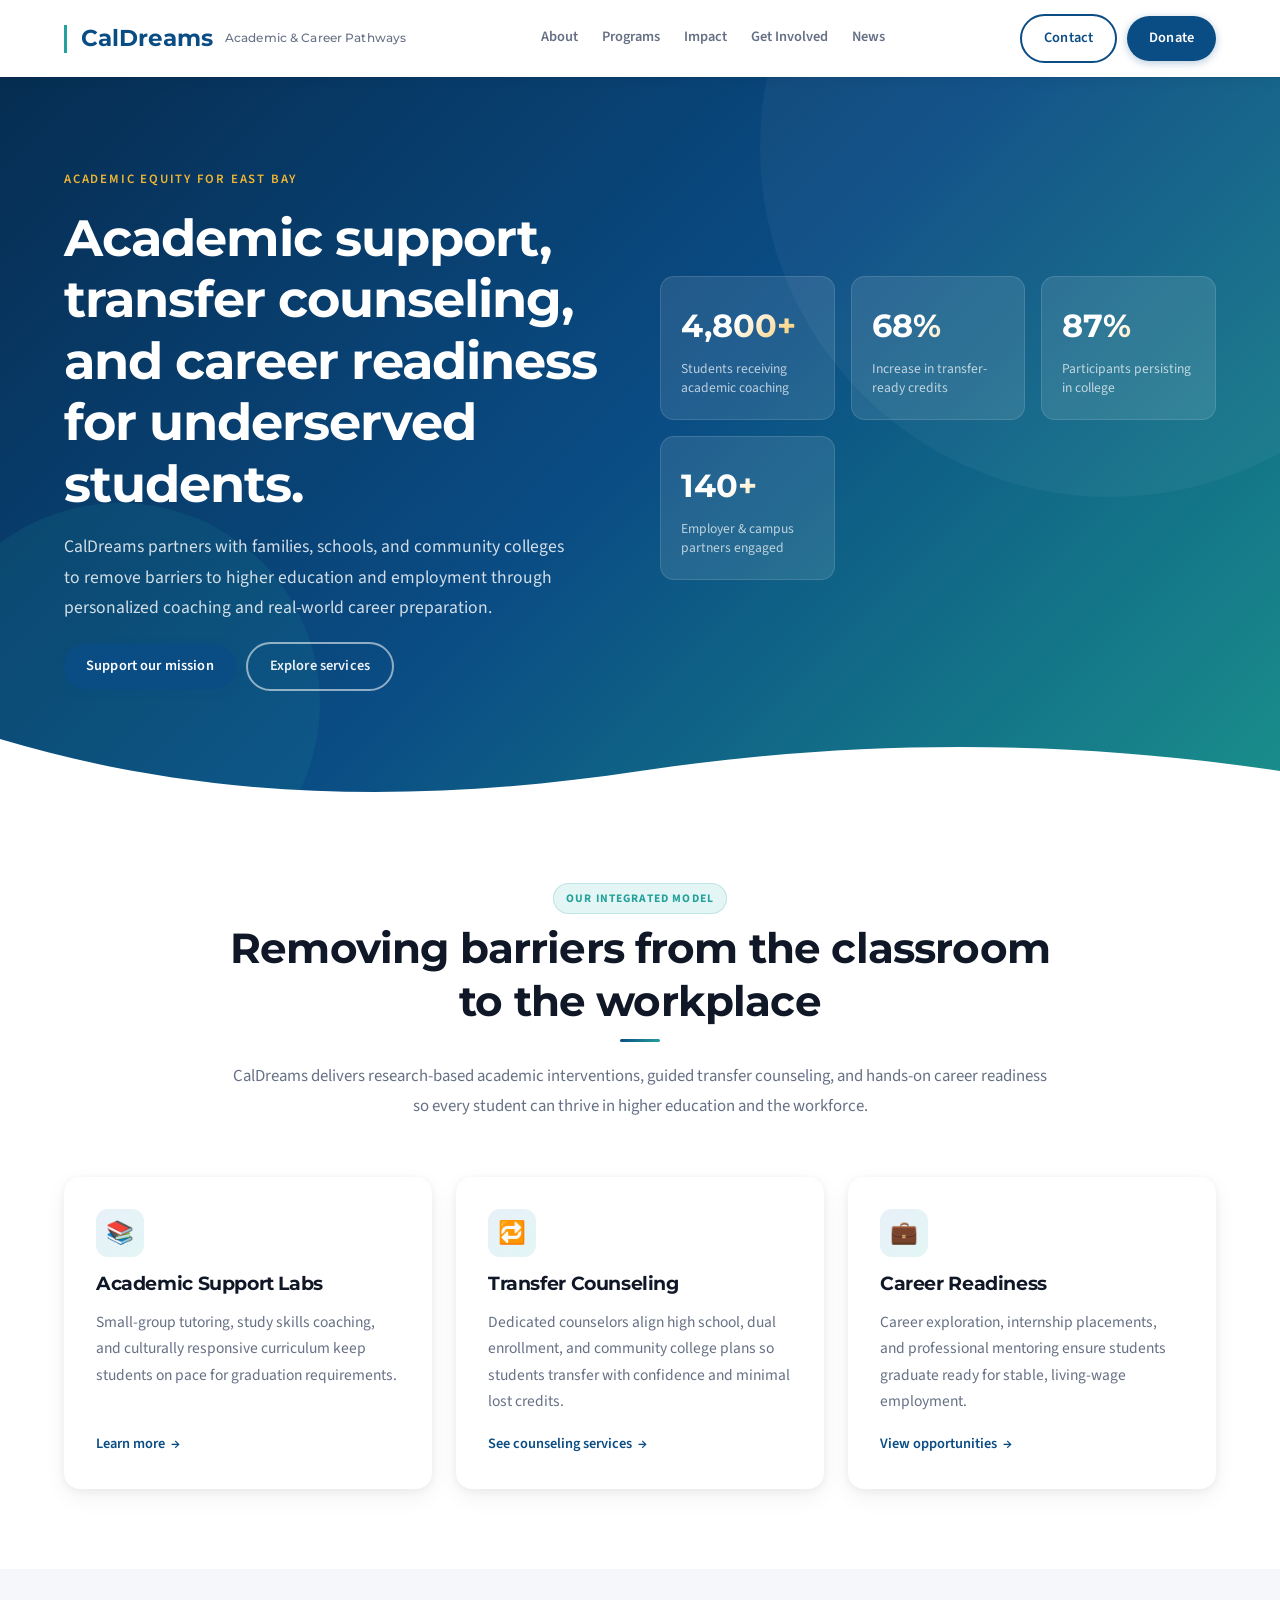
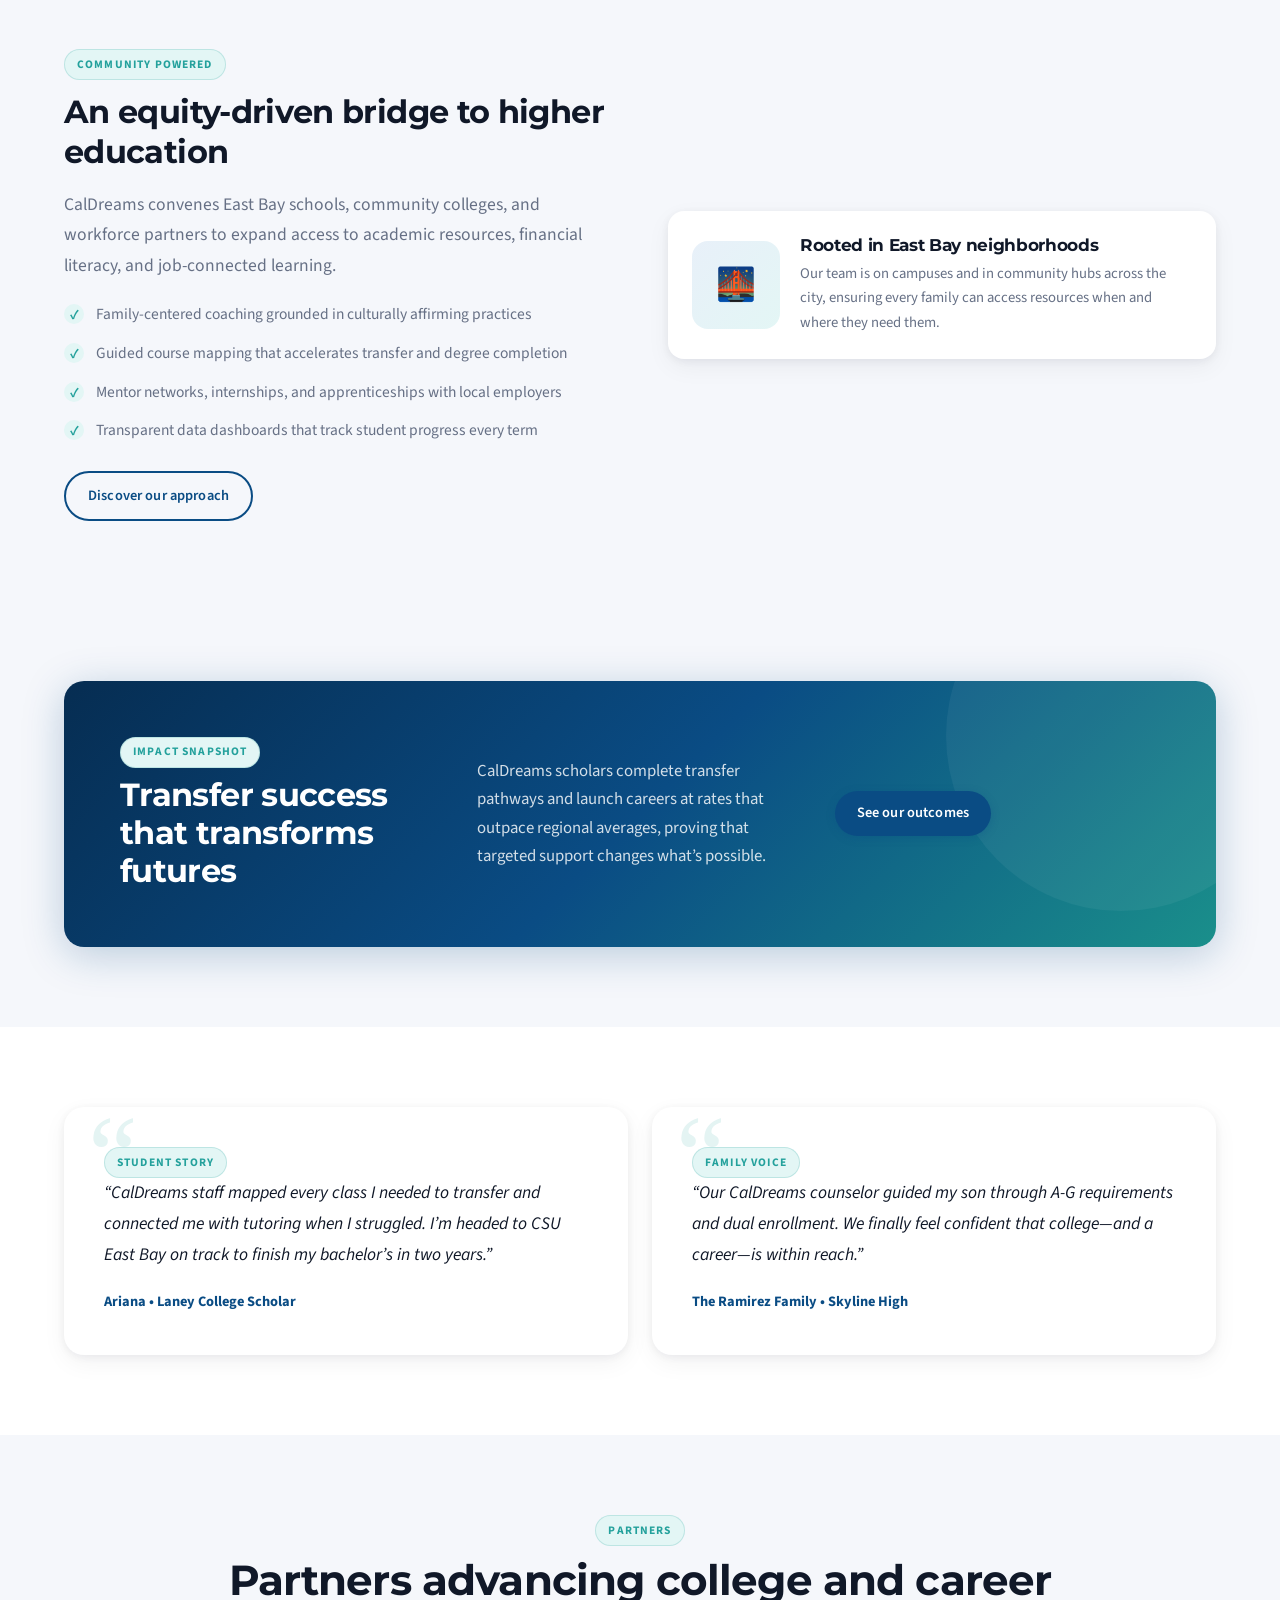
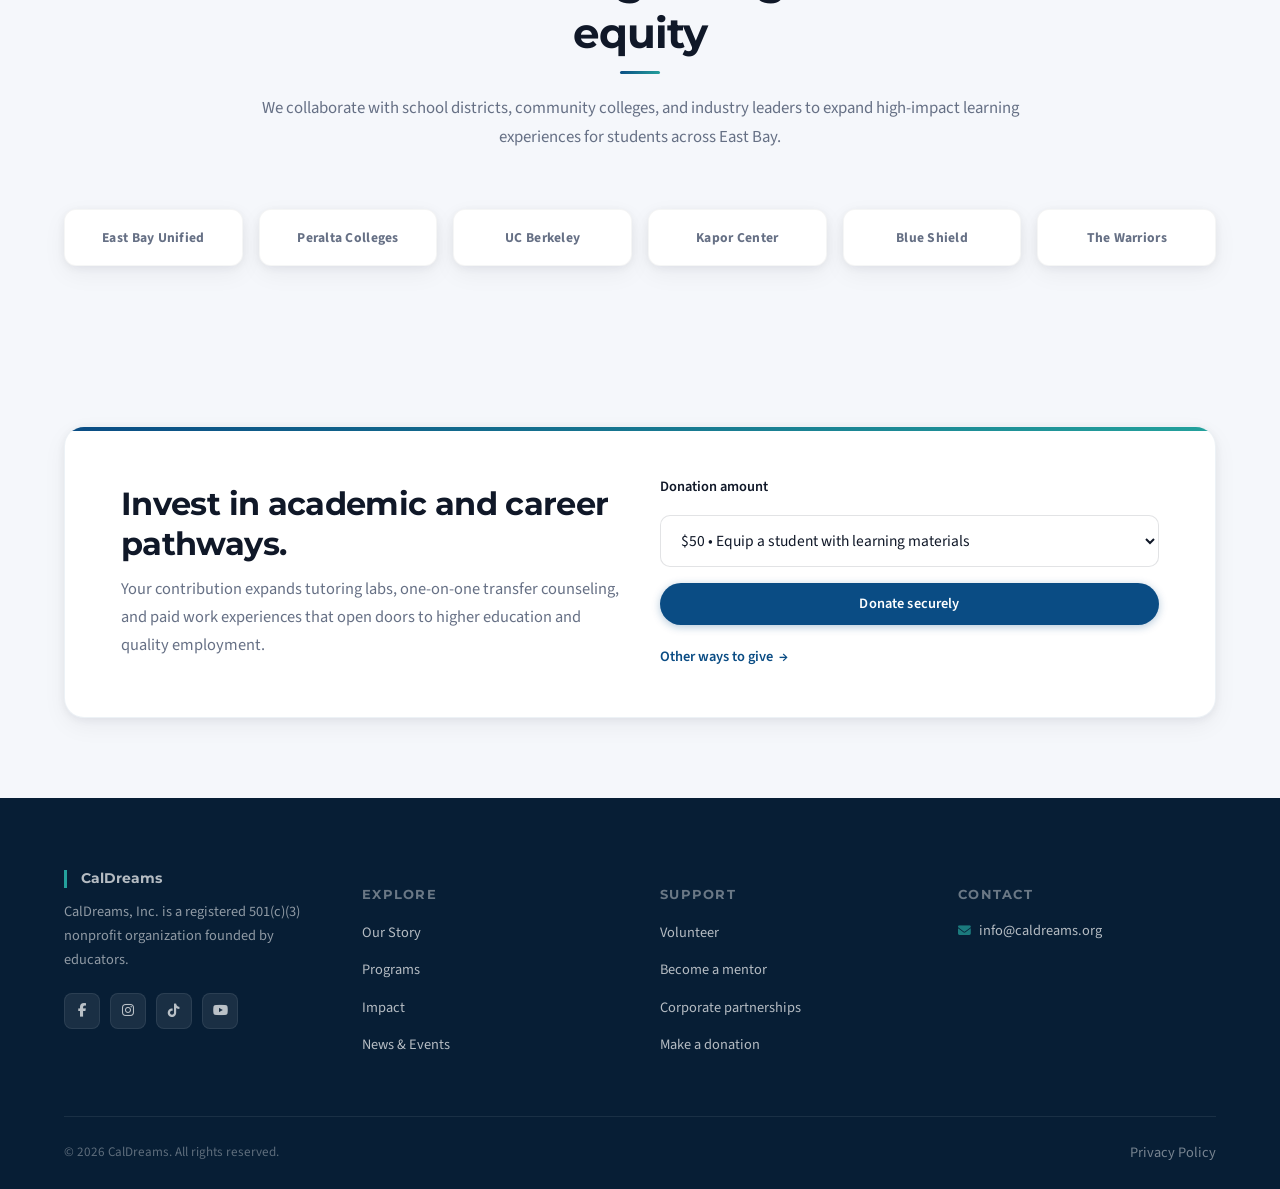
<file: index.html>
<!DOCTYPE html>
<html lang="en">

<head>
  <meta charset="UTF-8" />
  <meta name="viewport" content="width=device-width, initial-scale=1.0" />
  <title>CalDreams | Academic & Career Pathways for East Bay Students</title>
  <link rel="preconnect" href="https://fonts.googleapis.com" />
  <link rel="preconnect" href="https://fonts.gstatic.com" crossorigin />
  <link
    href="https://fonts.googleapis.com/css2?family=Montserrat:wght@600;700&family=Source+Sans+Pro:wght@400;600&display=swap"
    rel="stylesheet" />
  <link rel="stylesheet" href="https://cdnjs.cloudflare.com/ajax/libs/font-awesome/6.5.1/css/all.min.css" />
  <link rel="stylesheet" href="assets/css/styles.css" />
</head>

<body>
  <div class="scroll-progress" aria-hidden="true"></div>
  <header class="site-header">
    <div class="container">
      <nav class="nav" data-site-nav>
        <a class="nav__logo" href="index.html">
          CalDreams
          <span>Academic & Career Pathways</span>
        </a>
        <button class="nav__toggle" type="button" data-nav-toggle aria-label="Toggle navigation">
          <i class="fas fa-bars nav-icon-open"></i>
          <i class="fas fa-times nav-icon-close"></i>
        </button>
        <div class="nav__links">
          <a href="about.html">About</a>
          <a href="programs.html">Programs</a>
          <a href="impact.html">Impact</a>
          <a href="get-involved.html">Get Involved</a>
          <a href="news.html">News</a>
        </div>
        <div class="nav__cta">
          <a class="btn btn--outline" href="contact.html">Contact</a>
          <a class="btn btn--primary" href="#donate">Donate</a>
        </div>
      </nav>
    </div>
  </header>

  <main>
    <section class="hero">
      <div class="container">
        <div class="hero__content">
          <div>
            <!-- cms-field: hero_eyebrow -->
            <span class="hero__eyebrow">Academic equity for East Bay</span>
            <h1 class="hero__title">
              <!-- cms-field: hero_title -->
              Academic support, transfer counseling, and career readiness for underserved students.
            </h1>
            <p class="hero__lead">
              <!-- cms-field: hero_lead -->
              CalDreams partners with families, schools, and community colleges to remove barriers
              to higher education and employment through personalized coaching and real-world
              career preparation.
            </p>
            <div class="nav__cta">
              <a class="btn btn--primary" href="#donate">Support our mission</a>
              <a class="btn btn--outline" href="programs.html">Explore services</a>
            </div>
          </div>
          <div class="hero__stats">
            <article class="stat-card">
              <div class="stat-card__value">4,800+</div>
              <div class="stat-card__label">Students receiving academic coaching</div>
            </article>
            <article class="stat-card">
              <div class="stat-card__value">68%</div>
              <div class="stat-card__label">Increase in transfer-ready credits</div>
            </article>
            <article class="stat-card">
              <div class="stat-card__value">87%</div>
              <div class="stat-card__label">Participants persisting in college</div>
            </article>
            <article class="stat-card">
              <div class="stat-card__value">140+</div>
              <div class="stat-card__label">Employer & campus partners engaged</div>
            </article>
          </div>
        </div>
      </div>
      <div class="hero-wave" aria-hidden="true">
        <svg viewBox="0 0 1440 72" fill="none" preserveAspectRatio="none" xmlns="http://www.w3.org/2000/svg">
          <path d="M0,0 C240,72 480,72 720,36 C960,0 1200,0 1440,36 L1440,72 L0,72 Z" fill="#ffffff"/>
        </svg>
      </div>
    </section>

    <section class="section--white">
      <div class="container">
        <div class="section-heading">
          <span class="tag">Our Integrated Model</span>
          <h2>Removing barriers from the classroom to the workplace</h2>
          <p>
            CalDreams delivers research-based academic interventions, guided transfer counseling,
            and hands-on career readiness so every student can thrive in higher education and the
            workforce.
          </p>
        </div>
        <div class="grid grid--three" data-reveal>
          <article class="card">
            <div class="card__icon">📚</div>
            <h3 class="card__title">Academic Support Labs</h3>
            <p>
              Small-group tutoring, study skills coaching, and culturally responsive curriculum keep
              students on pace for graduation requirements.
            </p>
            <a class="card__link" href="programs.html#academic-support">Learn more</a>
          </article>
          <article class="card">
            <div class="card__icon">🔁</div>
            <h3 class="card__title">Transfer Counseling</h3>
            <p>
              Dedicated counselors align high school, dual enrollment, and community college plans so
              students transfer with confidence and minimal lost credits.
            </p>
            <a class="card__link" href="programs.html#transfer">See counseling services</a>
          </article>
          <article class="card">
            <div class="card__icon">💼</div>
            <h3 class="card__title">Career Readiness</h3>
            <p>
              Career exploration, internship placements, and professional mentoring ensure students
              graduate ready for stable, living-wage employment.
            </p>
            <a class="card__link" href="programs.html#career-readiness">View opportunities</a>
          </article>
        </div>
      </div>
    </section>

    <section>
      <div class="container feature" data-reveal>
        <div class="feature__content">
          <span class="tag">Community Powered</span>
          <h3>An equity-driven bridge to higher education</h3>
          <p class="lead">
            CalDreams convenes East Bay schools, community colleges, and workforce partners to expand
            access to academic resources, financial literacy, and job-connected learning.
          </p>
          <ul class="feature__list">
            <li>Family-centered coaching grounded in culturally affirming practices</li>
            <li>Guided course mapping that accelerates transfer and degree completion</li>
            <li>Mentor networks, internships, and apprenticeships with local employers</li>
            <li>Transparent data dashboards that track student progress every term</li>
          </ul>
          <a class="btn btn--outline" href="about.html">Discover our approach</a>
        </div>
        <div class="media-object">
          <div class="media-object__icon">🌉</div>
          <div class="media-object__content">
            <h3>Rooted in East Bay neighborhoods</h3>
            <p>
              Our team is on campuses and in community hubs across the city, ensuring every family
              can access resources when and where they need them.
            </p>
          </div>
        </div>
      </div>
    </section>

    <section>
      <div class="container">
        <div class="impact-highlight">
          <div>
            <span class="tag">Impact Snapshot</span>
            <h3>Transfer success that transforms futures</h3>
          </div>
          <p>
            CalDreams scholars complete transfer pathways and launch careers at rates that outpace
            regional averages, proving that targeted support changes what’s possible.
          </p>
          <a class="btn btn--primary" href="impact.html">See our outcomes</a>
        </div>
      </div>
    </section>

    <section class="section--white">
      <div class="container grid grid--two" data-reveal>
        <article class="testimonials">
          <div class="tag">Student Story</div>
          <p class="testimonials__quote">
            “CalDreams staff mapped every class I needed to transfer and connected me with tutoring
            when I struggled. I’m headed to CSU East Bay on track to finish my bachelor’s in two
            years.”
          </p>
          <div class="testimonials__author">Ariana • Laney College Scholar</div>
        </article>
        <article class="testimonials">
          <div class="tag">Family Voice</div>
          <p class="testimonials__quote">
            “Our CalDreams counselor guided my son through A-G requirements and dual enrollment. We
            finally feel confident that college—and a career—is within reach.”
          </p>
          <div class="testimonials__author">The Ramirez Family • Skyline High</div>
        </article>
      </div>
    </section>

    <section>
      <div class="container">
        <div class="section-heading">
          <span class="tag">Partners</span>
          <h2>Partners advancing college and career equity</h2>
          <p>
            We collaborate with school districts, community colleges, and industry leaders to expand
            high-impact learning experiences for students across East Bay.
          </p>
        </div>
        <div class="partners" data-reveal>
          <span>East Bay Unified</span>
          <span>Peralta Colleges</span>
          <span>UC Berkeley</span>
          <span>Kapor Center</span>
          <span>Blue Shield</span>
          <span>The Warriors</span>
        </div>
      </div>
    </section>

    <section id="donate">
      <div class="container">
        <div class="cta">
          <div>
            <h2 class="cta__title">Invest in academic and career pathways.</h2>
            <p class="cta__copy">
              Your contribution expands tutoring labs, one-on-one transfer counseling, and paid work
              experiences that open doors to higher education and quality employment.
            </p>
          </div>
          <div class="form">
            <label for="donation-amount">Donation amount</label>
            <select id="donation-amount" name="donation-amount">
              <option value="50">$50 • Equip a student with learning materials</option>
              <option value="100">$100 • Fund a transfer readiness workshop</option>
              <option value="250">$250 • Provide a month of academic coaching</option>
              <option value="500">$500 • Sponsor a paid internship stipend</option>
              <option value="1000">$1,000 • Back a cohort of transfer scholars</option>
            </select>
            <button class="btn btn--primary" type="button">Donate securely</button>
            <a class="card__link" href="get-involved.html#ways-to-give">Other ways to give</a>
          </div>
        </div>
      </div>
    </section>
  </main>

  <footer class="site-footer">
    <div class="container">
      <div class="site-footer__grid">
        <div>
          <a class="nav__logo" href="index.html">CalDreams</a>
          <p>
            CalDreams, Inc. is a registered 501(c)(3) nonprofit organization founded by educators.
          </p>
          <div class="footer-socials">
            <a href="https://www.facebook.com/caldreams.inc" aria-label="Follow on Facebook" target="_blank" rel="noopener"><i class="fab fa-facebook-f"></i></a>
            <a href="https://www.instagram.com/caldreams_edu/" aria-label="Follow on Instagram" target="_blank" rel="noopener"><i class="fab fa-instagram"></i></a>
            <a href="https://www.tiktok.com/@caldreams_edu" aria-label="Follow on TikTok" target="_blank" rel="noopener"><i class="fab fa-tiktok"></i></a>
            <a href="https://www.youtube.com/@CalDreams_Education" aria-label="Follow on YouTube" target="_blank" rel="noopener"><i class="fab fa-youtube"></i></a>
          </div>
        </div>
        <div>
          <h4>Explore</h4>
          <ul>
            <li><a href="about.html">Our Story</a></li>
            <li><a href="programs.html">Programs</a></li>
            <li><a href="impact.html">Impact</a></li>
            <li><a href="news.html">News & Events</a></li>
          </ul>
        </div>
        <div>
          <h4>Support</h4>
          <ul>
            <li><a href="get-involved.html#volunteer">Volunteer</a></li>
            <li><a href="get-involved.html#mentor">Become a mentor</a></li>
            <li><a href="get-involved.html#partner">Corporate partnerships</a></li>
            <li><a href="#donate">Make a donation</a></li>
          </ul>
        </div>
        <div>
          <h4>Contact</h4>
          <ul>
            <li class="site-footer__contact-item"><i class="fas fa-envelope"></i><a href="mailto:info@caldreams.org">info@caldreams.org</a></li>
          </ul>
        </div>
      </div>
      <div class="footer-bottom">
        <span>© <span id="year"></span> CalDreams. All rights reserved.</span>
        <a href="privacy.html">Privacy Policy</a>
      </div>
    </div>
  </footer>

  <button class="back-to-top" aria-label="Back to top"><i class="fas fa-arrow-up"></i></button>
  <script src="assets/js/main.js"></script>
  <script>
    document.getElementById("year").textContent = new Date().getFullYear();
  </script>
</body>

</html>
</file>
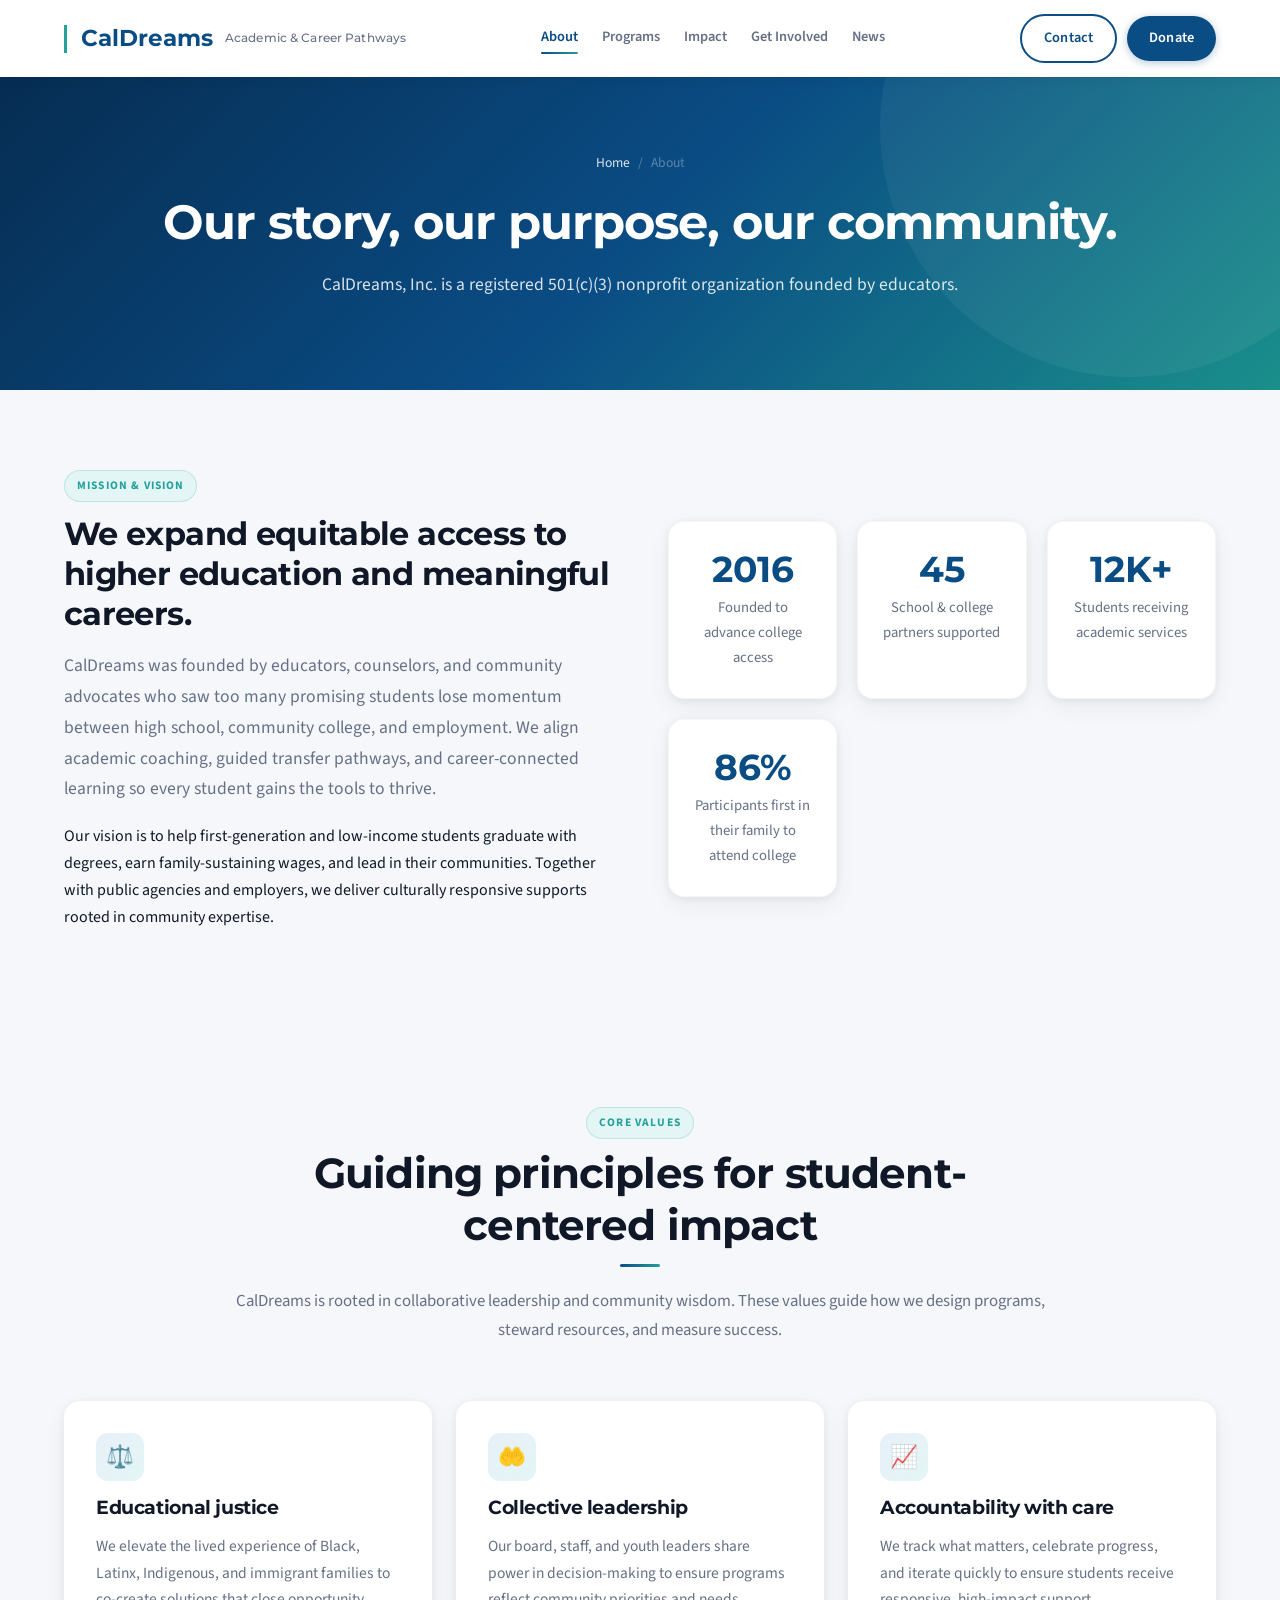
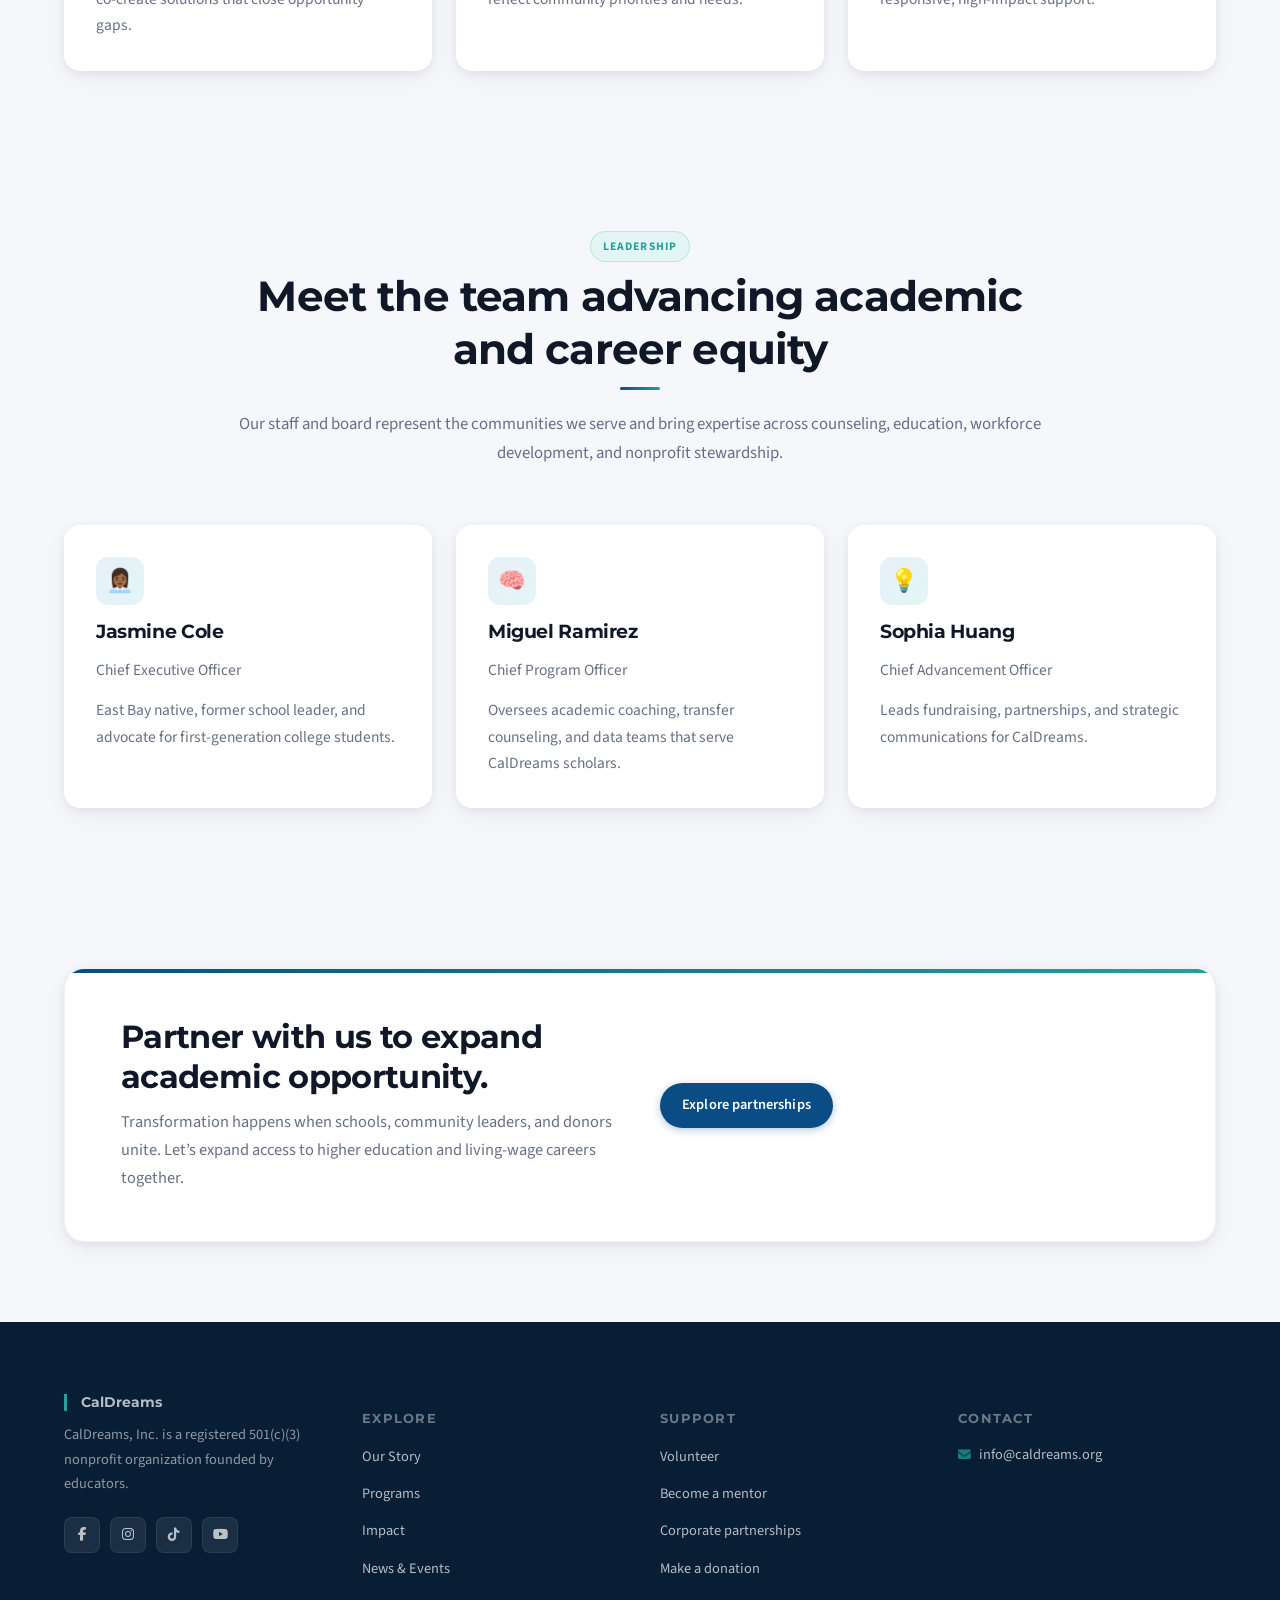
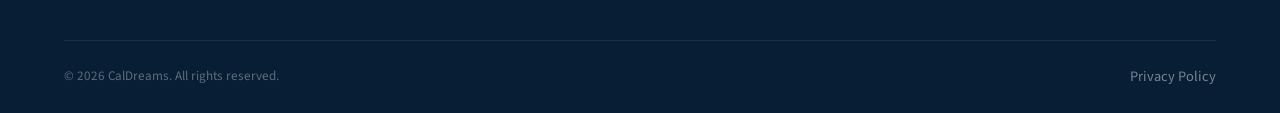
<file: about.html>
<!DOCTYPE html>
<html lang="en">

<head>
  <meta charset="UTF-8" />
  <meta name="viewport" content="width=device-width, initial-scale=1.0" />
  <title>About CalDreams | Mission, History, Leadership</title>
  <link rel="preconnect" href="https://fonts.googleapis.com" />
  <link rel="preconnect" href="https://fonts.gstatic.com" crossorigin />
  <link
    href="https://fonts.googleapis.com/css2?family=Montserrat:wght@600;700&family=Source+Sans+Pro:wght@400;600&display=swap"
    rel="stylesheet" />
  <link rel="stylesheet" href="https://cdnjs.cloudflare.com/ajax/libs/font-awesome/6.5.1/css/all.min.css" />
  <link rel="stylesheet" href="assets/css/styles.css" />
</head>

<body>
  <div class="scroll-progress" aria-hidden="true"></div>
  <header class="site-header">
    <div class="container">
      <nav class="nav" data-site-nav>
        <a class="nav__logo" href="index.html">
          CalDreams
          <span>Academic & Career Pathways</span>
        </a>
        <button class="nav__toggle" type="button" data-nav-toggle aria-label="Toggle navigation">
          <i class="fas fa-bars nav-icon-open"></i>
          <i class="fas fa-times nav-icon-close"></i>
        </button>
        <div class="nav__links">
          <a class="active" href="about.html">About</a>
          <a href="programs.html">Programs</a>
          <a href="impact.html">Impact</a>
          <a href="get-involved.html">Get Involved</a>
          <a href="news.html">News</a>
        </div>
        <div class="nav__cta">
          <a class="btn btn--outline" href="contact.html">Contact</a>
          <a class="btn btn--primary" href="index.html#donate">Donate</a>
        </div>
      </nav>
    </div>
  </header>

  <main>
    <section class="page-hero">
      <div class="container">
        <nav class="breadcrumb" aria-label="Breadcrumb">
          <a href="index.html">Home</a>
          <span>/</span>
          <span>About</span>
        </nav>
        <h1>Our story, our purpose, our community.</h1>
        <p class="lead" style="color: rgba(255, 255, 255, 0.85)">
          CalDreams, Inc. is a registered 501(c)(3) nonprofit organization founded by educators.
        </p>
      </div>
    </section>

    <section>
      <div class="container feature">
        <div class="feature__content">
          <span class="tag">Mission & Vision</span>
          <h3>We expand equitable access to higher education and meaningful careers.</h3>
          <p class="lead">
            CalDreams was founded by educators, counselors, and community advocates who saw too many
            promising students lose momentum between high school, community college, and
            employment. We align academic coaching, guided transfer pathways, and career-connected
            learning so every student gains the tools to thrive.
          </p>
          <p>
            Our vision is to help first-generation and low-income students graduate with
            degrees, earn family-sustaining wages, and lead in their communities. Together with
            public agencies and employers, we deliver culturally responsive supports rooted in
            community expertise.
          </p>
        </div>
        <div class="stats-grid">
          <div class="stats-grid__item">
            <div class="stats-grid__value">2016</div>
            <div class="text-muted">Founded to advance college access</div>
          </div>
          <div class="stats-grid__item">
            <div class="stats-grid__value">45</div>
            <div class="text-muted">School & college partners supported</div>
          </div>
          <div class="stats-grid__item">
            <div class="stats-grid__value">12K+</div>
            <div class="text-muted">Students receiving academic services</div>
          </div>
          <div class="stats-grid__item">
            <div class="stats-grid__value">86%</div>
            <div class="text-muted">Participants first in their family to attend college</div>
          </div>
        </div>
      </div>
    </section>

    <section>
      <div class="container">
        <div class="section-heading">
          <span class="tag">Core Values</span>
          <h2>Guiding principles for student-centered impact</h2>
          <p>
            CalDreams is rooted in collaborative leadership and community wisdom. These values guide
            how we design programs, steward resources, and measure success.
          </p>
        </div>
        <div class="grid grid--three">
          <article class="card">
            <div class="card__icon">⚖️</div>
            <h3 class="card__title">Educational justice</h3>
            <p>
              We elevate the lived experience of Black, Latinx, Indigenous, and immigrant families
              to co-create solutions that close opportunity gaps.
            </p>
          </article>
          <article class="card">
            <div class="card__icon">🤲</div>
            <h3 class="card__title">Collective leadership</h3>
            <p>
              Our board, staff, and youth leaders share power in decision-making to ensure programs
              reflect community priorities and needs.
            </p>
          </article>
          <article class="card">
            <div class="card__icon">📈</div>
            <h3 class="card__title">Accountability with care</h3>
            <p>
              We track what matters, celebrate progress, and iterate quickly to ensure students
              receive responsive, high-impact support.
            </p>
          </article>
        </div>
      </div>
    </section>

    <section>
      <div class="container">
        <div class="section-heading">
          <span class="tag">Leadership</span>
          <h2>Meet the team advancing academic and career equity</h2>
          <p>
            Our staff and board represent the communities we serve and bring expertise across
            counseling, education, workforce development, and nonprofit stewardship.
          </p>
        </div>
        <div class="grid grid--three">
          <article class="card">
            <div class="card__icon">👩🏾‍💼</div>
            <h3 class="card__title">Jasmine Cole</h3>
            <p>Chief Executive Officer</p>
            <p class="text-muted">
              East Bay native, former school leader, and advocate for first-generation college
              students.
            </p>
          </article>
          <article class="card">
            <div class="card__icon">🧠</div>
            <h3 class="card__title">Miguel Ramirez</h3>
            <p>Chief Program Officer</p>
            <p class="text-muted">
              Oversees academic coaching, transfer counseling, and data teams that serve CalDreams
              scholars.
            </p>
          </article>
          <article class="card">
            <div class="card__icon">💡</div>
            <h3 class="card__title">Sophia Huang</h3>
            <p>Chief Advancement Officer</p>
            <p class="text-muted">
              Leads fundraising, partnerships, and strategic communications for CalDreams.
            </p>
          </article>
        </div>
      </div>
    </section>

    <section>
      <div class="container">
        <div class="cta">
          <div>
            <h2 class="cta__title">Partner with us to expand academic opportunity.</h2>
            <p class="cta__copy">
              Transformation happens when schools, community leaders, and donors unite. Let’s expand
              access to higher education and living-wage careers together.
            </p>
          </div>
          <div>
            <a class="btn btn--primary" href="get-involved.html">Explore partnerships</a>
          </div>
        </div>
      </div>
    </section>
  </main>

  <footer class="site-footer">
    <div class="container">
      <div class="site-footer__grid">
        <div>
          <a class="nav__logo" href="index.html">CalDreams</a>
          <p>
            CalDreams, Inc. is a registered 501(c)(3) nonprofit organization founded by educators.
          </p>
          <div class="footer-socials">
            <a href="https://www.facebook.com/caldreams.inc" aria-label="Follow on Facebook" target="_blank" rel="noopener"><i class="fab fa-facebook-f"></i></a>
            <a href="https://www.instagram.com/caldreams_edu/" aria-label="Follow on Instagram" target="_blank" rel="noopener"><i class="fab fa-instagram"></i></a>
            <a href="https://www.tiktok.com/@caldreams_edu" aria-label="Follow on TikTok" target="_blank" rel="noopener"><i class="fab fa-tiktok"></i></a>
            <a href="https://www.youtube.com/@CalDreams_Education" aria-label="Follow on YouTube" target="_blank" rel="noopener"><i class="fab fa-youtube"></i></a>
          </div>
        </div>
        <div>
          <h4>Explore</h4>
          <ul>
            <li><a href="about.html">Our Story</a></li>
            <li><a href="programs.html">Programs</a></li>
            <li><a href="impact.html">Impact</a></li>
            <li><a href="news.html">News & Events</a></li>
          </ul>
        </div>
        <div>
          <h4>Support</h4>
          <ul>
            <li><a href="get-involved.html#volunteer">Volunteer</a></li>
            <li><a href="get-involved.html#mentor">Become a mentor</a></li>
            <li><a href="get-involved.html#partner">Corporate partnerships</a></li>
            <li><a href="index.html#donate">Make a donation</a></li>
          </ul>
        </div>
        <div>
          <h4>Contact</h4>
          <ul>
            <li class="site-footer__contact-item"><i class="fas fa-envelope"></i><a href="mailto:info@caldreams.org">info@caldreams.org</a></li>
          </ul>
        </div>
      </div>
      <div class="footer-bottom">
        <span>© <span id="year"></span> CalDreams. All rights reserved.</span>
        <a href="privacy.html">Privacy Policy</a>
      </div>
    </div>
  </footer>

  <button class="back-to-top" aria-label="Back to top"><i class="fas fa-arrow-up"></i></button>
  <script src="assets/js/main.js"></script>
  <script>
    document.getElementById("year").textContent = new Date().getFullYear();
  </script>
</body>

</html>
</file>
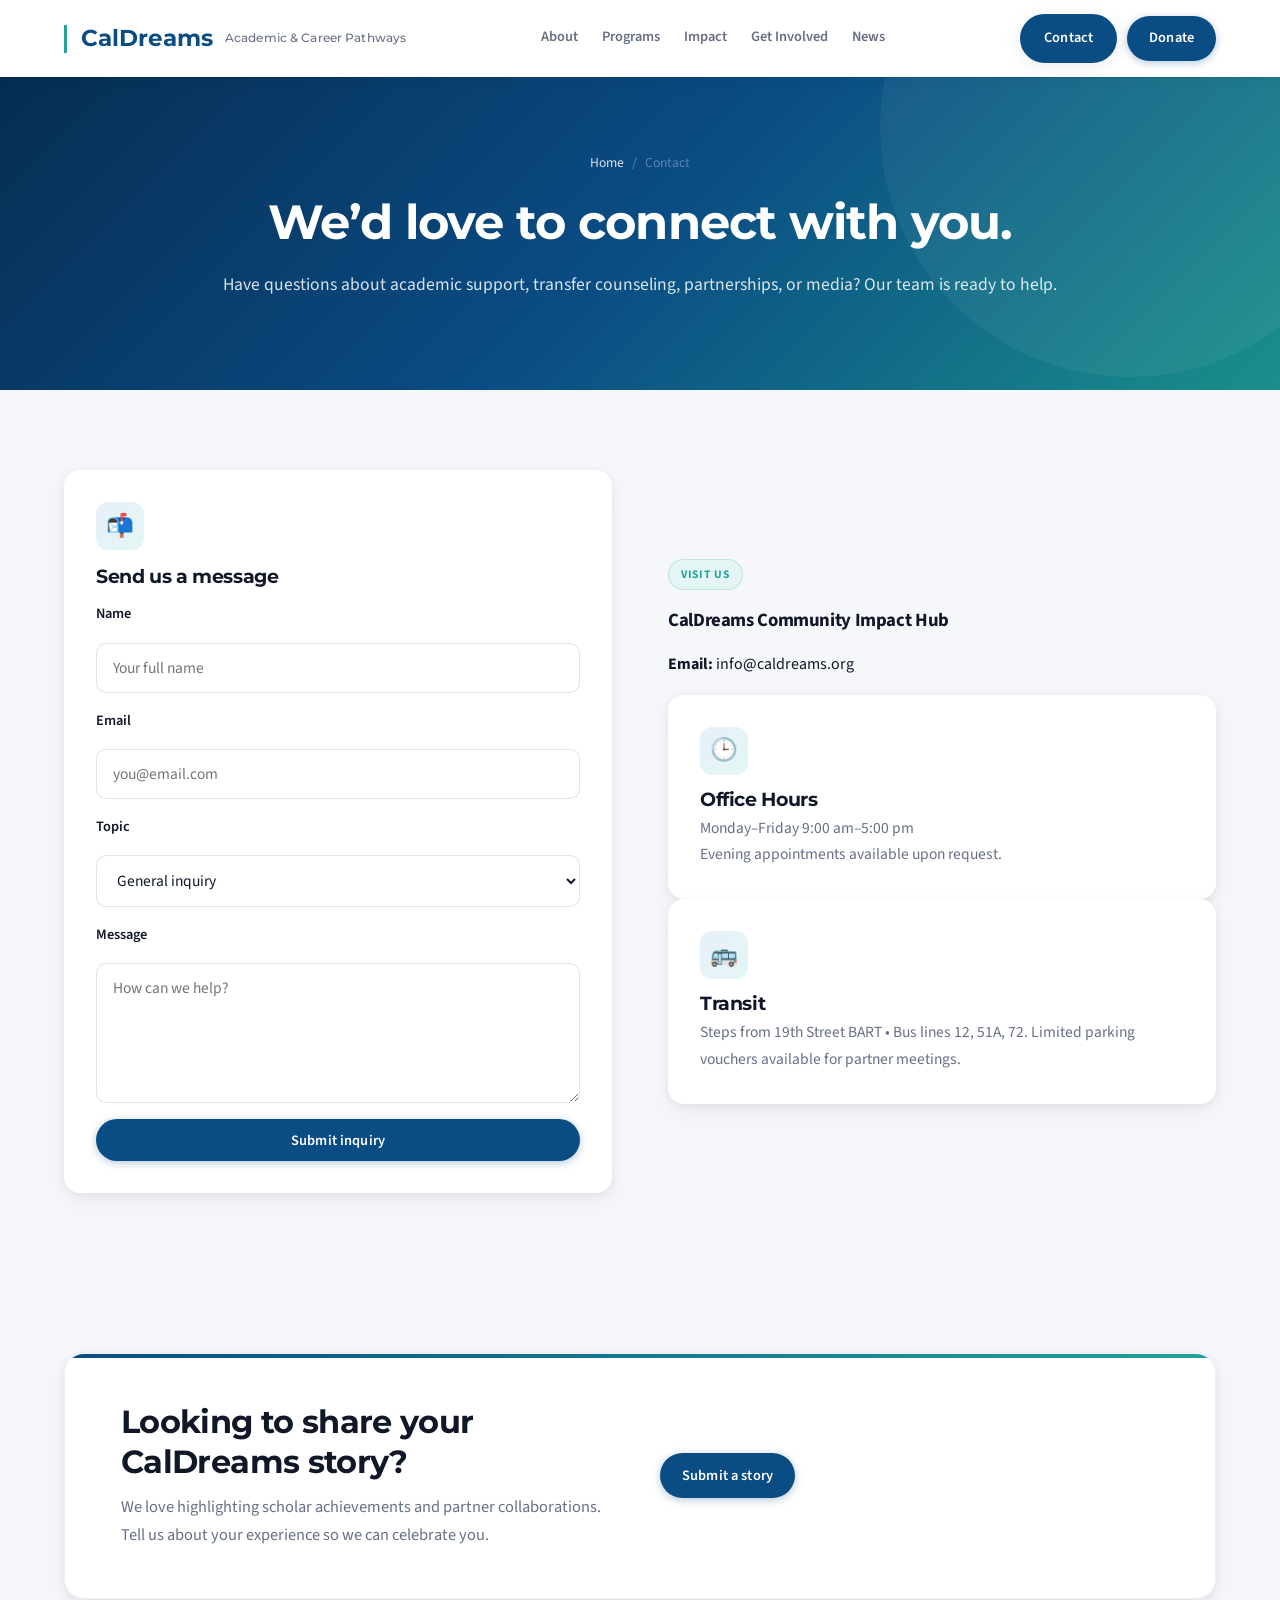
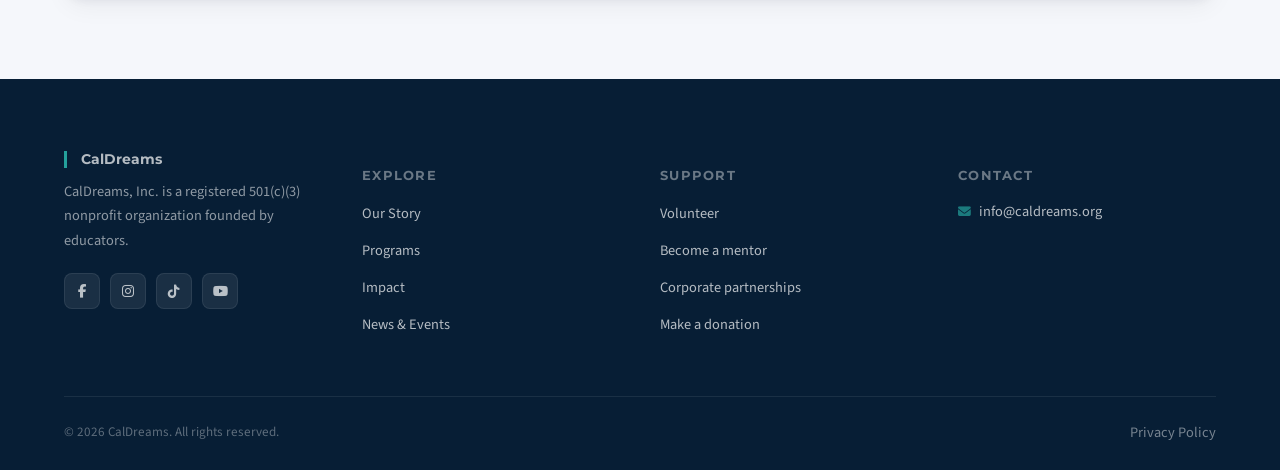
<file: contact.html>
<!DOCTYPE html>
<html lang="en">

<head>
  <meta charset="UTF-8" />
  <meta name="viewport" content="width=device-width, initial-scale=1.0" />
  <title>Contact CalDreams | Let's Connect</title>
  <link rel="preconnect" href="https://fonts.googleapis.com" />
  <link rel="preconnect" href="https://fonts.gstatic.com" crossorigin />
  <link
    href="https://fonts.googleapis.com/css2?family=Montserrat:wght@600;700&family=Source+Sans+Pro:wght@400;600&display=swap"
    rel="stylesheet" />
  <link rel="stylesheet" href="https://cdnjs.cloudflare.com/ajax/libs/font-awesome/6.5.1/css/all.min.css" />
  <link rel="stylesheet" href="assets/css/styles.css" />
</head>

<body>
  <div class="scroll-progress" aria-hidden="true"></div>
  <header class="site-header">
    <div class="container">
      <nav class="nav" data-site-nav>
        <a class="nav__logo" href="index.html">
          CalDreams
          <span>Academic & Career Pathways</span>
        </a>
        <button class="nav__toggle" type="button" data-nav-toggle aria-label="Toggle navigation">
          <i class="fas fa-bars nav-icon-open"></i>
          <i class="fas fa-times nav-icon-close"></i>
        </button>
        <div class="nav__links">
          <a href="about.html">About</a>
          <a href="programs.html">Programs</a>
          <a href="impact.html">Impact</a>
          <a href="get-involved.html">Get Involved</a>
          <a href="news.html">News</a>
        </div>
        <div class="nav__cta">
          <a class="btn btn--outline active" href="contact.html">Contact</a>
          <a class="btn btn--primary" href="index.html#donate">Donate</a>
        </div>
      </nav>
    </div>
  </header>

  <main>
    <section class="page-hero">
      <div class="container">
        <nav class="breadcrumb" aria-label="Breadcrumb">
          <a href="index.html">Home</a>
          <span>/</span>
          <span>Contact</span>
        </nav>
        <h1>We’d love to connect with you.</h1>
        <p class="lead" style="color: rgba(255, 255, 255, 0.85)">
          Have questions about academic support, transfer counseling, partnerships, or media? Our
          team is ready to help.
        </p>
      </div>
    </section>

    <section>
      <div class="container feature">
        <div class="card">
          <div class="card__icon">📬</div>
          <h3 class="card__title">Send us a message</h3>
          <form class="form">
            <label for="name">Name</label>
            <input id="name" type="text" placeholder="Your full name" />

            <label for="email">Email</label>
            <input id="email" type="email" placeholder="you@email.com" />

            <label for="topic">Topic</label>
            <select id="topic">
              <option>General inquiry</option>
              <option>Programs & services</option>
              <option>Volunteer or mentor</option>
              <option>Partnerships & sponsorships</option>
              <option>Media request</option>
            </select>

            <label for="message">Message</label>
            <textarea id="message" placeholder="How can we help?"></textarea>

            <button class="btn btn--primary" type="button">Submit inquiry</button>
          </form>
        </div>
        <div>
          <span class="tag">Visit Us</span>
          <h3>CalDreams Community Impact Hub</h3>
          <p>
            <!-- 300 Lakeside Drive, Suite 600<br />
              Oakland, CA 94612 -->
          </p>
          <p>
            <strong>Email:</strong> <a href="mailto:info@caldreams.org">info@caldreams.org</a>
          </p>
          <div class="card" style="gap: 0.75rem">
            <div class="card__icon">🕒</div>
            <div>
              <h3 class="card__title" style="margin-bottom: 0.25rem">Office Hours</h3>
              <p class="text-muted">
                Monday–Friday 9:00 am–5:00 pm<br />
                Evening appointments available upon request.
              </p>
            </div>
          </div>
          <div class="card" style="gap: 0.75rem">
            <div class="card__icon">🚌</div>
            <div>
              <h3 class="card__title" style="margin-bottom: 0.25rem">Transit</h3>
              <p class="text-muted">
                Steps from 19th Street BART • Bus lines 12, 51A, 72. Limited parking vouchers
                available for partner meetings.
              </p>
            </div>
          </div>
        </div>
      </div>
    </section>

    <section>
      <div class="container">
        <div class="cta">
          <div>
            <h2 class="cta__title">Looking to share your CalDreams story?</h2>
            <p class="cta__copy">
              We love highlighting scholar achievements and partner collaborations. Tell us about
              your experience so we can celebrate you.
            </p>
          </div>
          <div>
            <a class="btn btn--primary" href="news.html">Submit a story</a>
          </div>
        </div>
      </div>
    </section>
  </main>

  <footer class="site-footer">
    <div class="container">
      <div class="site-footer__grid">
        <div>
          <a class="nav__logo" href="index.html">CalDreams</a>
          <p>
            CalDreams, Inc. is a registered 501(c)(3) nonprofit organization founded by educators.
          </p>
          <div class="footer-socials">
            <a href="https://www.facebook.com/caldreams.inc" aria-label="Follow on Facebook" target="_blank" rel="noopener"><i class="fab fa-facebook-f"></i></a>
            <a href="https://www.instagram.com/caldreams_edu/" aria-label="Follow on Instagram" target="_blank" rel="noopener"><i class="fab fa-instagram"></i></a>
            <a href="https://www.tiktok.com/@caldreams_edu" aria-label="Follow on TikTok" target="_blank" rel="noopener"><i class="fab fa-tiktok"></i></a>
            <a href="https://www.youtube.com/@CalDreams_Education" aria-label="Follow on YouTube" target="_blank" rel="noopener"><i class="fab fa-youtube"></i></a>
          </div>
        </div>
        <div>
          <h4>Explore</h4>
          <ul>
            <li><a href="about.html">Our Story</a></li>
            <li><a href="programs.html">Programs</a></li>
            <li><a href="impact.html">Impact</a></li>
            <li><a href="news.html">News & Events</a></li>
          </ul>
        </div>
        <div>
          <h4>Support</h4>
          <ul>
            <li><a href="get-involved.html#volunteer">Volunteer</a></li>
            <li><a href="get-involved.html#mentor">Become a mentor</a></li>
            <li><a href="get-involved.html#partner">Corporate partnerships</a></li>
            <li><a href="index.html#donate">Make a donation</a></li>
          </ul>
        </div>
        <div>
          <h4>Contact</h4>
          <ul>
            <li class="site-footer__contact-item"><i class="fas fa-envelope"></i><a href="mailto:info@caldreams.org">info@caldreams.org</a></li>
          </ul>
        </div>
      </div>
      <div class="footer-bottom">
        <span>© <span id="year"></span> CalDreams. All rights reserved.</span>
        <a href="privacy.html">Privacy Policy</a>
      </div>
    </div>
  </footer>

  <button class="back-to-top" aria-label="Back to top"><i class="fas fa-arrow-up"></i></button>
  <script src="assets/js/main.js"></script>
  <script>
    document.getElementById("year").textContent = new Date().getFullYear();
  </script>
</body>

</html>
</file>
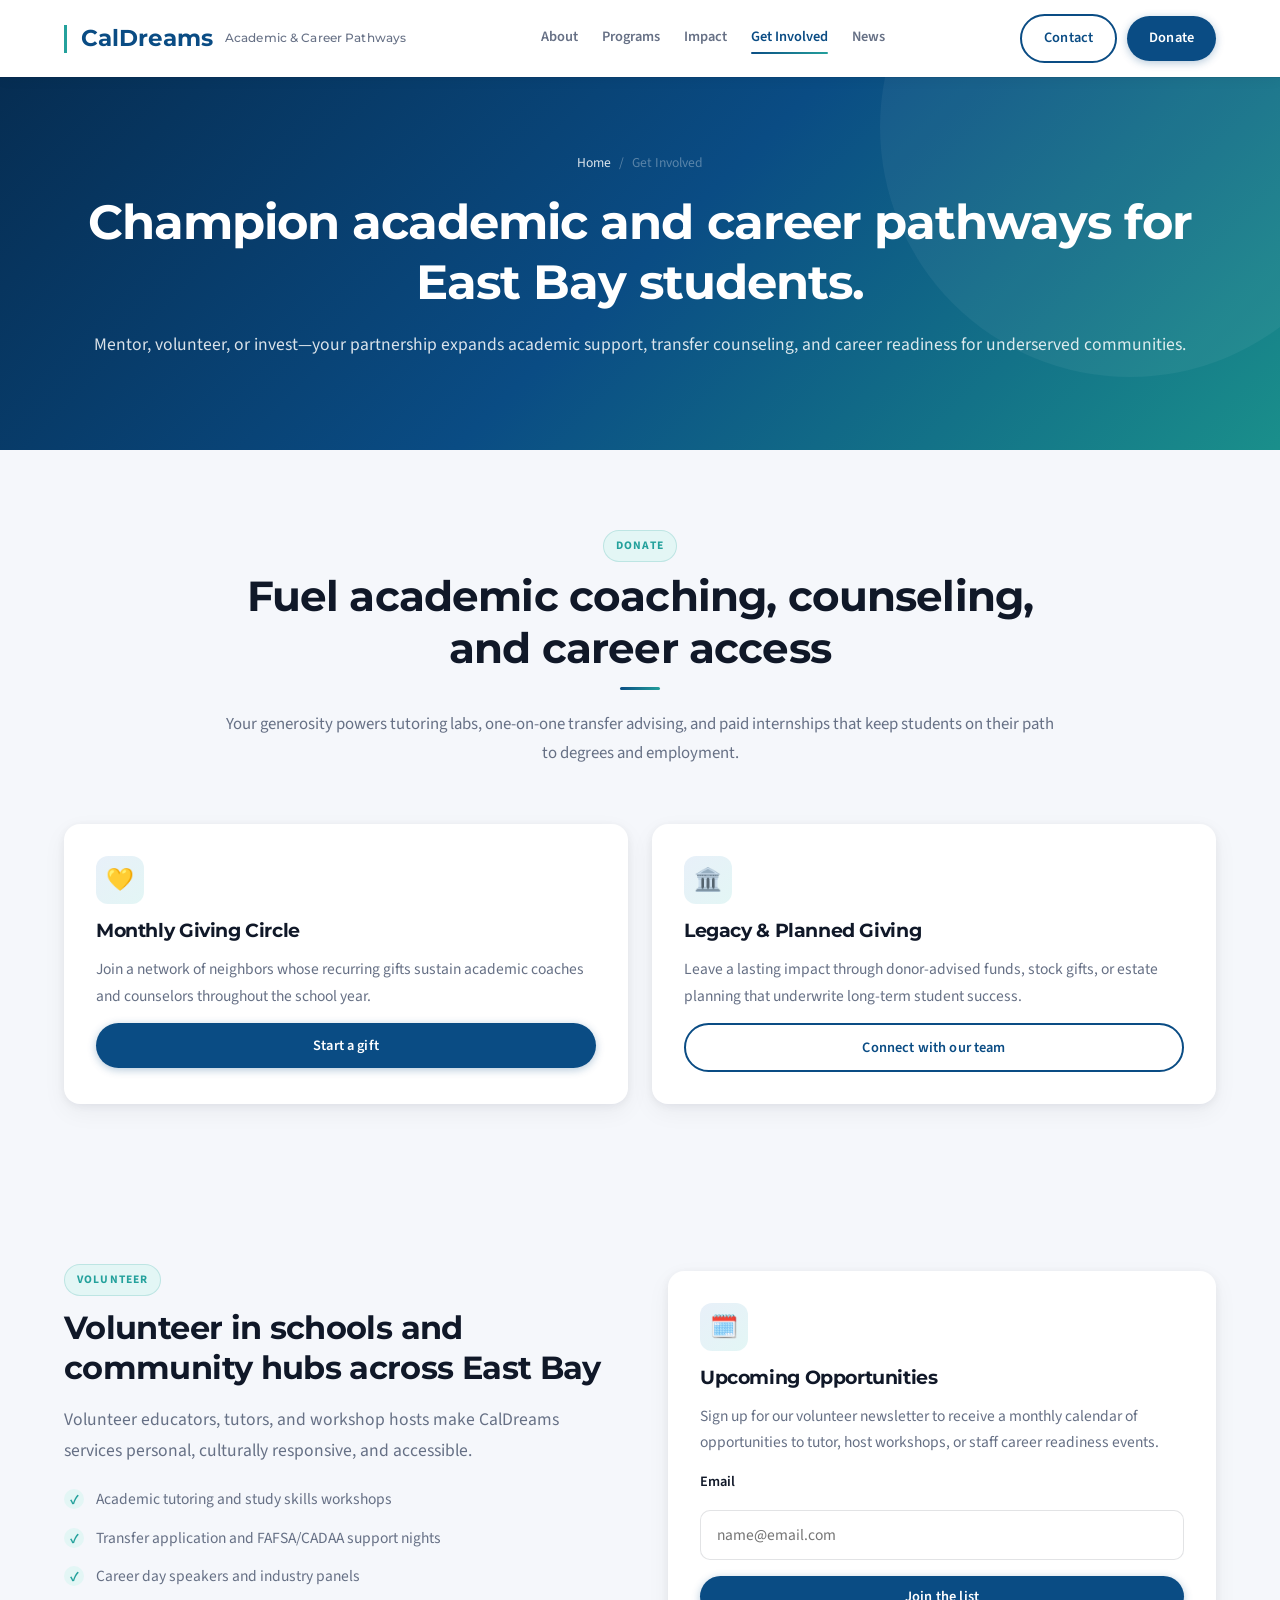
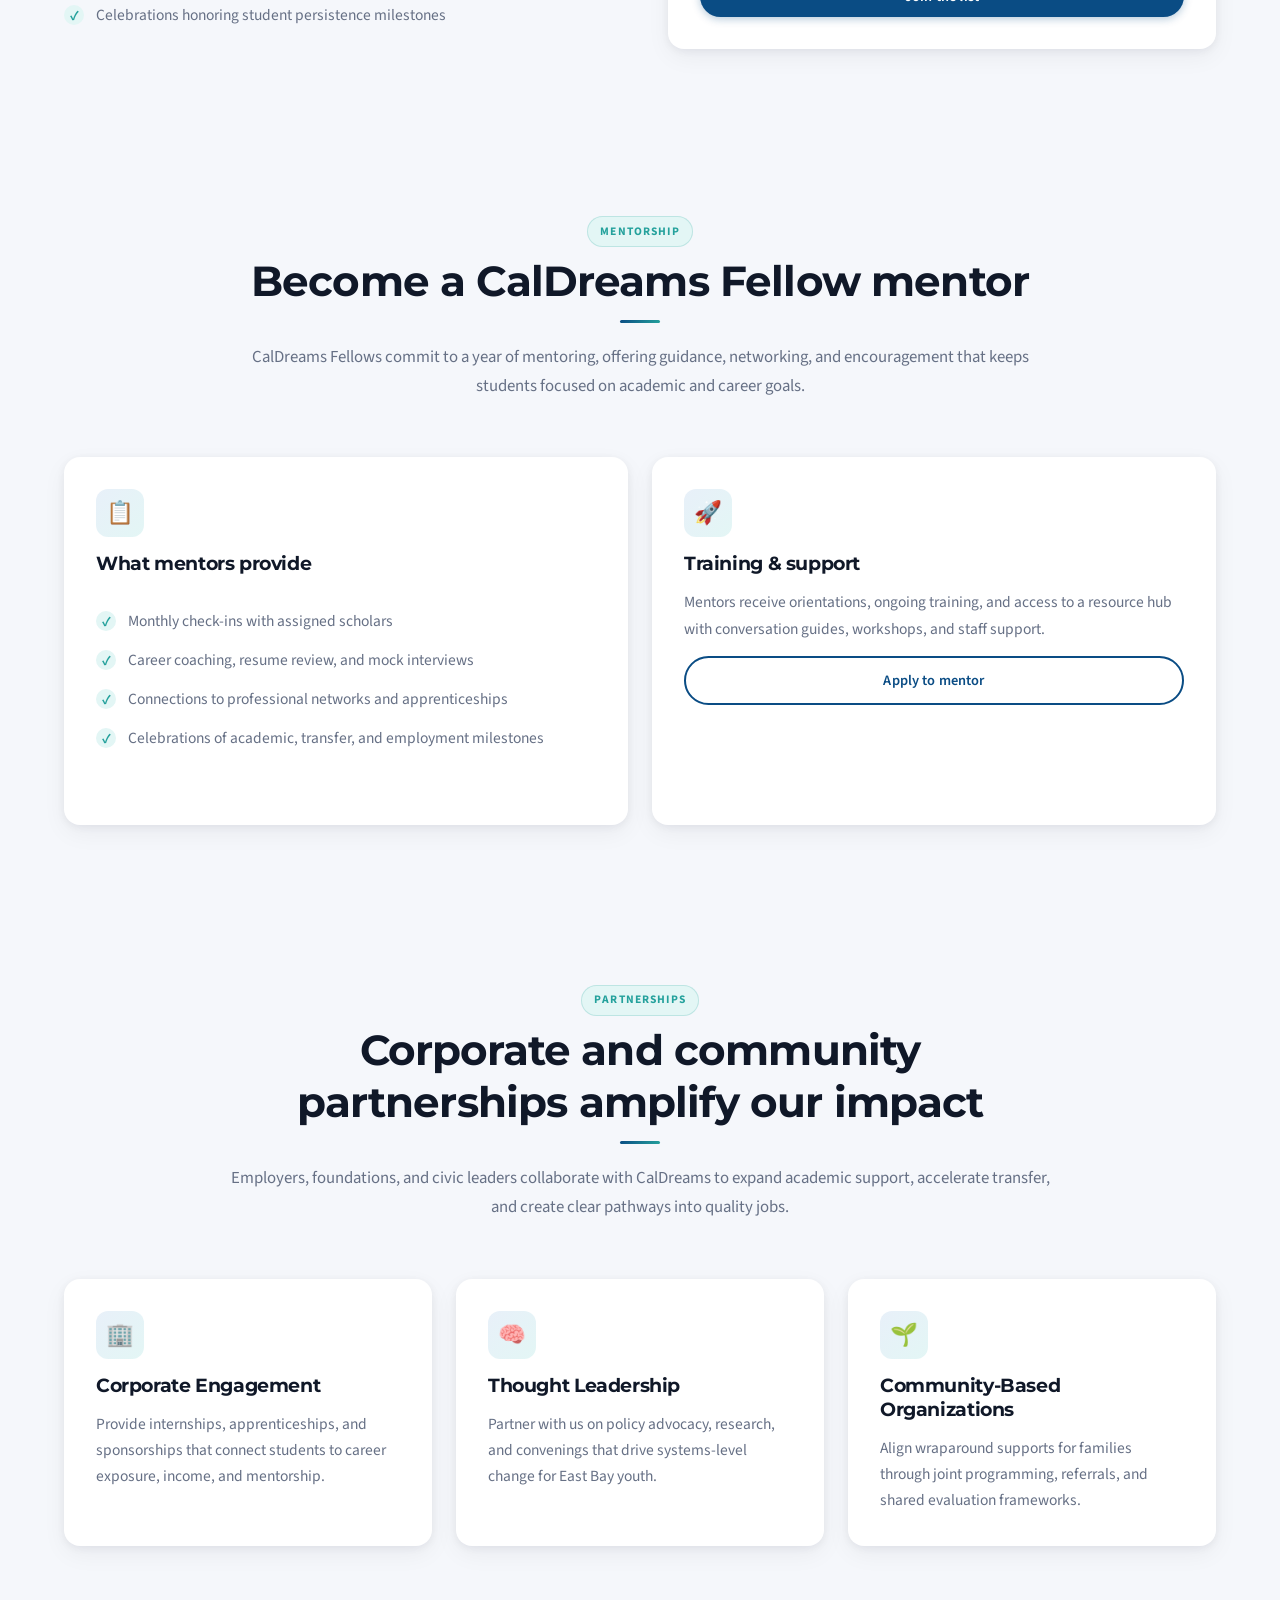
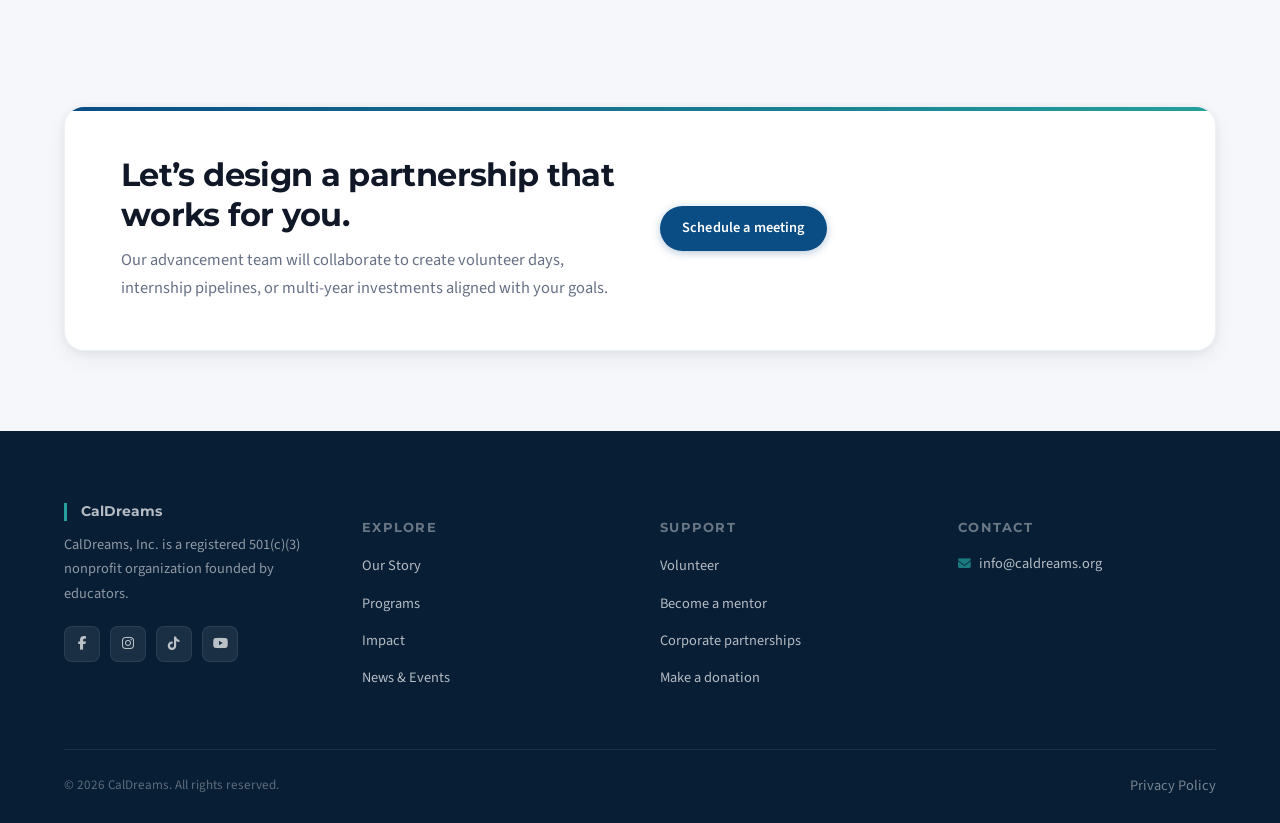
<file: get-involved.html>
<!DOCTYPE html>
<html lang="en">

<head>
  <meta charset="UTF-8" />
  <meta name="viewport" content="width=device-width, initial-scale=1.0" />
  <title>Get Involved | Support CalDreams Students</title>
  <link rel="preconnect" href="https://fonts.googleapis.com" />
  <link rel="preconnect" href="https://fonts.gstatic.com" crossorigin />
  <link
    href="https://fonts.googleapis.com/css2?family=Montserrat:wght@600;700&family=Source+Sans+Pro:wght@400;600&display=swap"
    rel="stylesheet" />
  <link rel="stylesheet" href="https://cdnjs.cloudflare.com/ajax/libs/font-awesome/6.5.1/css/all.min.css" />
  <link rel="stylesheet" href="assets/css/styles.css" />
</head>

<body>
  <div class="scroll-progress" aria-hidden="true"></div>
  <header class="site-header">
    <div class="container">
      <nav class="nav" data-site-nav>
        <a class="nav__logo" href="index.html">
          CalDreams
          <span>Academic & Career Pathways</span>
        </a>
        <button class="nav__toggle" type="button" data-nav-toggle aria-label="Toggle navigation">
          <i class="fas fa-bars nav-icon-open"></i>
          <i class="fas fa-times nav-icon-close"></i>
        </button>
        <div class="nav__links">
          <a href="about.html">About</a>
          <a href="programs.html">Programs</a>
          <a href="impact.html">Impact</a>
          <a class="active" href="get-involved.html">Get Involved</a>
          <a href="news.html">News</a>
        </div>
        <div class="nav__cta">
          <a class="btn btn--outline" href="contact.html">Contact</a>
          <a class="btn btn--primary" href="index.html#donate">Donate</a>
        </div>
      </nav>
    </div>
  </header>

  <main>
    <section class="page-hero">
      <div class="container">
        <nav class="breadcrumb" aria-label="Breadcrumb">
          <a href="index.html">Home</a>
          <span>/</span>
          <span>Get Involved</span>
        </nav>
        <h1>Champion academic and career pathways for East Bay students.</h1>
        <p class="lead" style="color: rgba(255, 255, 255, 0.85)">
          Mentor, volunteer, or invest—your partnership expands academic support, transfer
          counseling, and career readiness for underserved communities.
        </p>
      </div>
    </section>

    <section id="ways-to-give">
      <div class="container">
        <div class="section-heading">
          <span class="tag">Donate</span>
          <h2>Fuel academic coaching, counseling, and career access</h2>
          <p>
            Your generosity powers tutoring labs, one-on-one transfer advising, and paid internships
            that keep students on their path to degrees and employment.
          </p>
        </div>
        <div class="grid grid--two">
          <article class="card">
            <div class="card__icon">💛</div>
            <h3 class="card__title">Monthly Giving Circle</h3>
            <p>
              Join a network of neighbors whose recurring gifts sustain academic coaches and
              counselors throughout the school year.
            </p>
            <a class="btn btn--primary" href="index.html#donate">Start a gift</a>
          </article>
          <article class="card">
            <div class="card__icon">🏛️</div>
            <h3 class="card__title">Legacy & Planned Giving</h3>
            <p>
              Leave a lasting impact through donor-advised funds, stock gifts, or estate planning
              that underwrite long-term student success.
            </p>
            <a class="btn btn--outline" href="contact.html">Connect with our team</a>
          </article>
        </div>
      </div>
    </section>

    <section id="volunteer">
      <div class="container feature">
        <div class="feature__content">
          <span class="tag">Volunteer</span>
          <h3>Volunteer in schools and community hubs across East Bay</h3>
          <p class="lead">
            Volunteer educators, tutors, and workshop hosts make CalDreams services personal,
            culturally responsive, and accessible.
          </p>
          <ul class="feature__list">
            <li>Academic tutoring and study skills workshops</li>
            <li>Transfer application and FAFSA/CADAA support nights</li>
            <li>Career day speakers and industry panels</li>
            <li>Celebrations honoring student persistence milestones</li>
          </ul>
        </div>
        <div class="card">
          <div class="card__icon">🗓️</div>
          <h3 class="card__title">Upcoming Opportunities</h3>
          <p>
            Sign up for our volunteer newsletter to receive a monthly calendar of opportunities to
            tutor, host workshops, or staff career readiness events.
          </p>
          <form class="form">
            <label for="volunteer-email">Email</label>
            <input id="volunteer-email" type="email" placeholder="name@email.com" />
            <button class="btn btn--primary" type="button">Join the list</button>
          </form>
        </div>
      </div>
    </section>

    <section id="mentor">
      <div class="container">
        <div class="section-heading">
          <span class="tag">Mentorship</span>
          <h2>Become a CalDreams Fellow mentor</h2>
          <p>
            CalDreams Fellows commit to a year of mentoring, offering guidance, networking, and
            encouragement that keeps students focused on academic and career goals.
          </p>
        </div>
        <div class="grid grid--two">
          <article class="card">
            <div class="card__icon">📋</div>
            <h3 class="card__title">What mentors provide</h3>
            <ul class="feature__list">
              <li>Monthly check-ins with assigned scholars</li>
              <li>Career coaching, resume review, and mock interviews</li>
              <li>Connections to professional networks and apprenticeships</li>
              <li>Celebrations of academic, transfer, and employment milestones</li>
            </ul>
          </article>
          <article class="card">
            <div class="card__icon">🚀</div>
            <h3 class="card__title">Training & support</h3>
            <p>
              Mentors receive orientations, ongoing training, and access to a resource hub with
              conversation guides, workshops, and staff support.
            </p>
            <a class="btn btn--outline" href="contact.html">Apply to mentor</a>
          </article>
        </div>
      </div>
    </section>

    <section id="partner">
      <div class="container">
        <div class="section-heading">
          <span class="tag">Partnerships</span>
          <h2>Corporate and community partnerships amplify our impact</h2>
          <p>
            Employers, foundations, and civic leaders collaborate with CalDreams to expand academic
            support, accelerate transfer, and create clear pathways into quality jobs.
          </p>
        </div>
        <div class="grid grid--three">
          <article class="card">
            <div class="card__icon">🏢</div>
            <h3 class="card__title">Corporate Engagement</h3>
            <p>
              Provide internships, apprenticeships, and sponsorships that connect students to
              career exposure, income, and mentorship.
            </p>
          </article>
          <article class="card">
            <div class="card__icon">🧠</div>
            <h3 class="card__title">Thought Leadership</h3>
            <p>
              Partner with us on policy advocacy, research, and convenings that drive systems-level
              change for East Bay youth.
            </p>
          </article>
          <article class="card">
            <div class="card__icon">🌱</div>
            <h3 class="card__title">Community-Based Organizations</h3>
            <p>
              Align wraparound supports for families through joint programming, referrals, and
              shared evaluation frameworks.
            </p>
          </article>
        </div>
      </div>
    </section>

    <section>
      <div class="container">
        <div class="cta">
          <div>
            <h2 class="cta__title">Let’s design a partnership that works for you.</h2>
            <p class="cta__copy">
              Our advancement team will collaborate to create volunteer days, internship pipelines,
              or multi-year investments aligned with your goals.
            </p>
          </div>
          <div>
            <a class="btn btn--primary" href="contact.html">Schedule a meeting</a>
          </div>
        </div>
      </div>
    </section>
  </main>

  <footer class="site-footer">
    <div class="container">
      <div class="site-footer__grid">
        <div>
          <a class="nav__logo" href="index.html">CalDreams</a>
          <p>
            CalDreams, Inc. is a registered 501(c)(3) nonprofit organization founded by educators.
          </p>
          <div class="footer-socials">
            <a href="https://www.facebook.com/caldreams.inc" aria-label="Follow on Facebook" target="_blank" rel="noopener"><i class="fab fa-facebook-f"></i></a>
            <a href="https://www.instagram.com/caldreams_edu/" aria-label="Follow on Instagram" target="_blank" rel="noopener"><i class="fab fa-instagram"></i></a>
            <a href="https://www.tiktok.com/@caldreams_edu" aria-label="Follow on TikTok" target="_blank" rel="noopener"><i class="fab fa-tiktok"></i></a>
            <a href="https://www.youtube.com/@CalDreams_Education" aria-label="Follow on YouTube" target="_blank" rel="noopener"><i class="fab fa-youtube"></i></a>
          </div>
        </div>
        <div>
          <h4>Explore</h4>
          <ul>
            <li><a href="about.html">Our Story</a></li>
            <li><a href="programs.html">Programs</a></li>
            <li><a href="impact.html">Impact</a></li>
            <li><a href="news.html">News & Events</a></li>
          </ul>
        </div>
        <div>
          <h4>Support</h4>
          <ul>
            <li><a href="get-involved.html#volunteer">Volunteer</a></li>
            <li><a href="get-involved.html#mentor">Become a mentor</a></li>
            <li><a href="get-involved.html#partner">Corporate partnerships</a></li>
            <li><a href="index.html#donate">Make a donation</a></li>
          </ul>
        </div>
        <div>
          <h4>Contact</h4>
          <ul>
            <li class="site-footer__contact-item"><i class="fas fa-envelope"></i><a href="mailto:info@caldreams.org">info@caldreams.org</a></li>
          </ul>
        </div>
      </div>
      <div class="footer-bottom">
        <span>© <span id="year"></span> CalDreams. All rights reserved.</span>
        <a href="privacy.html">Privacy Policy</a>
      </div>
    </div>
  </footer>

  <button class="back-to-top" aria-label="Back to top"><i class="fas fa-arrow-up"></i></button>
  <script src="assets/js/main.js"></script>
  <script>
    document.getElementById("year").textContent = new Date().getFullYear();
  </script>
</body>

</html>
</file>
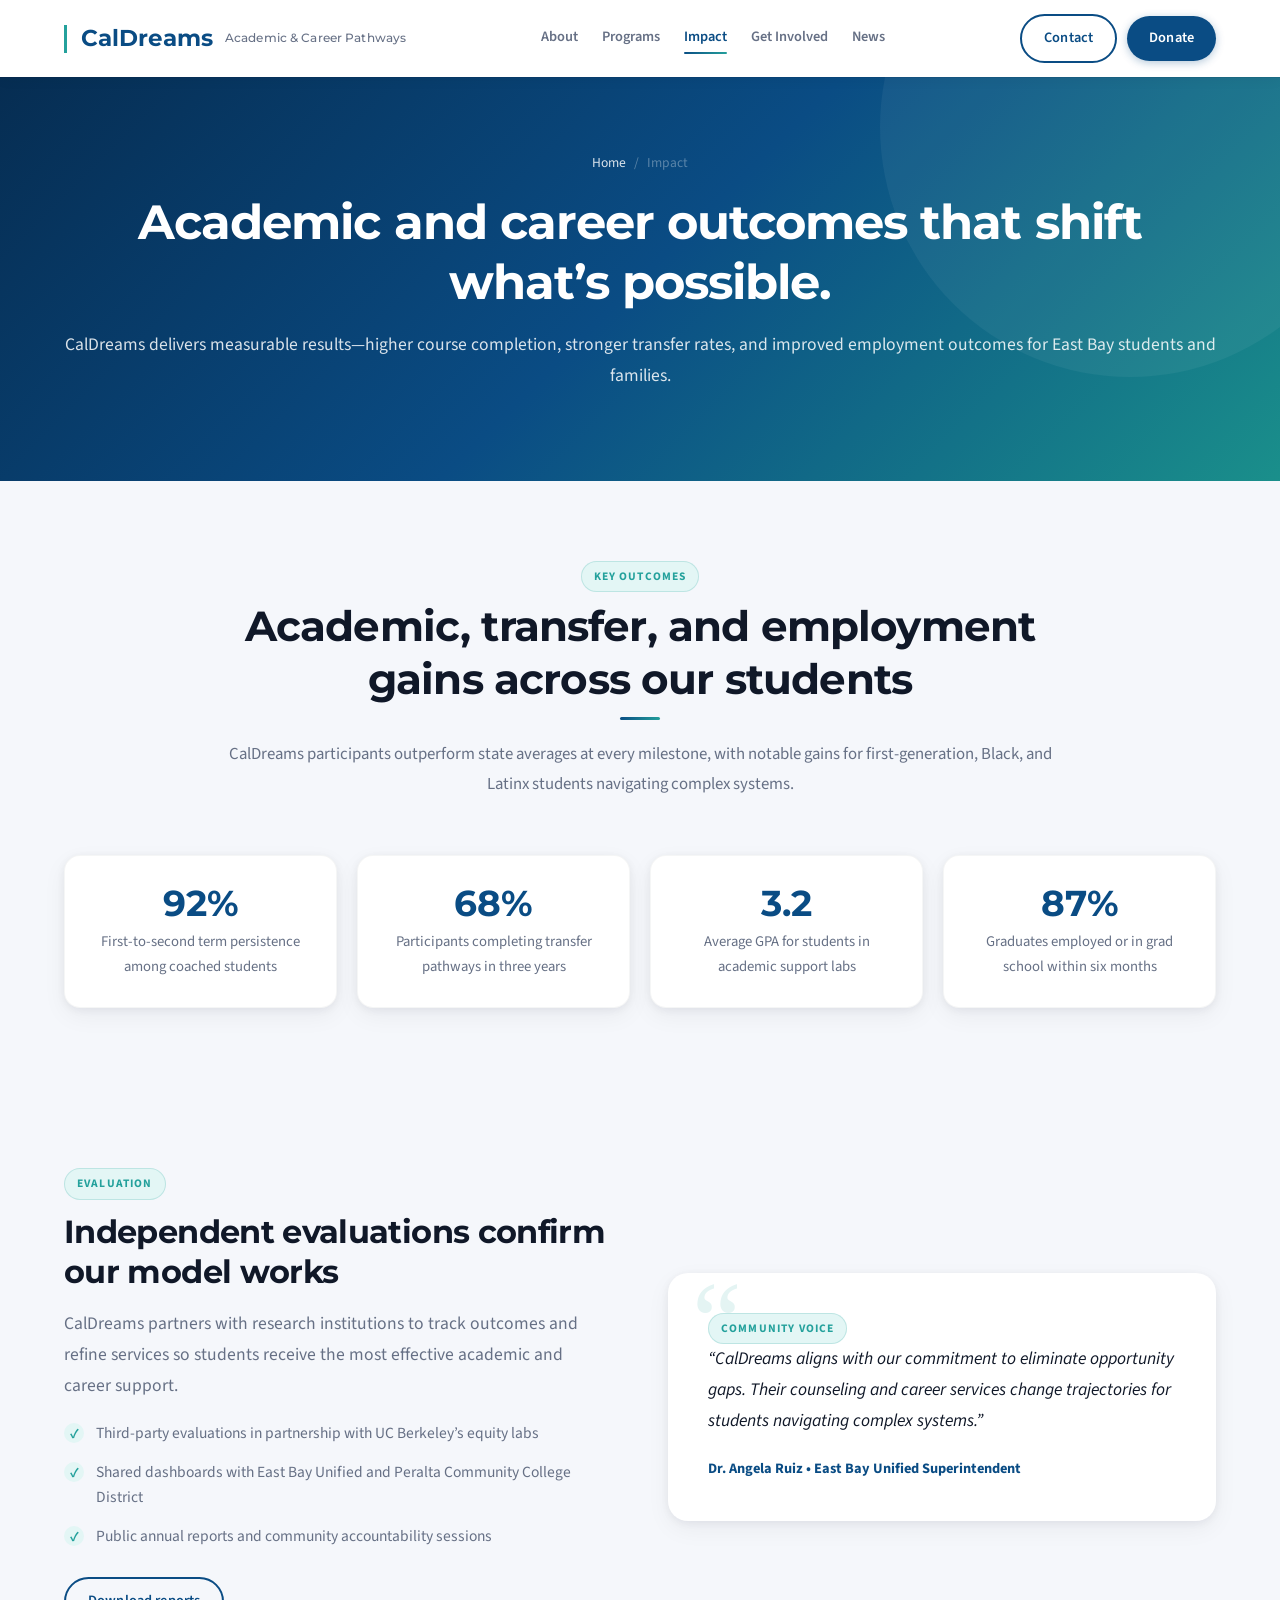
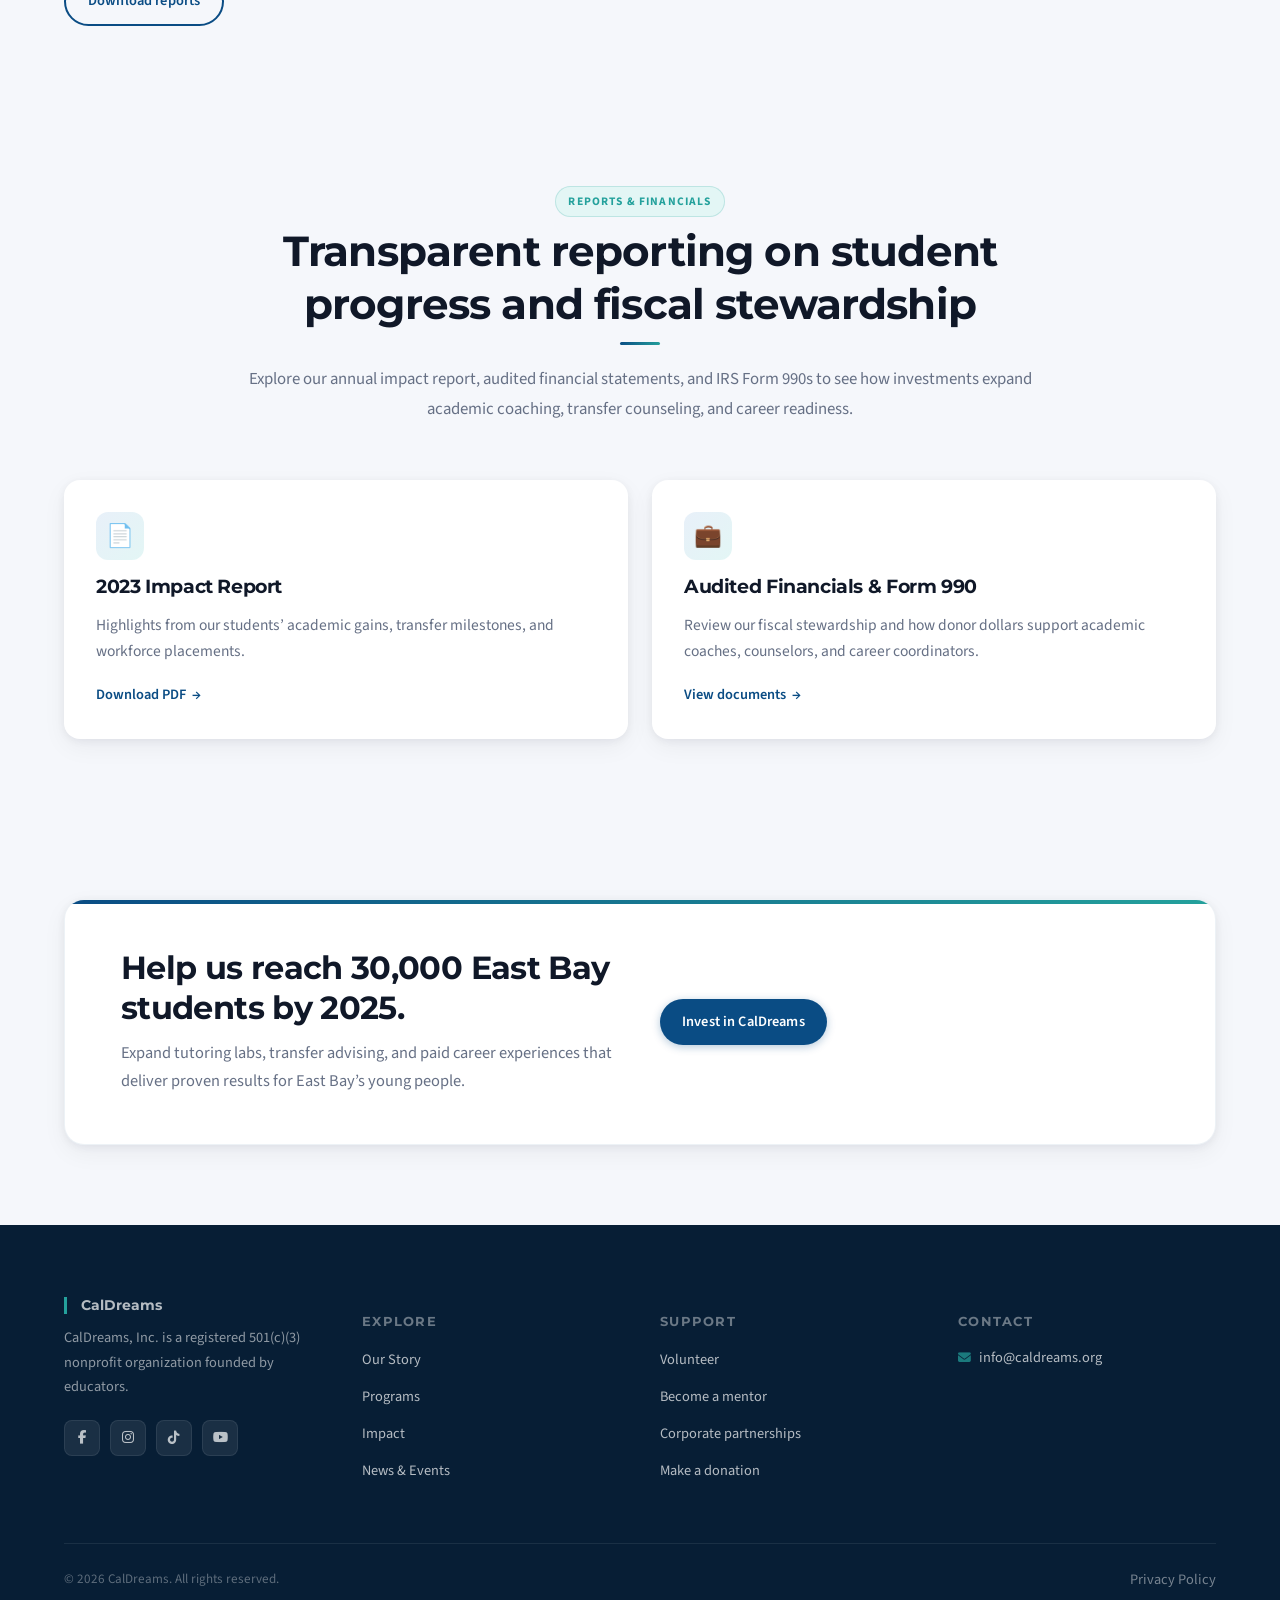
<file: impact.html>
<!DOCTYPE html>
<html lang="en">

<head>
  <meta charset="UTF-8" />
  <meta name="viewport" content="width=device-width, initial-scale=1.0" />
  <title>Impact | CalDreams Academic & Career Outcomes</title>
  <link rel="preconnect" href="https://fonts.googleapis.com" />
  <link rel="preconnect" href="https://fonts.gstatic.com" crossorigin />
  <link
    href="https://fonts.googleapis.com/css2?family=Montserrat:wght@600;700&family=Source+Sans+Pro:wght@400;600&display=swap"
    rel="stylesheet" />
  <link rel="stylesheet" href="https://cdnjs.cloudflare.com/ajax/libs/font-awesome/6.5.1/css/all.min.css" />
  <link rel="stylesheet" href="assets/css/styles.css" />
</head>

<body>
  <div class="scroll-progress" aria-hidden="true"></div>
  <header class="site-header">
    <div class="container">
      <nav class="nav" data-site-nav>
        <a class="nav__logo" href="index.html">
          CalDreams
          <span>Academic & Career Pathways</span>
        </a>
        <button class="nav__toggle" type="button" data-nav-toggle aria-label="Toggle navigation">
          <i class="fas fa-bars nav-icon-open"></i>
          <i class="fas fa-times nav-icon-close"></i>
        </button>
        <div class="nav__links">
          <a href="about.html">About</a>
          <a href="programs.html">Programs</a>
          <a class="active" href="impact.html">Impact</a>
          <a href="get-involved.html">Get Involved</a>
          <a href="news.html">News</a>
        </div>
        <div class="nav__cta">
          <a class="btn btn--outline" href="contact.html">Contact</a>
          <a class="btn btn--primary" href="index.html#donate">Donate</a>
        </div>
      </nav>
    </div>
  </header>

  <main>
    <section class="page-hero">
      <div class="container">
        <nav class="breadcrumb" aria-label="Breadcrumb">
          <a href="index.html">Home</a>
          <span>/</span>
          <span>Impact</span>
        </nav>
        <h1>Academic and career outcomes that shift what’s possible.</h1>
        <p class="lead" style="color: rgba(255, 255, 255, 0.85)">
          CalDreams delivers measurable results—higher course completion, stronger transfer rates,
          and improved employment outcomes for East Bay students and families.
        </p>
      </div>
    </section>

    <section>
      <div class="container">
        <div class="section-heading">
          <span class="tag">Key Outcomes</span>
          <h2>Academic, transfer, and employment gains across our students</h2>
          <p>
            CalDreams participants outperform state averages at every milestone, with notable gains
            for first-generation, Black, and Latinx students navigating complex systems.
          </p>
        </div>
        <div class="stats-grid">
          <div class="stats-grid__item">
            <div class="stats-grid__value">92%</div>
            <div class="text-muted">First-to-second term persistence among coached students</div>
          </div>
          <div class="stats-grid__item">
            <div class="stats-grid__value">68%</div>
            <div class="text-muted">Participants completing transfer pathways in three years</div>
          </div>
          <div class="stats-grid__item">
            <div class="stats-grid__value">3.2</div>
            <div class="text-muted">Average GPA for students in academic support labs</div>
          </div>
          <div class="stats-grid__item">
            <div class="stats-grid__value">87%</div>
            <div class="text-muted">Graduates employed or in grad school within six months</div>
          </div>
        </div>
      </div>
    </section>

    <section>
      <div class="container feature">
        <div class="feature__content">
          <span class="tag">Evaluation</span>
          <h3>Independent evaluations confirm our model works</h3>
          <p class="lead">
            CalDreams partners with research institutions to track outcomes and refine services so
            students receive the most effective academic and career support.
          </p>
          <ul class="feature__list">
            <li>Third-party evaluations in partnership with UC Berkeley’s equity labs</li>
            <li>Shared dashboards with East Bay Unified and Peralta Community College District</li>
            <li>Public annual reports and community accountability sessions</li>
          </ul>
          <a class="btn btn--outline" href="#reports">Download reports</a>
        </div>
        <div class="testimonials">
          <div class="tag">Community Voice</div>
          <p class="testimonials__quote">
            “CalDreams aligns with our commitment to eliminate opportunity gaps. Their counseling
            and career services change trajectories for students navigating complex systems.”
          </p>
          <div class="testimonials__author">Dr. Angela Ruiz • East Bay Unified Superintendent</div>
        </div>
      </div>
    </section>

    <section id="reports">
      <div class="container">
        <div class="section-heading">
          <span class="tag">Reports & Financials</span>
          <h2>Transparent reporting on student progress and fiscal stewardship</h2>
          <p>
            Explore our annual impact report, audited financial statements, and IRS Form 990s to see
            how investments expand academic coaching, transfer counseling, and career readiness.
          </p>
        </div>
        <div class="grid grid--two">
          <article class="card">
            <div class="card__icon">📄</div>
            <h3 class="card__title">2023 Impact Report</h3>
            <p>
              Highlights from our students’ academic gains, transfer milestones, and workforce
              placements.
            </p>
            <a class="card__link" href="#">Download PDF</a>
          </article>
          <article class="card">
            <div class="card__icon">💼</div>
            <h3 class="card__title">Audited Financials & Form 990</h3>
            <p>
              Review our fiscal stewardship and how donor dollars support academic coaches,
              counselors, and career coordinators.
            </p>
            <a class="card__link" href="#">View documents</a>
          </article>
        </div>
      </div>
    </section>

    <section>
      <div class="container">
        <div class="cta">
          <div>
            <h2 class="cta__title">Help us reach 30,000 East Bay students by 2025.</h2>
            <p class="cta__copy">
              Expand tutoring labs, transfer advising, and paid career experiences that deliver
              proven results for East Bay’s young people.
            </p>
          </div>
          <div>
            <a class="btn btn--primary" href="index.html#donate">Invest in CalDreams</a>
          </div>
        </div>
      </div>
    </section>
  </main>

  <footer class="site-footer">
    <div class="container">
      <div class="site-footer__grid">
        <div>
          <a class="nav__logo" href="index.html">CalDreams</a>
          <p>
            CalDreams, Inc. is a registered 501(c)(3) nonprofit organization founded by educators.
          </p>
          <div class="footer-socials">
            <a href="https://www.facebook.com/caldreams.inc" aria-label="Follow on Facebook" target="_blank" rel="noopener"><i class="fab fa-facebook-f"></i></a>
            <a href="https://www.instagram.com/caldreams_edu/" aria-label="Follow on Instagram" target="_blank" rel="noopener"><i class="fab fa-instagram"></i></a>
            <a href="https://www.tiktok.com/@caldreams_edu" aria-label="Follow on TikTok" target="_blank" rel="noopener"><i class="fab fa-tiktok"></i></a>
            <a href="https://www.youtube.com/@CalDreams_Education" aria-label="Follow on YouTube" target="_blank" rel="noopener"><i class="fab fa-youtube"></i></a>
          </div>
        </div>
        <div>
          <h4>Explore</h4>
          <ul>
            <li><a href="about.html">Our Story</a></li>
            <li><a href="programs.html">Programs</a></li>
            <li><a href="impact.html">Impact</a></li>
            <li><a href="news.html">News & Events</a></li>
          </ul>
        </div>
        <div>
          <h4>Support</h4>
          <ul>
            <li><a href="get-involved.html#volunteer">Volunteer</a></li>
            <li><a href="get-involved.html#mentor">Become a mentor</a></li>
            <li><a href="get-involved.html#partner">Corporate partnerships</a></li>
            <li><a href="index.html#donate">Make a donation</a></li>
          </ul>
        </div>
        <div>
          <h4>Contact</h4>
          <ul>
            <li class="site-footer__contact-item"><i class="fas fa-envelope"></i><a href="mailto:info@caldreams.org">info@caldreams.org</a></li>
          </ul>
        </div>
      </div>
      <div class="footer-bottom">
        <span>© <span id="year"></span> CalDreams. All rights reserved.</span>
        <a href="privacy.html">Privacy Policy</a>
      </div>
    </div>
  </footer>

  <button class="back-to-top" aria-label="Back to top"><i class="fas fa-arrow-up"></i></button>
  <script src="assets/js/main.js"></script>
  <script>
    document.getElementById("year").textContent = new Date().getFullYear();
  </script>
</body>

</html>
</file>
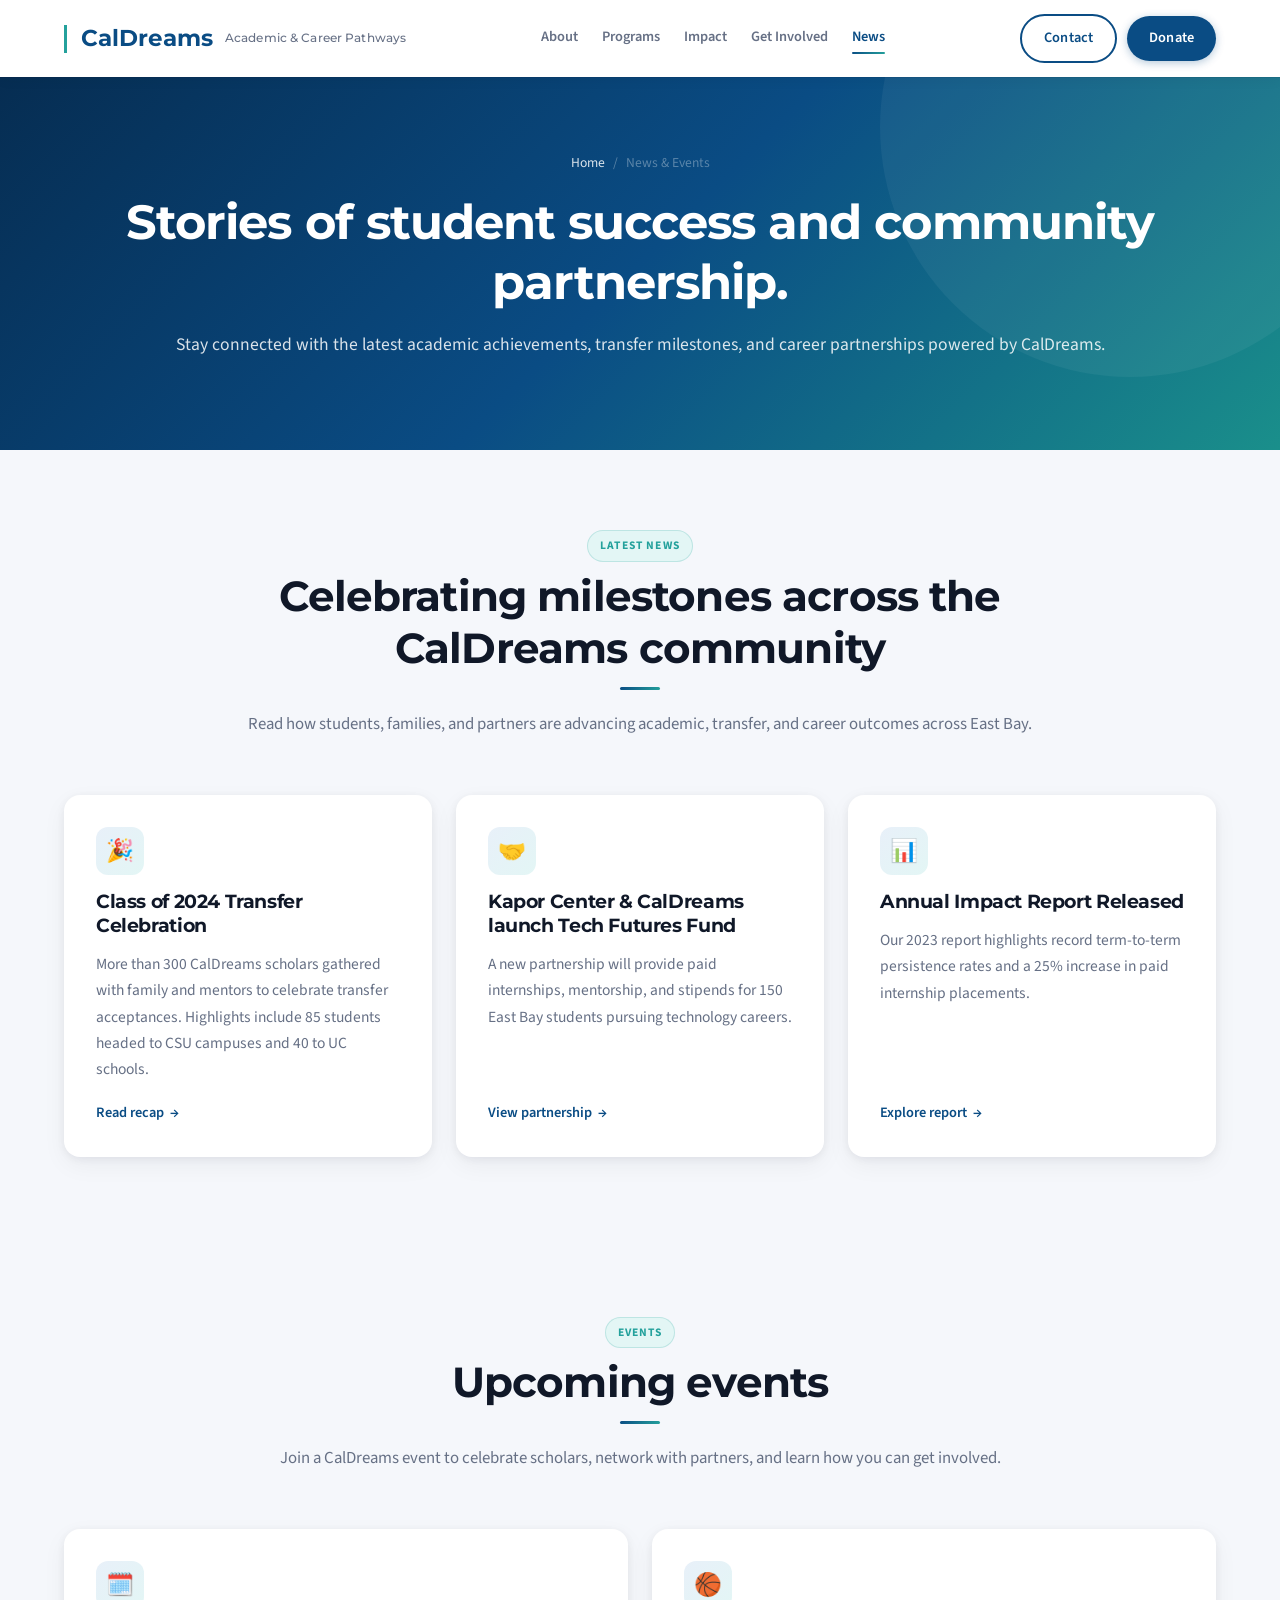
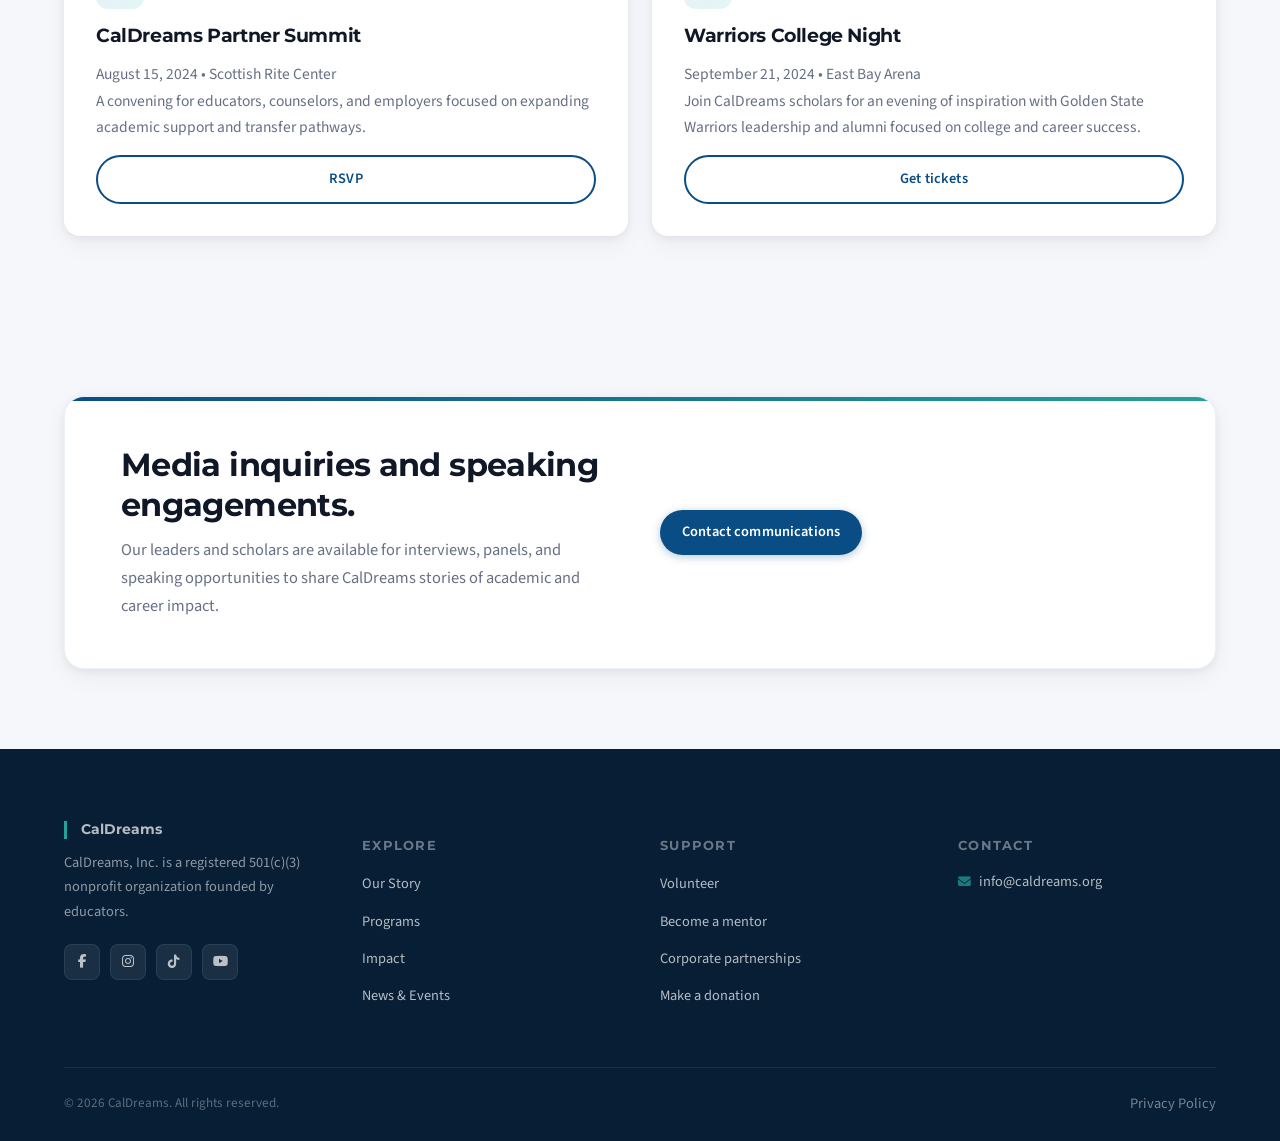
<file: news.html>
<!DOCTYPE html>
<html lang="en">

<head>
  <meta charset="UTF-8" />
  <meta name="viewport" content="width=device-width, initial-scale=1.0" />
  <title>News & Events | CalDreams Stories</title>
  <link rel="preconnect" href="https://fonts.googleapis.com" />
  <link rel="preconnect" href="https://fonts.gstatic.com" crossorigin />
  <link
    href="https://fonts.googleapis.com/css2?family=Montserrat:wght@600;700&family=Source+Sans+Pro:wght@400;600&display=swap"
    rel="stylesheet" />
  <link rel="stylesheet" href="https://cdnjs.cloudflare.com/ajax/libs/font-awesome/6.5.1/css/all.min.css" />
  <link rel="stylesheet" href="assets/css/styles.css" />
</head>

<body>
  <div class="scroll-progress" aria-hidden="true"></div>
  <header class="site-header">
    <div class="container">
      <nav class="nav" data-site-nav>
        <a class="nav__logo" href="index.html">
          CalDreams
          <span>Academic & Career Pathways</span>
        </a>
        <button class="nav__toggle" type="button" data-nav-toggle aria-label="Toggle navigation">
          <i class="fas fa-bars nav-icon-open"></i>
          <i class="fas fa-times nav-icon-close"></i>
        </button>
        <div class="nav__links">
          <a href="about.html">About</a>
          <a href="programs.html">Programs</a>
          <a href="impact.html">Impact</a>
          <a href="get-involved.html">Get Involved</a>
          <a class="active" href="news.html">News</a>
        </div>
        <div class="nav__cta">
          <a class="btn btn--outline" href="contact.html">Contact</a>
          <a class="btn btn--primary" href="index.html#donate">Donate</a>
        </div>
      </nav>
    </div>
  </header>

  <main>
    <section class="page-hero">
      <div class="container">
        <nav class="breadcrumb" aria-label="Breadcrumb">
          <a href="index.html">Home</a>
          <span>/</span>
          <span>News & Events</span>
        </nav>
        <h1>Stories of student success and community partnership.</h1>
        <p class="lead" style="color: rgba(255, 255, 255, 0.85)">
          Stay connected with the latest academic achievements, transfer milestones, and career
          partnerships powered by CalDreams.
        </p>
      </div>
    </section>

    <section>
      <div class="container">
        <div class="section-heading">
          <span class="tag">Latest News</span>
          <h2>Celebrating milestones across the CalDreams community</h2>
          <p>
            Read how students, families, and partners are advancing academic, transfer, and career
            outcomes across East Bay.
          </p>
        </div>
        <div class="grid grid--three">
          <article class="card">
            <div class="card__icon">🎉</div>
            <h3 class="card__title">Class of 2024 Transfer Celebration</h3>
            <p>
              More than 300 CalDreams scholars gathered with family and mentors to celebrate
              transfer acceptances. Highlights include 85 students headed to CSU campuses and 40 to
              UC schools.
            </p>
            <a class="card__link" href="#">Read recap</a>
          </article>
          <article class="card">
            <div class="card__icon">🤝</div>
            <h3 class="card__title">Kapor Center & CalDreams launch Tech Futures Fund</h3>
            <p>
              A new partnership will provide paid internships, mentorship, and stipends for 150
              East Bay students pursuing technology careers.
            </p>
            <a class="card__link" href="#">View partnership</a>
          </article>
          <article class="card">
            <div class="card__icon">📊</div>
            <h3 class="card__title">Annual Impact Report Released</h3>
            <p>
              Our 2023 report highlights record term-to-term persistence rates and a 25% increase in
              paid internship placements.
            </p>
            <a class="card__link" href="impact.html#reports">Explore report</a>
          </article>
        </div>
      </div>
    </section>

    <section>
      <div class="container">
        <div class="section-heading">
          <span class="tag">Events</span>
          <h2>Upcoming events</h2>
          <p>
            Join a CalDreams event to celebrate scholars, network with partners, and learn how you
            can get involved.
          </p>
        </div>
        <div class="grid grid--two">
          <article class="card">
            <div class="card__icon">🗓️</div>
            <h3 class="card__title">CalDreams Partner Summit</h3>
            <p>
              August 15, 2024 • Scottish Rite Center<br />
              A convening for educators, counselors, and employers focused on expanding academic
              support and transfer pathways.
            </p>
            <a class="btn btn--outline" href="contact.html">RSVP</a>
          </article>
          <article class="card">
            <div class="card__icon">🏀</div>
            <h3 class="card__title">Warriors College Night</h3>
            <p>
              September 21, 2024 • East Bay Arena<br />
              Join CalDreams scholars for an evening of inspiration with Golden State Warriors
              leadership and alumni focused on college and career success.
            </p>
            <a class="btn btn--outline" href="contact.html">Get tickets</a>
          </article>
        </div>
      </div>
    </section>

    <section>
      <div class="container">
        <div class="cta">
          <div>
            <h2 class="cta__title">Media inquiries and speaking engagements.</h2>
            <p class="cta__copy">
              Our leaders and scholars are available for interviews, panels, and speaking
              opportunities to share CalDreams stories of academic and career impact.
            </p>
          </div>
          <div>
            <a class="btn btn--primary" href="contact.html">Contact communications</a>
          </div>
        </div>
      </div>
    </section>
  </main>

  <footer class="site-footer">
    <div class="container">
      <div class="site-footer__grid">
        <div>
          <a class="nav__logo" href="index.html">CalDreams</a>
          <p>
            CalDreams, Inc. is a registered 501(c)(3) nonprofit organization founded by educators.
          </p>
          <div class="footer-socials">
            <a href="https://www.facebook.com/caldreams.inc" aria-label="Follow on Facebook" target="_blank" rel="noopener"><i class="fab fa-facebook-f"></i></a>
            <a href="https://www.instagram.com/caldreams_edu/" aria-label="Follow on Instagram" target="_blank" rel="noopener"><i class="fab fa-instagram"></i></a>
            <a href="https://www.tiktok.com/@caldreams_edu" aria-label="Follow on TikTok" target="_blank" rel="noopener"><i class="fab fa-tiktok"></i></a>
            <a href="https://www.youtube.com/@CalDreams_Education" aria-label="Follow on YouTube" target="_blank" rel="noopener"><i class="fab fa-youtube"></i></a>
          </div>
        </div>
        <div>
          <h4>Explore</h4>
          <ul>
            <li><a href="about.html">Our Story</a></li>
            <li><a href="programs.html">Programs</a></li>
            <li><a href="impact.html">Impact</a></li>
            <li><a href="news.html">News & Events</a></li>
          </ul>
        </div>
        <div>
          <h4>Support</h4>
          <ul>
            <li><a href="get-involved.html#volunteer">Volunteer</a></li>
            <li><a href="get-involved.html#mentor">Become a mentor</a></li>
            <li><a href="get-involved.html#partner">Corporate partnerships</a></li>
            <li><a href="index.html#donate">Make a donation</a></li>
          </ul>
        </div>
        <div>
          <h4>Contact</h4>
          <ul>
            <li class="site-footer__contact-item"><i class="fas fa-envelope"></i><a href="mailto:info@caldreams.org">info@caldreams.org</a></li>
          </ul>
        </div>
      </div>
      <div class="footer-bottom">
        <span>© <span id="year"></span> CalDreams. All rights reserved.</span>
        <a href="privacy.html">Privacy Policy</a>
      </div>
    </div>
  </footer>

  <button class="back-to-top" aria-label="Back to top"><i class="fas fa-arrow-up"></i></button>
  <script src="assets/js/main.js"></script>
  <script>
    document.getElementById("year").textContent = new Date().getFullYear();
  </script>
</body>

</html>
</file>
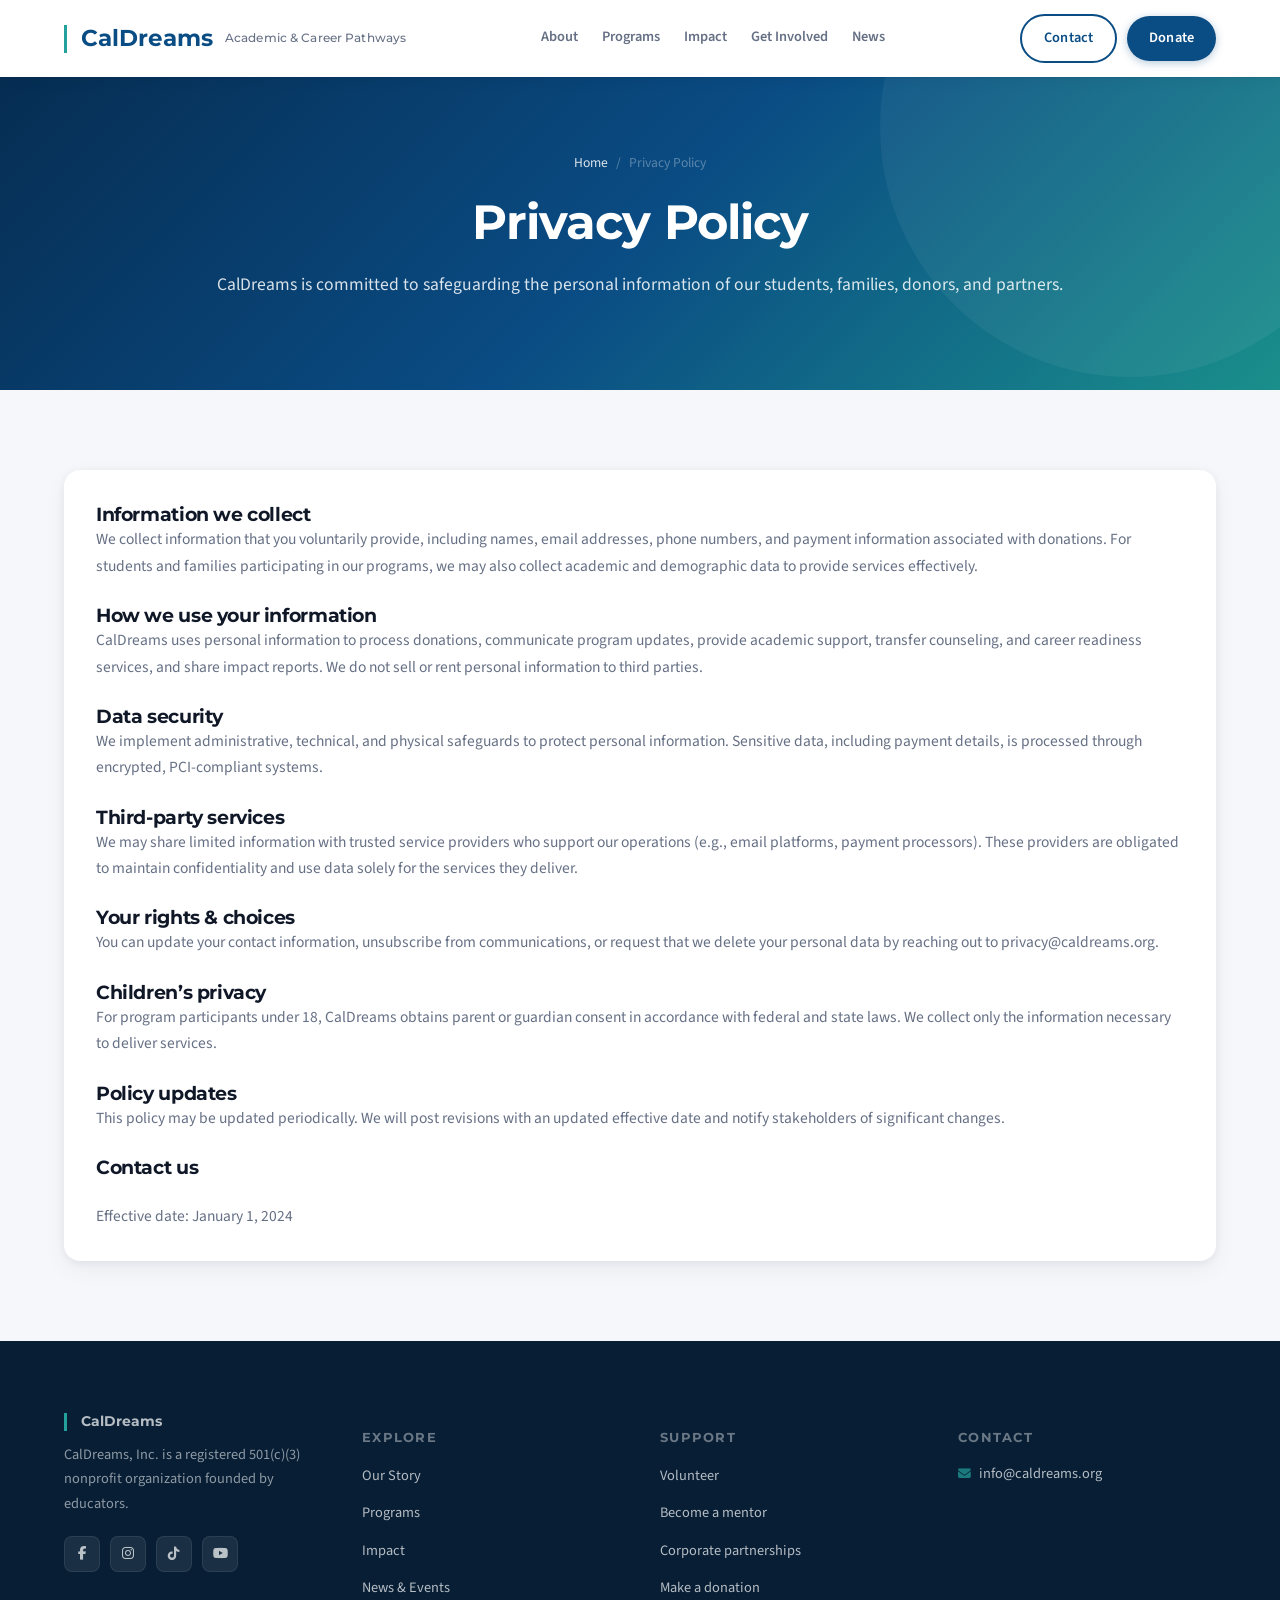
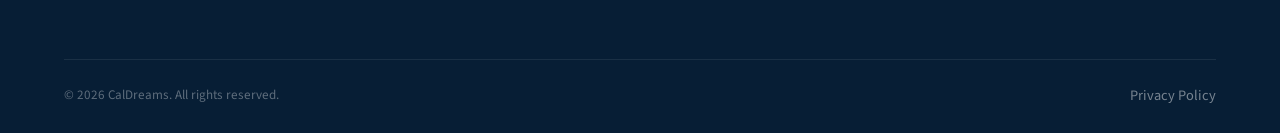
<file: privacy.html>
<!DOCTYPE html>
<html lang="en">

<head>
  <meta charset="UTF-8" />
  <meta name="viewport" content="width=device-width, initial-scale=1.0" />
  <title>Privacy Policy | CalDreams</title>
  <link rel="preconnect" href="https://fonts.googleapis.com" />
  <link rel="preconnect" href="https://fonts.gstatic.com" crossorigin />
  <link
    href="https://fonts.googleapis.com/css2?family=Montserrat:wght@600;700&family=Source+Sans+Pro:wght@400;600&display=swap"
    rel="stylesheet" />
  <link rel="stylesheet" href="https://cdnjs.cloudflare.com/ajax/libs/font-awesome/6.5.1/css/all.min.css" />
  <link rel="stylesheet" href="assets/css/styles.css" />
</head>

<body>
  <div class="scroll-progress" aria-hidden="true"></div>
  <header class="site-header">
    <div class="container">
      <nav class="nav" data-site-nav>
        <a class="nav__logo" href="index.html">
          CalDreams
          <span>Academic & Career Pathways</span>
        </a>
        <button class="nav__toggle" type="button" data-nav-toggle aria-label="Toggle navigation">
          <i class="fas fa-bars nav-icon-open"></i>
          <i class="fas fa-times nav-icon-close"></i>
        </button>
        <div class="nav__links">
          <a href="about.html">About</a>
          <a href="programs.html">Programs</a>
          <a href="impact.html">Impact</a>
          <a href="get-involved.html">Get Involved</a>
          <a href="news.html">News</a>
        </div>
        <div class="nav__cta">
          <a class="btn btn--outline" href="contact.html">Contact</a>
          <a class="btn btn--primary" href="index.html#donate">Donate</a>
        </div>
      </nav>
    </div>
  </header>

  <main>
    <section class="page-hero">
      <div class="container">
        <nav class="breadcrumb" aria-label="Breadcrumb">
          <a href="index.html">Home</a>
          <span>/</span>
          <span>Privacy Policy</span>
        </nav>
        <h1>Privacy Policy</h1>
        <p class="lead" style="color: rgba(255, 255, 255, 0.85)">
          CalDreams is committed to safeguarding the personal information of our students, families,
          donors, and partners.
        </p>
      </div>
    </section>

    <section>
      <div class="container">
        <article class="card" style="gap: 1.5rem">
          <div>
            <h2 class="card__title">Information we collect</h2>
            <p>
              We collect information that you voluntarily provide, including names, email
              addresses, phone numbers, and payment information associated with donations. For
              students and families participating in our programs, we may also collect academic and
              demographic data to provide services effectively.
            </p>
          </div>
          <div>
            <h2 class="card__title">How we use your information</h2>
            <p>
              CalDreams uses personal information to process donations, communicate program updates,
              provide academic support, transfer counseling, and career readiness services, and
              share impact reports. We do not sell
              or rent personal information to third parties.
            </p>
          </div>
          <div>
            <h2 class="card__title">Data security</h2>
            <p>
              We implement administrative, technical, and physical safeguards to protect personal
              information. Sensitive data, including payment details, is processed through
              encrypted, PCI-compliant systems.
            </p>
          </div>
          <div>
            <h2 class="card__title">Third-party services</h2>
            <p>
              We may share limited information with trusted service providers who support our
              operations (e.g., email platforms, payment processors). These providers are obligated
              to maintain confidentiality and use data solely for the services they deliver.
            </p>
          </div>
          <div>
            <h2 class="card__title">Your rights & choices</h2>
            <p>
              You can update your contact information, unsubscribe from communications, or request
              that we delete your personal data by reaching out to
              <a href="mailto:privacy@caldreams.org">privacy@caldreams.org</a>.
            </p>
          </div>
          <div>
            <h2 class="card__title">Children’s privacy</h2>
            <p>
              For program participants under 18, CalDreams obtains parent or guardian consent in
              accordance with federal and state laws. We collect only the information necessary to
              deliver services.
            </p>
          </div>
          <div>
            <h2 class="card__title">Policy updates</h2>
            <p>
              This policy may be updated periodically. We will post revisions with an updated
              effective date and notify stakeholders of significant changes.
            </p>
          </div>
          <div>
            <h2 class="card__title">Contact us</h2>
            <p>
              <!-- Questions about this policy can be directed to
                <a href="mailto:privacy@caldreams.org">privacy@caldreams.org</a> or mailed to our
                office at 300 Lakeside Drive, Suite 600, Oakland, CA 94612. -->
            </p>
          </div>
          <p class="text-muted">Effective date: January 1, 2024</p>
        </article>
      </div>
    </section>
  </main>

  <footer class="site-footer">
    <div class="container">
      <div class="site-footer__grid">
        <div>
          <a class="nav__logo" href="index.html">CalDreams</a>
          <p>
            CalDreams, Inc. is a registered 501(c)(3) nonprofit organization founded by educators.
          </p>
          <div class="footer-socials">
            <a href="https://www.facebook.com/caldreams.inc" aria-label="Follow on Facebook" target="_blank" rel="noopener"><i class="fab fa-facebook-f"></i></a>
            <a href="https://www.instagram.com/caldreams_edu/" aria-label="Follow on Instagram" target="_blank" rel="noopener"><i class="fab fa-instagram"></i></a>
            <a href="https://www.tiktok.com/@caldreams_edu" aria-label="Follow on TikTok" target="_blank" rel="noopener"><i class="fab fa-tiktok"></i></a>
            <a href="https://www.youtube.com/@CalDreams_Education" aria-label="Follow on YouTube" target="_blank" rel="noopener"><i class="fab fa-youtube"></i></a>
          </div>
        </div>
        <div>
          <h4>Explore</h4>
          <ul>
            <li><a href="about.html">Our Story</a></li>
            <li><a href="programs.html">Programs</a></li>
            <li><a href="impact.html">Impact</a></li>
            <li><a href="news.html">News & Events</a></li>
          </ul>
        </div>
        <div>
          <h4>Support</h4>
          <ul>
            <li><a href="get-involved.html#volunteer">Volunteer</a></li>
            <li><a href="get-involved.html#mentor">Become a mentor</a></li>
            <li><a href="get-involved.html#partner">Corporate partnerships</a></li>
            <li><a href="index.html#donate">Make a donation</a></li>
          </ul>
        </div>
        <div>
          <h4>Contact</h4>
          <ul>
            <li class="site-footer__contact-item"><i class="fas fa-envelope"></i><a href="mailto:info@caldreams.org">info@caldreams.org</a></li>
          </ul>
        </div>
      </div>
      <div class="footer-bottom">
        <span>© <span id="year"></span> CalDreams. All rights reserved.</span>
        <a href="privacy.html">Privacy Policy</a>
      </div>
    </div>
  </footer>

  <button class="back-to-top" aria-label="Back to top"><i class="fas fa-arrow-up"></i></button>
  <script src="assets/js/main.js"></script>
  <script>
    document.getElementById("year").textContent = new Date().getFullYear();
  </script>
</body>

</html>
</file>
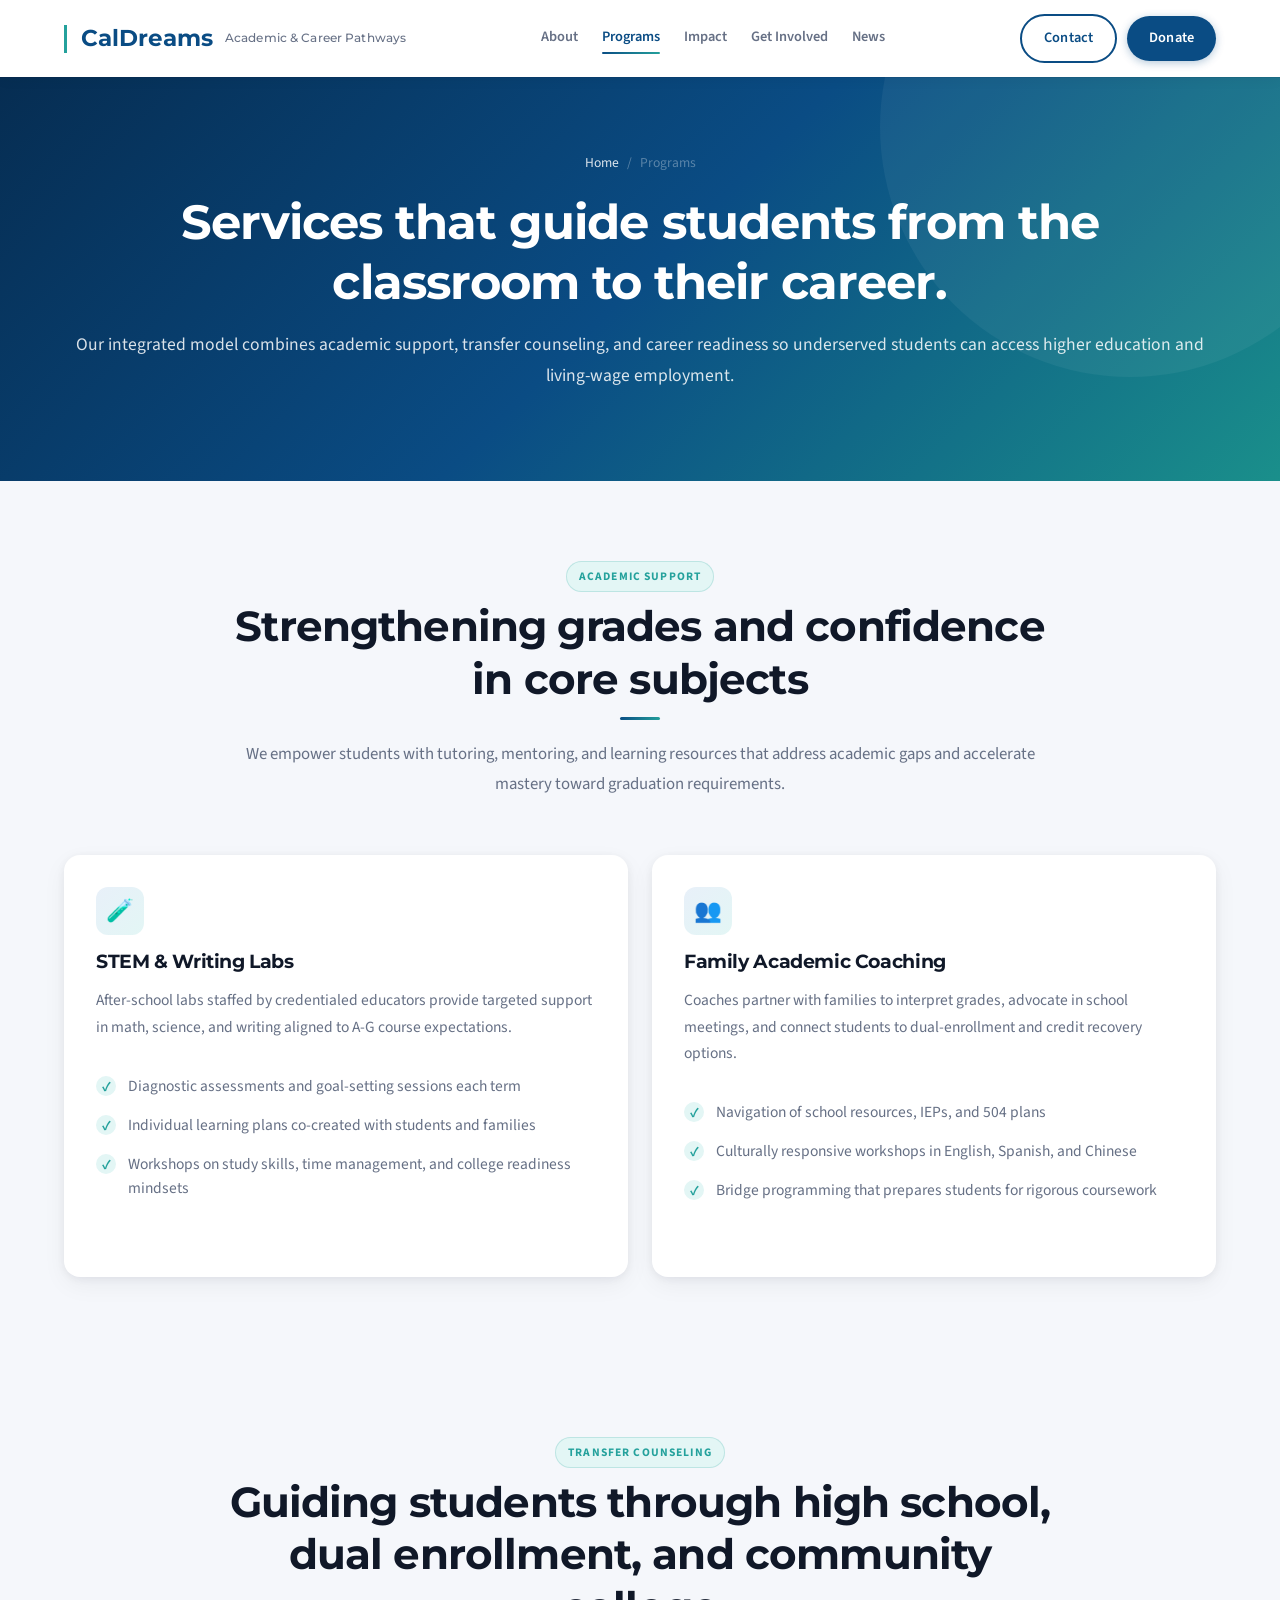
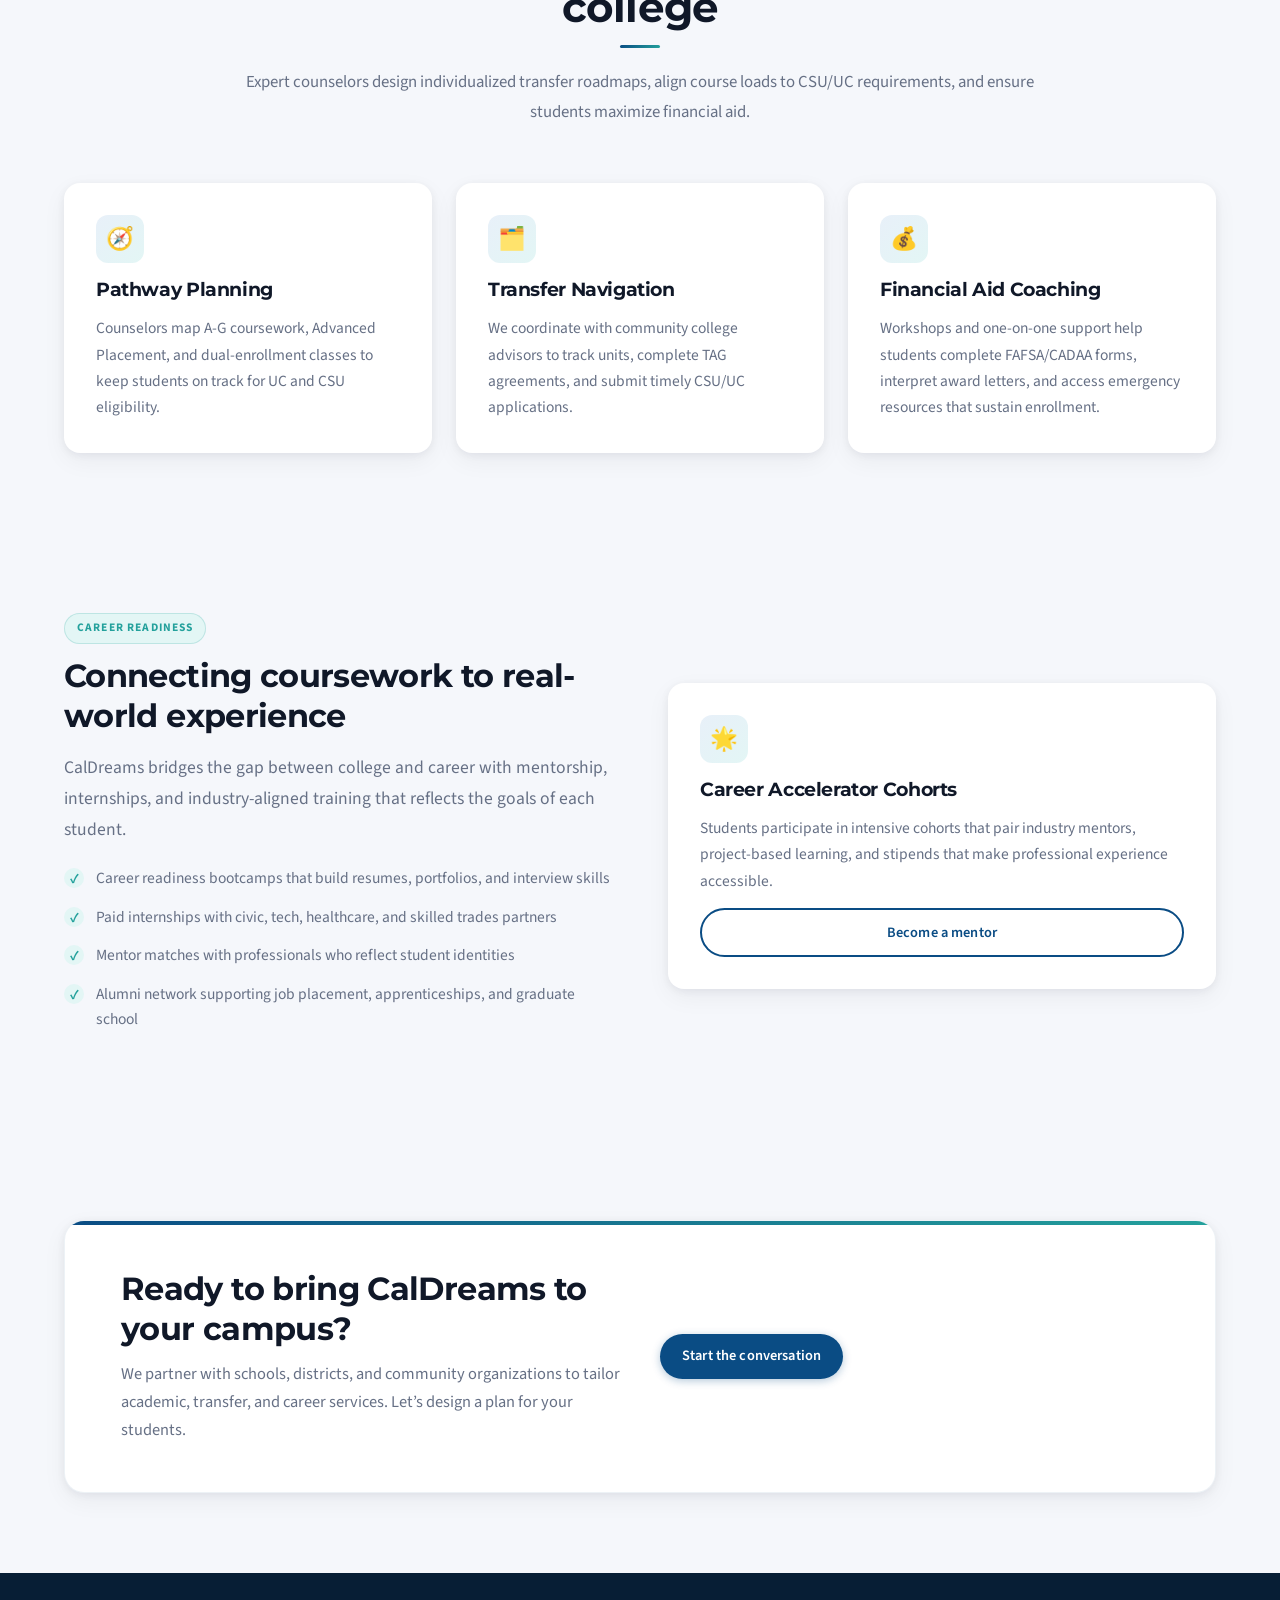
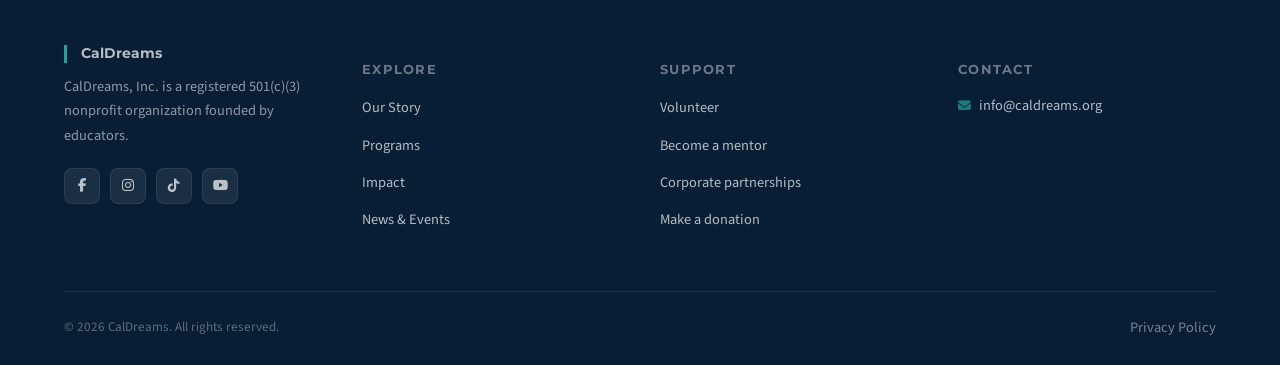
<file: programs.html>
<!DOCTYPE html>
<html lang="en">

<head>
  <meta charset="UTF-8" />
  <meta name="viewport" content="width=device-width, initial-scale=1.0" />
  <title>Programs | CalDreams Academic & Career Services</title>
  <link rel="preconnect" href="https://fonts.googleapis.com" />
  <link rel="preconnect" href="https://fonts.gstatic.com" crossorigin />
  <link
    href="https://fonts.googleapis.com/css2?family=Montserrat:wght@600;700&family=Source+Sans+Pro:wght@400;600&display=swap"
    rel="stylesheet" />
  <link rel="stylesheet" href="https://cdnjs.cloudflare.com/ajax/libs/font-awesome/6.5.1/css/all.min.css" />
  <link rel="stylesheet" href="assets/css/styles.css" />
</head>

<body>
  <div class="scroll-progress" aria-hidden="true"></div>
  <header class="site-header">
    <div class="container">
      <nav class="nav" data-site-nav>
        <a class="nav__logo" href="index.html">
          CalDreams
          <span>Academic & Career Pathways</span>
        </a>
        <button class="nav__toggle" type="button" data-nav-toggle aria-label="Toggle navigation">
          <i class="fas fa-bars nav-icon-open"></i>
          <i class="fas fa-times nav-icon-close"></i>
        </button>
        <div class="nav__links">
          <a href="about.html">About</a>
          <a class="active" href="programs.html">Programs</a>
          <a href="impact.html">Impact</a>
          <a href="get-involved.html">Get Involved</a>
          <a href="news.html">News</a>
        </div>
        <div class="nav__cta">
          <a class="btn btn--outline" href="contact.html">Contact</a>
          <a class="btn btn--primary" href="index.html#donate">Donate</a>
        </div>
      </nav>
    </div>
  </header>

  <main>
    <section class="page-hero">
      <div class="container">
        <nav class="breadcrumb" aria-label="Breadcrumb">
          <a href="index.html">Home</a>
          <span>/</span>
          <span>Programs</span>
        </nav>
        <h1>Services that guide students from the classroom to their career.</h1>
        <p class="lead" style="color: rgba(255, 255, 255, 0.85)">
          Our integrated model combines academic support, transfer counseling, and career readiness
          so underserved students can access higher education and living-wage employment.
        </p>
      </div>
    </section>

    <section id="academic-support">
      <div class="container">
        <div class="section-heading">
          <span class="tag">Academic Support</span>
          <h2>Strengthening grades and confidence in core subjects</h2>
          <p>
            We empower students with tutoring, mentoring, and learning resources that address
            academic gaps and accelerate mastery toward graduation requirements.
          </p>
        </div>
        <div class="grid grid--two">
          <article class="card">
            <div class="card__icon">🧪</div>
            <h3 class="card__title">STEM & Writing Labs</h3>
            <p>
              After-school labs staffed by credentialed educators provide targeted support in math,
              science, and writing aligned to A-G course expectations.
            </p>
            <ul class="feature__list">
              <li>Diagnostic assessments and goal-setting sessions each term</li>
              <li>Individual learning plans co-created with students and families</li>
              <li>Workshops on study skills, time management, and college readiness mindsets</li>
            </ul>
          </article>
          <article class="card">
            <div class="card__icon">👥</div>
            <h3 class="card__title">Family Academic Coaching</h3>
            <p>
              Coaches partner with families to interpret grades, advocate in school meetings, and
              connect students to dual-enrollment and credit recovery options.
            </p>
            <ul class="feature__list">
              <li>Navigation of school resources, IEPs, and 504 plans</li>
              <li>Culturally responsive workshops in English, Spanish, and Chinese</li>
              <li>Bridge programming that prepares students for rigorous coursework</li>
            </ul>
          </article>
        </div>
      </div>
    </section>

    <section id="transfer">
      <div class="container">
        <div class="section-heading">
          <span class="tag">Transfer Counseling</span>
          <h2>Guiding students through high school, dual enrollment, and community college</h2>
          <p>
            Expert counselors design individualized transfer roadmaps, align course loads to CSU/UC
            requirements, and ensure students maximize financial aid.
          </p>
        </div>
        <div class="grid grid--three">
          <article class="card">
            <div class="card__icon">🧭</div>
            <h3 class="card__title">Pathway Planning</h3>
            <p>
              Counselors map A-G coursework, Advanced Placement, and dual-enrollment classes to keep
              students on track for UC and CSU eligibility.
            </p>
          </article>
          <article class="card">
            <div class="card__icon">🗂️</div>
            <h3 class="card__title">Transfer Navigation</h3>
            <p>
              We coordinate with community college advisors to track units, complete TAG agreements,
              and submit timely CSU/UC applications.
            </p>
          </article>
          <article class="card">
            <div class="card__icon">💰</div>
            <h3 class="card__title">Financial Aid Coaching</h3>
            <p>
              Workshops and one-on-one support help students complete FAFSA/CADAA forms, interpret
              award letters, and access emergency resources that sustain enrollment.
            </p>
          </article>
        </div>
      </div>
    </section>

    <section id="career-readiness">
      <div class="container feature">
        <div class="feature__content">
          <span class="tag">Career Readiness</span>
          <h3>Connecting coursework to real-world experience</h3>
          <p class="lead">
            CalDreams bridges the gap between college and career with mentorship, internships, and
            industry-aligned training that reflects the goals of each student.
          </p>
          <ul class="feature__list">
            <li>Career readiness bootcamps that build resumes, portfolios, and interview skills</li>
            <li>Paid internships with civic, tech, healthcare, and skilled trades partners</li>
            <li>Mentor matches with professionals who reflect student identities</li>
            <li>Alumni network supporting job placement, apprenticeships, and graduate school</li>
          </ul>
        </div>
        <div class="card">
          <div class="card__icon">🌟</div>
          <h3 class="card__title">Career Accelerator Cohorts</h3>
          <p>
            Students participate in intensive cohorts that pair industry mentors, project-based
            learning, and stipends that make professional experience accessible.
          </p>
          <a class="btn btn--outline" href="get-involved.html#mentor">Become a mentor</a>
        </div>
      </div>
    </section>

    <section>
      <div class="container">
        <div class="cta">
          <div>
            <h2 class="cta__title">Ready to bring CalDreams to your campus?</h2>
            <p class="cta__copy">
              We partner with schools, districts, and community organizations to tailor academic,
              transfer, and career services. Let’s design a plan for your students.
            </p>
          </div>
          <div>
            <a class="btn btn--primary" href="contact.html">Start the conversation</a>
          </div>
        </div>
      </div>
    </section>
  </main>

  <footer class="site-footer">
    <div class="container">
      <div class="site-footer__grid">
        <div>
          <a class="nav__logo" href="index.html">CalDreams</a>
          <p>
            CalDreams, Inc. is a registered 501(c)(3) nonprofit organization founded by educators.
          </p>
          <div class="footer-socials">
            <a href="https://www.facebook.com/caldreams.inc" aria-label="Follow on Facebook" target="_blank" rel="noopener"><i class="fab fa-facebook-f"></i></a>
            <a href="https://www.instagram.com/caldreams_edu/" aria-label="Follow on Instagram" target="_blank" rel="noopener"><i class="fab fa-instagram"></i></a>
            <a href="https://www.tiktok.com/@caldreams_edu" aria-label="Follow on TikTok" target="_blank" rel="noopener"><i class="fab fa-tiktok"></i></a>
            <a href="https://www.youtube.com/@CalDreams_Education" aria-label="Follow on YouTube" target="_blank" rel="noopener"><i class="fab fa-youtube"></i></a>
          </div>
        </div>
        <div>
          <h4>Explore</h4>
          <ul>
            <li><a href="about.html">Our Story</a></li>
            <li><a href="programs.html">Programs</a></li>
            <li><a href="impact.html">Impact</a></li>
            <li><a href="news.html">News & Events</a></li>
          </ul>
        </div>
        <div>
          <h4>Support</h4>
          <ul>
            <li><a href="get-involved.html#volunteer">Volunteer</a></li>
            <li><a href="get-involved.html#mentor">Become a mentor</a></li>
            <li><a href="get-involved.html#partner">Corporate partnerships</a></li>
            <li><a href="index.html#donate">Make a donation</a></li>
          </ul>
        </div>
        <div>
          <h4>Contact</h4>
          <ul>
            <li class="site-footer__contact-item"><i class="fas fa-envelope"></i><a href="mailto:info@caldreams.org">info@caldreams.org</a></li>
          </ul>
        </div>
      </div>
      <div class="footer-bottom">
        <span>© <span id="year"></span> CalDreams. All rights reserved.</span>
        <a href="privacy.html">Privacy Policy</a>
      </div>
    </div>
  </footer>

  <button class="back-to-top" aria-label="Back to top"><i class="fas fa-arrow-up"></i></button>
  <script src="assets/js/main.js"></script>
  <script>
    document.getElementById("year").textContent = new Date().getFullYear();
  </script>
</body>

</html>
</file>
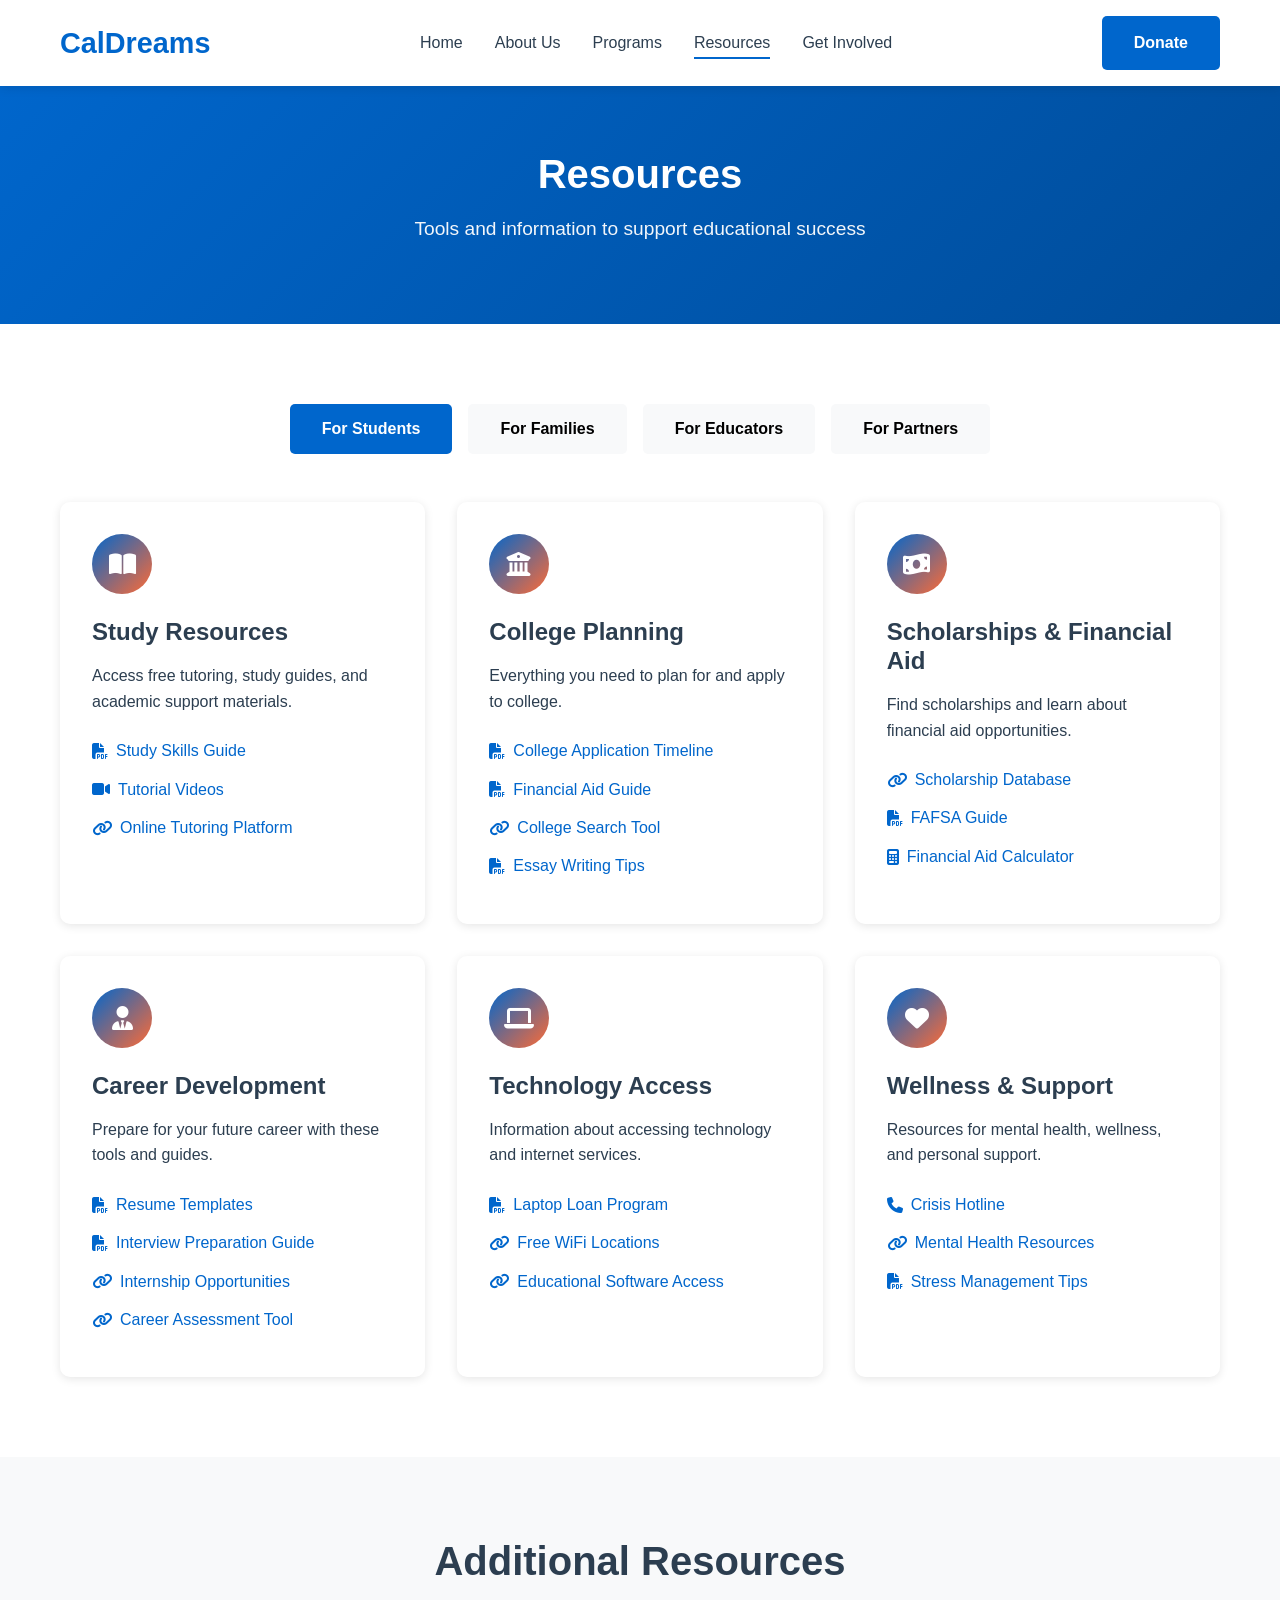
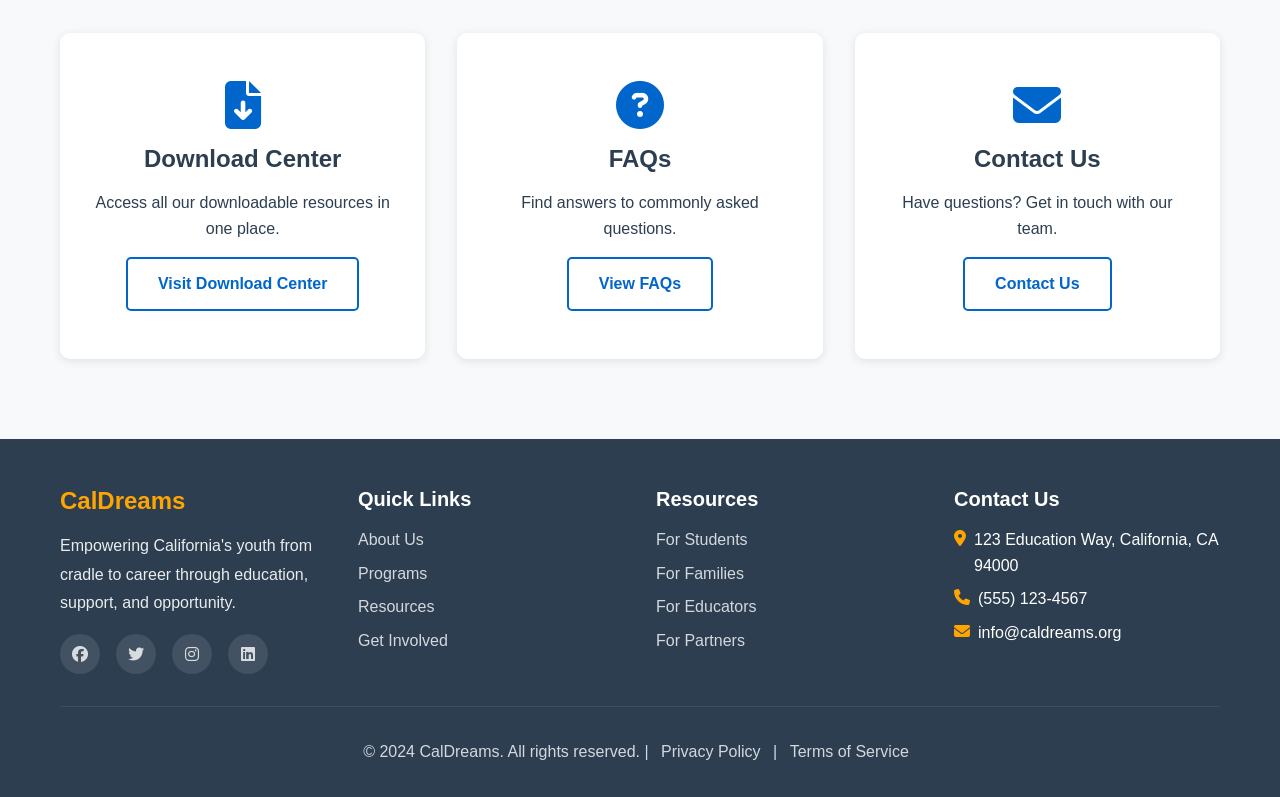
<file: resources.html>
<!DOCTYPE html>
<html lang="en">
<head>
    <meta charset="UTF-8">
    <meta name="viewport" content="width=device-width, initial-scale=1.0">
    <title>Resources - CalDreams</title>
    <link rel="stylesheet" href="css/styles.css">
    <link rel="stylesheet" href="https://cdnjs.cloudflare.com/ajax/libs/font-awesome/6.4.0/css/all.min.css">
</head>
<body>
    <!-- Navigation -->
    <nav class="navbar">
        <div class="container">
            <div class="nav-wrapper">
                <div class="logo">
                    <a href="index.html">CalDreams</a>
                </div>
                <ul class="nav-menu">
                    <li><a href="index.html">Home</a></li>
                    <li><a href="about.html">About Us</a></li>
                    <li><a href="programs.html">Programs</a></li>
                    <li><a href="resources.html" class="active">Resources</a></li>
                    <li><a href="get-involved.html">Get Involved</a></li>
                </ul>
                <div class="nav-cta">
                    <a href="get-involved.html#donate" class="btn btn-primary">Donate</a>
                </div>
                <div class="hamburger">
                    <span></span>
                    <span></span>
                    <span></span>
                </div>
            </div>
        </div>
    </nav>

    <!-- Page Header -->
    <section class="page-header">
        <div class="container">
            <h1>Resources</h1>
            <p>Tools and information to support educational success</p>
        </div>
    </section>

    <!-- Resource Categories -->
    <section class="resource-categories">
        <div class="container">
            <div class="category-tabs">
                <button class="tab-btn active" data-tab="students">For Students</button>
                <button class="tab-btn" data-tab="families">For Families</button>
                <button class="tab-btn" data-tab="educators">For Educators</button>
                <button class="tab-btn" data-tab="partners">For Partners</button>
            </div>

            <!-- For Students -->
            <div class="tab-content active" id="students">
                <div class="resources-grid">
                    <div class="resource-card">
                        <div class="resource-icon">
                            <i class="fas fa-book-open"></i>
                        </div>
                        <h3>Study Resources</h3>
                        <p>Access free tutoring, study guides, and academic support materials.</p>
                        <ul class="resource-links">
                            <li><a href="#"><i class="fas fa-file-pdf"></i> Study Skills Guide</a></li>
                            <li><a href="#"><i class="fas fa-video"></i> Tutorial Videos</a></li>
                            <li><a href="#"><i class="fas fa-link"></i> Online Tutoring Platform</a></li>
                        </ul>
                    </div>

                    <div class="resource-card">
                        <div class="resource-icon">
                            <i class="fas fa-university"></i>
                        </div>
                        <h3>College Planning</h3>
                        <p>Everything you need to plan for and apply to college.</p>
                        <ul class="resource-links">
                            <li><a href="#"><i class="fas fa-file-pdf"></i> College Application Timeline</a></li>
                            <li><a href="#"><i class="fas fa-file-pdf"></i> Financial Aid Guide</a></li>
                            <li><a href="#"><i class="fas fa-link"></i> College Search Tool</a></li>
                            <li><a href="#"><i class="fas fa-file-pdf"></i> Essay Writing Tips</a></li>
                        </ul>
                    </div>

                    <div class="resource-card">
                        <div class="resource-icon">
                            <i class="fas fa-money-bill-wave"></i>
                        </div>
                        <h3>Scholarships & Financial Aid</h3>
                        <p>Find scholarships and learn about financial aid opportunities.</p>
                        <ul class="resource-links">
                            <li><a href="#"><i class="fas fa-link"></i> Scholarship Database</a></li>
                            <li><a href="#"><i class="fas fa-file-pdf"></i> FAFSA Guide</a></li>
                            <li><a href="#"><i class="fas fa-calculator"></i> Financial Aid Calculator</a></li>
                        </ul>
                    </div>

                    <div class="resource-card">
                        <div class="resource-icon">
                            <i class="fas fa-user-tie"></i>
                        </div>
                        <h3>Career Development</h3>
                        <p>Prepare for your future career with these tools and guides.</p>
                        <ul class="resource-links">
                            <li><a href="#"><i class="fas fa-file-pdf"></i> Resume Templates</a></li>
                            <li><a href="#"><i class="fas fa-file-pdf"></i> Interview Preparation Guide</a></li>
                            <li><a href="#"><i class="fas fa-link"></i> Internship Opportunities</a></li>
                            <li><a href="#"><i class="fas fa-link"></i> Career Assessment Tool</a></li>
                        </ul>
                    </div>

                    <div class="resource-card">
                        <div class="resource-icon">
                            <i class="fas fa-laptop"></i>
                        </div>
                        <h3>Technology Access</h3>
                        <p>Information about accessing technology and internet services.</p>
                        <ul class="resource-links">
                            <li><a href="#"><i class="fas fa-file-pdf"></i> Laptop Loan Program</a></li>
                            <li><a href="#"><i class="fas fa-link"></i> Free WiFi Locations</a></li>
                            <li><a href="#"><i class="fas fa-link"></i> Educational Software Access</a></li>
                        </ul>
                    </div>

                    <div class="resource-card">
                        <div class="resource-icon">
                            <i class="fas fa-heart"></i>
                        </div>
                        <h3>Wellness & Support</h3>
                        <p>Resources for mental health, wellness, and personal support.</p>
                        <ul class="resource-links">
                            <li><a href="#"><i class="fas fa-phone"></i> Crisis Hotline</a></li>
                            <li><a href="#"><i class="fas fa-link"></i> Mental Health Resources</a></li>
                            <li><a href="#"><i class="fas fa-file-pdf"></i> Stress Management Tips</a></li>
                        </ul>
                    </div>
                </div>
            </div>

            <!-- For Families -->
            <div class="tab-content" id="families">
                <div class="resources-grid">
                    <div class="resource-card">
                        <div class="resource-icon">
                            <i class="fas fa-child"></i>
                        </div>
                        <h3>Early Childhood</h3>
                        <p>Resources for families with young children.</p>
                        <ul class="resource-links">
                            <li><a href="#"><i class="fas fa-file-pdf"></i> Early Literacy Guide</a></li>
                            <li><a href="#"><i class="fas fa-file-pdf"></i> School Readiness Checklist</a></li>
                            <li><a href="#"><i class="fas fa-link"></i> Preschool Programs</a></li>
                        </ul>
                    </div>

                    <div class="resource-card">
                        <div class="resource-icon">
                            <i class="fas fa-piggy-bank"></i>
                        </div>
                        <h3>College Savings</h3>
                        <p>Learn about saving for your child's education.</p>
                        <ul class="resource-links">
                            <li><a href="#"><i class="fas fa-file-pdf"></i> 529 Plan Guide</a></li>
                            <li><a href="#"><i class="fas fa-calculator"></i> Savings Calculator</a></li>
                            <li><a href="#"><i class="fas fa-file-pdf"></i> Financial Planning Tips</a></li>
                        </ul>
                    </div>

                    <div class="resource-card">
                        <div class="resource-icon">
                            <i class="fas fa-hands-helping"></i>
                        </div>
                        <h3>Supporting Your Student</h3>
                        <p>Tips and strategies for supporting your child's education.</p>
                        <ul class="resource-links">
                            <li><a href="#"><i class="fas fa-file-pdf"></i> Parent Guide to Homework Help</a></li>
                            <li><a href="#"><i class="fas fa-video"></i> Parent Workshops</a></li>
                            <li><a href="#"><i class="fas fa-file-pdf"></i> College Application Support</a></li>
                        </ul>
                    </div>

                    <div class="resource-card">
                        <div class="resource-icon">
                            <i class="fas fa-home"></i>
                        </div>
                        <h3>Family Support Services</h3>
                        <p>Community resources and support for families.</p>
                        <ul class="resource-links">
                            <li><a href="#"><i class="fas fa-link"></i> Community Resources Directory</a></li>
                            <li><a href="#"><i class="fas fa-link"></i> Food Assistance Programs</a></li>
                            <li><a href="#"><i class="fas fa-link"></i> Housing Support</a></li>
                        </ul>
                    </div>

                    <div class="resource-card">
                        <div class="resource-icon">
                            <i class="fas fa-language"></i>
                        </div>
                        <h3>Multilingual Resources</h3>
                        <p>Resources available in multiple languages.</p>
                        <ul class="resource-links">
                            <li><a href="#"><i class="fas fa-file-pdf"></i> Spanish Language Resources</a></li>
                            <li><a href="#"><i class="fas fa-file-pdf"></i> Chinese Language Resources</a></li>
                            <li><a href="#"><i class="fas fa-link"></i> Translation Services</a></li>
                        </ul>
                    </div>

                    <div class="resource-card">
                        <div class="resource-icon">
                            <i class="fas fa-calendar-alt"></i>
                        </div>
                        <h3>Events & Workshops</h3>
                        <p>Family events and educational workshops.</p>
                        <ul class="resource-links">
                            <li><a href="#"><i class="fas fa-calendar"></i> Event Calendar</a></li>
                            <li><a href="#"><i class="fas fa-link"></i> Register for Workshops</a></li>
                            <li><a href="#"><i class="fas fa-video"></i> Past Workshop Recordings</a></li>
                        </ul>
                    </div>
                </div>
            </div>

            <!-- For Educators -->
            <div class="tab-content" id="educators">
                <div class="resources-grid">
                    <div class="resource-card">
                        <div class="resource-icon">
                            <i class="fas fa-chalkboard-teacher"></i>
                        </div>
                        <h3>Teaching Resources</h3>
                        <p>Classroom materials and teaching strategies.</p>
                        <ul class="resource-links">
                            <li><a href="#"><i class="fas fa-file-pdf"></i> Lesson Plans</a></li>
                            <li><a href="#"><i class="fas fa-file-pdf"></i> Classroom Activities</a></li>
                            <li><a href="#"><i class="fas fa-link"></i> Educational Tools</a></li>
                        </ul>
                    </div>

                    <div class="resource-card">
                        <div class="resource-icon">
                            <i class="fas fa-users"></i>
                        </div>
                        <h3>Student Support</h3>
                        <p>Resources for supporting student success.</p>
                        <ul class="resource-links">
                            <li><a href="#"><i class="fas fa-file-pdf"></i> Intervention Strategies</a></li>
                            <li><a href="#"><i class="fas fa-file-pdf"></i> College Readiness Resources</a></li>
                            <li><a href="#"><i class="fas fa-link"></i> Student Referral System</a></li>
                        </ul>
                    </div>

                    <div class="resource-card">
                        <div class="resource-icon">
                            <i class="fas fa-certificate"></i>
                        </div>
                        <h3>Professional Development</h3>
                        <p>Training and development opportunities for educators.</p>
                        <ul class="resource-links">
                            <li><a href="#"><i class="fas fa-calendar"></i> Training Schedule</a></li>
                            <li><a href="#"><i class="fas fa-video"></i> Webinar Series</a></li>
                            <li><a href="#"><i class="fas fa-file-pdf"></i> Best Practices Guide</a></li>
                        </ul>
                    </div>

                    <div class="resource-card">
                        <div class="resource-icon">
                            <i class="fas fa-handshake"></i>
                        </div>
                        <h3>Partnership Opportunities</h3>
                        <p>Collaborate with CalDreams at your school.</p>
                        <ul class="resource-links">
                            <li><a href="#"><i class="fas fa-file-pdf"></i> Partnership Overview</a></li>
                            <li><a href="#"><i class="fas fa-link"></i> Apply to Partner</a></li>
                            <li><a href="#"><i class="fas fa-file-pdf"></i> Program Implementation Guide</a></li>
                        </ul>
                    </div>

                    <div class="resource-card">
                        <div class="resource-icon">
                            <i class="fas fa-chart-line"></i>
                        </div>
                        <h3>Data & Research</h3>
                        <p>Educational research and impact data.</p>
                        <ul class="resource-links">
                            <li><a href="#"><i class="fas fa-file-pdf"></i> Annual Impact Report</a></li>
                            <li><a href="#"><i class="fas fa-file-pdf"></i> Research Studies</a></li>
                            <li><a href="#"><i class="fas fa-link"></i> Data Dashboard</a></li>
                        </ul>
                    </div>

                    <div class="resource-card">
                        <div class="resource-icon">
                            <i class="fas fa-comments"></i>
                        </div>
                        <h3>Educator Network</h3>
                        <p>Connect with other educators and share resources.</p>
                        <ul class="resource-links">
                            <li><a href="#"><i class="fas fa-link"></i> Join Educator Forum</a></li>
                            <li><a href="#"><i class="fas fa-link"></i> Resource Library</a></li>
                            <li><a href="#"><i class="fas fa-calendar"></i> Networking Events</a></li>
                        </ul>
                    </div>
                </div>
            </div>

            <!-- For Partners -->
            <div class="tab-content" id="partners">
                <div class="resources-grid">
                    <div class="resource-card">
                        <div class="resource-icon">
                            <i class="fas fa-handshake"></i>
                        </div>
                        <h3>Partnership Information</h3>
                        <p>Learn about partnering with CalDreams.</p>
                        <ul class="resource-links">
                            <li><a href="#"><i class="fas fa-file-pdf"></i> Partnership Opportunities</a></li>
                            <li><a href="#"><i class="fas fa-file-pdf"></i> Partnership Guidelines</a></li>
                            <li><a href="#"><i class="fas fa-link"></i> Apply to Partner</a></li>
                        </ul>
                    </div>

                    <div class="resource-card">
                        <div class="resource-icon">
                            <i class="fas fa-briefcase"></i>
                        </div>
                        <h3>Corporate Partnerships</h3>
                        <p>How businesses can support our mission.</p>
                        <ul class="resource-links">
                            <li><a href="#"><i class="fas fa-file-pdf"></i> Corporate Partnership Overview</a></li>
                            <li><a href="#"><i class="fas fa-file-pdf"></i> Sponsorship Opportunities</a></li>
                            <li><a href="#"><i class="fas fa-link"></i> Internship Program</a></li>
                        </ul>
                    </div>

                    <div class="resource-card">
                        <div class="resource-icon">
                            <i class="fas fa-building"></i>
                        </div>
                        <h3>Foundation Partners</h3>
                        <p>Resources for foundation and grant partners.</p>
                        <ul class="resource-links">
                            <li><a href="#"><i class="fas fa-file-pdf"></i> Impact Reports</a></li>
                            <li><a href="#"><i class="fas fa-file-pdf"></i> Grant Proposal Templates</a></li>
                            <li><a href="#"><i class="fas fa-link"></i> Partner Portal</a></li>
                        </ul>
                    </div>

                    <div class="resource-card">
                        <div class="resource-icon">
                            <i class="fas fa-hands-helping"></i>
                        </div>
                        <h3>Community Organizations</h3>
                        <p>Collaborate with other nonprofits and community groups.</p>
                        <ul class="resource-links">
                            <li><a href="#"><i class="fas fa-file-pdf"></i> Collaboration Opportunities</a></li>
                            <li><a href="#"><i class="fas fa-link"></i> Referral Network</a></li>
                            <li><a href="#"><i class="fas fa-calendar"></i> Partner Meetings</a></li>
                        </ul>
                    </div>

                    <div class="resource-card">
                        <div class="resource-icon">
                            <i class="fas fa-file-contract"></i>
                        </div>
                        <h3>Partner Resources</h3>
                        <p>Tools and materials for existing partners.</p>
                        <ul class="resource-links">
                            <li><a href="#"><i class="fas fa-link"></i> Partner Portal Login</a></li>
                            <li><a href="#"><i class="fas fa-file-pdf"></i> Marketing Materials</a></li>
                            <li><a href="#"><i class="fas fa-file-pdf"></i> Program Guidelines</a></li>
                        </ul>
                    </div>

                    <div class="resource-card">
                        <div class="resource-icon">
                            <i class="fas fa-chart-bar"></i>
                        </div>
                        <h3>Impact & Evaluation</h3>
                        <p>Data and evaluation resources for partners.</p>
                        <ul class="resource-links">
                            <li><a href="#"><i class="fas fa-file-pdf"></i> Evaluation Framework</a></li>
                            <li><a href="#"><i class="fas fa-link"></i> Data Collection Tools</a></li>
                            <li><a href="#"><i class="fas fa-file-pdf"></i> Success Stories</a></li>
                        </ul>
                    </div>
                </div>
            </div>
        </div>
    </section>

    <!-- Additional Resources -->
    <section class="additional-resources">
        <div class="container">
            <div class="section-header">
                <h2>Additional Resources</h2>
            </div>
            <div class="additional-grid">
                <div class="additional-card">
                    <i class="fas fa-file-download"></i>
                    <h3>Download Center</h3>
                    <p>Access all our downloadable resources in one place.</p>
                    <a href="#" class="btn btn-secondary">Visit Download Center</a>
                </div>
                <div class="additional-card">
                    <i class="fas fa-question-circle"></i>
                    <h3>FAQs</h3>
                    <p>Find answers to commonly asked questions.</p>
                    <a href="#" class="btn btn-secondary">View FAQs</a>
                </div>
                <div class="additional-card">
                    <i class="fas fa-envelope"></i>
                    <h3>Contact Us</h3>
                    <p>Have questions? Get in touch with our team.</p>
                    <a href="#" class="btn btn-secondary">Contact Us</a>
                </div>
            </div>
        </div>
    </section>

    <!-- Footer -->
    <footer class="footer">
        <div class="container">
            <div class="footer-content">
                <div class="footer-section">
                    <h3>CalDreams</h3>
                    <p>Empowering California's youth from cradle to career through education, support, and opportunity.</p>
                    <div class="social-links">
                        <a href="#"><i class="fab fa-facebook"></i></a>
                        <a href="#"><i class="fab fa-twitter"></i></a>
                        <a href="#"><i class="fab fa-instagram"></i></a>
                        <a href="#"><i class="fab fa-linkedin"></i></a>
                    </div>
                </div>
                <div class="footer-section">
                    <h4>Quick Links</h4>
                    <ul>
                        <li><a href="about.html">About Us</a></li>
                        <li><a href="programs.html">Programs</a></li>
                        <li><a href="resources.html">Resources</a></li>
                        <li><a href="get-involved.html">Get Involved</a></li>
                    </ul>
                </div>
                <div class="footer-section">
                    <h4>Resources</h4>
                    <ul>
                        <li><a href="resources.html#students">For Students</a></li>
                        <li><a href="resources.html#families">For Families</a></li>
                        <li><a href="resources.html#educators">For Educators</a></li>
                        <li><a href="resources.html#partners">For Partners</a></li>
                    </ul>
                </div>
                <div class="footer-section">
                    <h4>Contact Us</h4>
                    <ul class="contact-info">
                        <li><i class="fas fa-map-marker-alt"></i> 123 Education Way, California, CA 94000</li>
                        <li><i class="fas fa-phone"></i> (555) 123-4567</li>
                        <li><i class="fas fa-envelope"></i> info@caldreams.org</li>
                    </ul>
                </div>
            </div>
            <div class="footer-bottom">
                <p>&copy; 2024 CalDreams. All rights reserved. | <a href="#">Privacy Policy</a> | <a href="#">Terms of Service</a></p>
            </div>
        </div>
    </footer>

    <script src="js/script.js"></script>
</body>
</html>
</file>
<file: assets/css/styles.css>
/* =============================================
   Design tokens
   ============================================= */
:root {
  --font-display: "Montserrat", "Helvetica Neue", Arial, sans-serif;
  --font-body: "Source Sans Pro", "Helvetica Neue", Arial, sans-serif;

  --color-primary:        #0a4c84;
  --color-primary-dark:   #083d6b;
  --color-primary-light:  #e8f0f9;
  --color-secondary:      #24a19c;
  --color-secondary-light:#e3f6f5;
  --color-accent:         #f2b632;
  --color-muted:          #667085;
  --color-bg:             #f5f7fb;
  --color-white:          #ffffff;
  --color-dark:           #101828;

  --max-width: 1200px;

  --shadow-soft:  0 4px 20px rgba(16, 24, 40, 0.07);
  --shadow-hover: 0 12px 36px rgba(10, 76, 132, 0.18);
  --shadow-card:  0 2px 8px rgba(16, 24, 40, 0.06), 0 8px 24px rgba(16, 24, 40, 0.05);

  --transition-fast: 0.15s ease;
  --transition-base: 0.25s ease;
  --transition-slow: 0.4s ease;

  --gradient-brand: linear-gradient(135deg, var(--color-primary), var(--color-secondary));
  --gradient-hero:  linear-gradient(135deg, #062d52 0%, #0a4c84 50%, #1a8f8b 100%);
}

/* =============================================
   Global resets
   ============================================= */
*, *::before, *::after { box-sizing: border-box; }

body {
  margin: 0;
  font-family: var(--font-body);
  color: var(--color-dark);
  background-color: var(--color-bg);
  line-height: 1.7;
  -webkit-font-smoothing: antialiased;
}

img { max-width: 100%; display: block; }

a { color: inherit; text-decoration: none; }

ul { list-style: none; margin: 0; padding: 0; }

button { font-family: inherit; }

h1, h2, h3, h4, h5, h6 {
  line-height: 1.25;
  letter-spacing: -0.02em;
}

.container {
  max-width: var(--max-width);
  margin: 0 auto;
  padding: 0 1.5rem;
}

/* =============================================
   Navigation
   ============================================= */
.site-header {
  background: var(--color-white);
  box-shadow: 0 1px 0 rgba(16, 24, 40, 0.08), 0 4px 12px rgba(16, 24, 40, 0.04);
  position: sticky;
  top: 0;
  z-index: 1000;
}

.nav {
  display: flex;
  align-items: center;
  justify-content: space-between;
  padding: 0.875rem 0;
  gap: 1.5rem;
}

.nav__logo {
  font-family: var(--font-display);
  font-weight: 700;
  font-size: 1.45rem;
  color: var(--color-primary);
  display: flex;
  align-items: center;
  gap: 0.75rem;
  padding-left: 0.875rem;
  border-left: 3px solid var(--color-secondary);
  line-height: 1.2;
}

.nav__logo span {
  display: block;
  font-size: 0.78rem;
  font-weight: 500;
  color: var(--color-muted);
  letter-spacing: 0.01em;
}

.nav__links {
  display: flex;
  align-items: center;
  gap: 1.5rem;
  font-weight: 600;
  font-size: 0.9rem;
  color: var(--color-muted);
}

.nav__links a {
  position: relative;
  padding-bottom: 2px;
  transition: color var(--transition-fast);
}

.nav__links a::after {
  content: '';
  position: absolute;
  bottom: -2px;
  left: 50%;
  right: 50%;
  height: 2px;
  background: var(--gradient-brand);
  border-radius: 2px;
  transition: left var(--transition-base), right var(--transition-base);
}

.nav__links a:hover,
.nav__links a.active { color: var(--color-primary); }

.nav__links a:hover::after,
.nav__links a.active::after { left: 0; right: 0; }

.nav__cta {
  display: flex;
  align-items: center;
  gap: 0.625rem;
}

/* =============================================
   Buttons
   ============================================= */
.btn {
  display: inline-flex;
  align-items: center;
  justify-content: center;
  gap: 0.5rem;
  padding: 0.65rem 1.375rem;
  border-radius: 999px;
  border: none;
  font-weight: 600;
  font-size: 0.9rem;
  cursor: pointer;
  transition: transform var(--transition-base), box-shadow var(--transition-base), background var(--transition-base);
  letter-spacing: 0.01em;
}

.btn--primary {
  background: var(--color-primary);
  color: var(--color-white);
  box-shadow: 0 2px 8px rgba(10, 76, 132, 0.3);
}

.btn--primary:hover {
  background: var(--color-primary-dark);
  transform: translateY(-2px);
  box-shadow: 0 6px 20px rgba(10, 76, 132, 0.35);
}

.btn--outline {
  background: transparent;
  border: 2px solid var(--color-primary);
  color: var(--color-primary);
}

.btn--outline:hover {
  background: var(--color-primary-light);
  transform: translateY(-1px);
}

.btn--outline.active {
  background: var(--color-primary);
  color: var(--color-white);
  border-color: var(--color-primary);
  box-shadow: var(--shadow-soft);
}

.btn--outline.active:hover { box-shadow: var(--shadow-hover); }

/* Mobile nav toggle */
.nav__toggle {
  display: none;
  background: transparent;
  border: 1.5px solid rgba(10, 76, 132, 0.2);
  border-radius: 0.5rem;
  color: var(--color-primary);
  font-size: 1rem;
  width: 2.5rem;
  height: 2.5rem;
  cursor: pointer;
  transition: background var(--transition-fast), border-color var(--transition-fast);
  place-items: center;
}

.nav__toggle:hover {
  background: var(--color-primary-light);
  border-color: var(--color-primary);
}

.nav-icon-close { display: none; }
.nav.is-open .nav-icon-open  { display: none; }
.nav.is-open .nav-icon-close { display: block; }

/* =============================================
   Hero section
   ============================================= */
.hero {
  position: relative;
  background: var(--gradient-hero);
  color: var(--color-white);
  padding: 5.5rem 0 7rem;
  overflow: hidden;
}

/* Decorative circles */
.hero::before {
  content: "";
  position: absolute;
  width: 700px;
  height: 700px;
  border-radius: 50%;
  background: rgba(255, 255, 255, 0.04);
  top: -280px;
  right: -180px;
  pointer-events: none;
}

.hero::after {
  content: "";
  position: absolute;
  width: 400px;
  height: 400px;
  border-radius: 50%;
  background: rgba(36, 161, 156, 0.12);
  bottom: -100px;
  left: -80px;
  pointer-events: none;
}

/* Wave divider at bottom of hero */
.hero-wave {
  position: absolute;
  bottom: 0;
  left: 0;
  right: 0;
  line-height: 0;
  z-index: 1;
}

.hero-wave svg {
  display: block;
  width: 100%;
}

/* Buttons inside hero need to work on a dark background */
.hero .btn--outline {
  border-color: rgba(255, 255, 255, 0.55);
  color: rgba(255, 255, 255, 0.92);
}

.hero .btn--outline:hover {
  background: rgba(255, 255, 255, 0.12);
  border-color: rgba(255, 255, 255, 0.9);
  color: var(--color-white);
}

.hero__content {
  position: relative;
  z-index: 2;
  display: grid;
  gap: 2.5rem;
  grid-template-columns: repeat(auto-fit, minmax(280px, 1fr));
  align-items: center;
}

.hero__eyebrow {
  display: inline-block;
  font-size: 0.8rem;
  font-weight: 600;
  letter-spacing: 0.14em;
  text-transform: uppercase;
  color: var(--color-accent);
  margin-bottom: 0.5rem;
}

.hero__title {
  font-family: var(--font-display);
  font-size: clamp(2.25rem, 4vw, 3.25rem);
  margin: 0.5rem 0 1rem;
  line-height: 1.2;
}

.hero__lead {
  font-size: 1.1rem;
  max-width: 32rem;
  color: rgba(255, 255, 255, 0.82);
  line-height: 1.75;
}

.hero__stats {
  display: grid;
  gap: 1rem;
  grid-template-columns: repeat(auto-fit, minmax(148px, 1fr));
}

.stat-card {
  background: rgba(255, 255, 255, 0.1);
  padding: 1.375rem 1.25rem;
  border-radius: 0.875rem;
  backdrop-filter: blur(10px);
  border: 1px solid rgba(255, 255, 255, 0.12);
  transition: transform var(--transition-base), background var(--transition-base);
}

.stat-card:hover {
  background: rgba(255, 255, 255, 0.16);
  transform: translateY(-3px);
}

.stat-card__value {
  font-family: var(--font-display);
  font-size: 2rem;
  font-weight: 700;
  margin-bottom: 0.35rem;
  background: linear-gradient(135deg, #fff 40%, var(--color-accent));
  -webkit-background-clip: text;
  -webkit-text-fill-color: transparent;
  background-clip: text;
}

.stat-card__label {
  font-size: 0.85rem;
  color: rgba(255, 255, 255, 0.7);
  line-height: 1.4;
}

/* =============================================
   Section patterns
   ============================================= */
section { padding: 5rem 0; }

.section--white { background: var(--color-white); }

.section-heading {
  text-align: center;
  max-width: 52rem;
  margin: 0 auto 3.5rem;
}

.section-heading h2 {
  font-family: var(--font-display);
  font-size: clamp(1.875rem, 3.5vw, 2.625rem);
  margin: 0.5rem 0 0;
  color: var(--color-dark);
}

/* Colored accent underline */
.section-heading h2::after {
  content: '';
  display: block;
  width: 2.5rem;
  height: 3px;
  background: var(--gradient-brand);
  border-radius: 2px;
  margin: 0.75rem auto 1.25rem;
}

.section-heading p {
  color: var(--color-muted);
  font-size: 1.05rem;
  line-height: 1.75;
  margin: 0;
}

/* =============================================
   Grid & Cards
   ============================================= */
.grid { display: grid; gap: 1.5rem; }

.grid--three { grid-template-columns: repeat(auto-fit, minmax(260px, 1fr)); }
.grid--two   { grid-template-columns: repeat(auto-fit, minmax(320px, 1fr)); }

.card {
  position: relative;
  background: var(--color-white);
  border-radius: 1rem;
  padding: 2rem;
  box-shadow: var(--shadow-card);
  display: flex;
  flex-direction: column;
  gap: 0.875rem;
  transition: transform var(--transition-base), box-shadow var(--transition-base);
  overflow: hidden;
}

/* Gradient accent bar at top on hover */
.card::before {
  content: '';
  position: absolute;
  top: 0;
  left: 0;
  right: 0;
  height: 3px;
  background: var(--gradient-brand);
  border-radius: 1rem 1rem 0 0;
  opacity: 0;
  transition: opacity var(--transition-base);
}

.card:hover {
  transform: translateY(-5px);
  box-shadow: var(--shadow-hover);
}

.card:hover::before { opacity: 1; }

.card__icon {
  width: 3rem;
  height: 3rem;
  border-radius: 0.75rem;
  background: linear-gradient(135deg, var(--color-primary-light), var(--color-secondary-light));
  display: grid;
  place-items: center;
  font-size: 1.4rem;
  flex-shrink: 0;
}

.card__title {
  font-family: var(--font-display);
  font-size: 1.2rem;
  margin: 0;
  color: var(--color-dark);
}

.card p { color: var(--color-muted); margin: 0; font-size: 0.97rem; line-height: 1.7; }

.card__link {
  display: inline-flex;
  align-items: center;
  gap: 0.4rem;
  font-weight: 600;
  font-size: 0.9rem;
  color: var(--color-primary);
  margin-top: auto;
  padding-top: 0.25rem;
  transition: gap var(--transition-fast);
}

.card__link::after {
  content: "→";
  transition: transform var(--transition-base);
}

.card__link:hover::after { transform: translateX(4px); }
.card__link:hover { gap: 0.6rem; }

/* =============================================
   Feature section
   ============================================= */
.feature {
  display: grid;
  grid-template-columns: repeat(auto-fit, minmax(280px, 1fr));
  gap: 3.5rem;
  align-items: center;
}

.feature__content h3 {
  font-family: var(--font-display);
  font-size: clamp(1.75rem, 2.5vw, 2.125rem);
  margin: 0.75rem 0 1rem;
  color: var(--color-dark);
}

.feature__list { margin: 1.25rem 0 1.75rem; }

.feature__list li {
  display: flex;
  gap: 0.75rem;
  margin-bottom: 0.875rem;
  color: var(--color-muted);
  font-size: 0.97rem;
  line-height: 1.6;
  align-items: flex-start;
}

.feature__list li::before {
  content: "✓";
  font-weight: 700;
  color: var(--color-secondary);
  font-size: 0.85rem;
  background: var(--color-secondary-light);
  width: 1.25rem;
  height: 1.25rem;
  border-radius: 50%;
  display: grid;
  place-items: center;
  flex-shrink: 0;
  margin-top: 0.125rem;
}

/* =============================================
   Impact highlight
   ============================================= */
.impact-highlight {
  background: var(--gradient-hero);
  color: var(--color-white);
  padding: 3.5rem;
  border-radius: 1.25rem;
  display: grid;
  grid-template-columns: repeat(auto-fit, minmax(240px, 1fr));
  gap: 2rem;
  align-items: center;
  box-shadow: 0 8px 40px rgba(10, 76, 132, 0.25);
  position: relative;
  overflow: hidden;
}

.impact-highlight::before {
  content: '';
  position: absolute;
  width: 350px;
  height: 350px;
  border-radius: 50%;
  background: rgba(255, 255, 255, 0.05);
  top: -120px;
  right: -80px;
  pointer-events: none;
}

.impact-highlight h3 {
  font-family: var(--font-display);
  font-size: clamp(1.75rem, 2.5vw, 2.125rem);
  margin: 0.5rem 0 0;
  line-height: 1.2;
}

.impact-highlight > div:first-child { position: relative; z-index: 1; }

.impact-highlight p {
  font-size: 1.05rem;
  color: rgba(255, 255, 255, 0.82);
  line-height: 1.7;
  margin: 0;
  position: relative;
  z-index: 1;
}

.impact-highlight .btn { justify-self: start; position: relative; z-index: 1; }

/* =============================================
   Page hero (inner pages)
   ============================================= */
.page-hero {
  background: var(--gradient-hero);
  color: var(--color-white);
  padding: 4.5rem 0;
  text-align: center;
  position: relative;
  overflow: hidden;
}

.page-hero::before {
  content: '';
  position: absolute;
  width: 500px;
  height: 500px;
  border-radius: 50%;
  background: rgba(255, 255, 255, 0.05);
  top: -200px;
  right: -100px;
  pointer-events: none;
}

.page-hero h1 {
  font-family: var(--font-display);
  font-size: clamp(2rem, 4vw, 3rem);
  margin: 1rem 0 0.75rem;
  position: relative;
  z-index: 1;
}

.breadcrumb {
  display: inline-flex;
  gap: 0.5rem;
  align-items: center;
  font-size: 0.85rem;
  color: rgba(255, 255, 255, 0.65);
  position: relative;
  z-index: 1;
}

.breadcrumb a {
  color: rgba(255, 255, 255, 0.85);
  transition: color var(--transition-fast);
}

.breadcrumb a:hover { color: var(--color-white); }
.breadcrumb span { opacity: 0.5; }

/* =============================================
   Testimonials
   ============================================= */
.testimonials {
  position: relative;
  background: var(--color-white);
  border-radius: 1.25rem;
  padding: 2.5rem;
  box-shadow: var(--shadow-card);
  overflow: hidden;
}

.testimonials::before {
  content: '\201C';
  position: absolute;
  top: -0.5rem;
  left: 1.5rem;
  font-family: Georgia, serif;
  font-size: 7rem;
  line-height: 1;
  color: var(--color-secondary);
  opacity: 0.12;
  pointer-events: none;
  user-select: none;
}

.testimonials__quote {
  font-size: 1.1rem;
  font-style: italic;
  color: var(--color-dark);
  line-height: 1.75;
  margin: 0 0 1.25rem;
  position: relative;
  z-index: 1;
}

.testimonials__author {
  font-weight: 700;
  font-size: 0.9rem;
  color: var(--color-primary);
  position: relative;
  z-index: 1;
}

/* =============================================
   Partners
   ============================================= */
.partners {
  display: grid;
  gap: 1rem;
  grid-template-columns: repeat(auto-fit, minmax(140px, 1fr));
  align-items: center;
  justify-items: center;
}

.partners span {
  display: flex;
  align-items: center;
  justify-content: center;
  width: 100%;
  padding: 1rem 1.25rem;
  border-radius: 0.75rem;
  background: var(--color-white);
  box-shadow: var(--shadow-card);
  font-weight: 700;
  font-size: 0.85rem;
  color: var(--color-muted);
  text-align: center;
  transition: box-shadow var(--transition-base), transform var(--transition-base), color var(--transition-base);
  border: 1px solid rgba(16, 24, 40, 0.04);
  letter-spacing: 0.02em;
}

.partners span:hover {
  box-shadow: var(--shadow-hover);
  transform: translateY(-3px);
  color: var(--color-primary);
}

/* =============================================
   CTA section
   ============================================= */
.cta {
  background: var(--color-white);
  border-radius: 1.25rem;
  padding: 3rem 3.5rem;
  display: grid;
  gap: 2.5rem;
  grid-template-columns: repeat(auto-fit, minmax(280px, 1fr));
  align-items: center;
  box-shadow: var(--shadow-card);
  border: 1px solid rgba(10, 76, 132, 0.07);
  position: relative;
  overflow: hidden;
}

.cta::before {
  content: '';
  position: absolute;
  top: 0;
  left: 0;
  right: 0;
  height: 4px;
  background: var(--gradient-brand);
}

.cta__title {
  font-family: var(--font-display);
  font-size: clamp(1.625rem, 2.5vw, 2.125rem);
  margin: 0 0 0.75rem;
  color: var(--color-dark);
  line-height: 1.25;
}

.cta__copy {
  color: var(--color-muted);
  font-size: 1.025rem;
  line-height: 1.7;
  margin: 0;
}

/* =============================================
   Footer
   ============================================= */
.site-footer {
  background: #071e35;
  color: rgba(255, 255, 255, 0.75);
  padding: 4.5rem 0 0;
}

.site-footer__grid {
  display: grid;
  gap: 2.5rem;
  grid-template-columns: repeat(auto-fit, minmax(200px, 1fr));
  padding-bottom: 3rem;
}

.site-footer p {
  font-size: 0.9rem;
  line-height: 1.7;
  margin: 0.75rem 0 1.25rem;
  color: rgba(255, 255, 255, 0.55);
}

.site-footer h4 {
  font-family: var(--font-display);
  font-size: 0.8rem;
  font-weight: 700;
  letter-spacing: 0.1em;
  text-transform: uppercase;
  margin-bottom: 1rem;
  color: rgba(255, 255, 255, 0.4);
}

.site-footer ul li { margin-bottom: 0.625rem; }

.site-footer a {
  color: rgba(255, 255, 255, 0.7);
  font-size: 0.9rem;
  transition: color var(--transition-fast);
}

.site-footer a:hover { color: var(--color-accent); }

.footer-socials {
  display: flex;
  gap: 0.625rem;
  margin-top: 0.25rem;
}

.footer-socials a {
  font-size: 0.9rem;
  width: 2.25rem;
  height: 2.25rem;
  border-radius: 0.5rem;
  background: rgba(255, 255, 255, 0.08);
  display: grid;
  place-items: center;
  border: 1px solid rgba(255, 255, 255, 0.08);
  transition: background var(--transition-fast), color var(--transition-fast), border-color var(--transition-fast);
}

.footer-socials a:hover {
  background: var(--color-primary);
  color: white;
  border-color: var(--color-primary);
}

.footer-socials a i { font-size: 0.85rem; }

.footer-bottom {
  margin-top: 0;
  padding: 1.5rem 0;
  border-top: 1px solid rgba(255, 255, 255, 0.08);
  display: flex;
  flex-wrap: wrap;
  gap: 1rem;
  justify-content: space-between;
  font-size: 0.82rem;
  color: rgba(255, 255, 255, 0.35);
}

.footer-bottom a { color: rgba(255, 255, 255, 0.45); }
.footer-bottom a:hover { color: var(--color-accent); }

/* =============================================
   Forms
   ============================================= */
.form { display: grid; gap: 1rem; }

.form label {
  font-weight: 600;
  font-size: 0.9rem;
  color: var(--color-dark);
}

.form input,
.form textarea,
.form select {
  width: 100%;
  padding: 0.8rem 1rem;
  border-radius: 0.625rem;
  border: 1.5px solid rgba(16, 24, 40, 0.12);
  font-size: 0.97rem;
  font-family: var(--font-body);
  background: var(--color-white);
  color: var(--color-dark);
  transition: border-color var(--transition-fast), box-shadow var(--transition-fast);
}

.form input:focus,
.form textarea:focus,
.form select:focus {
  outline: none;
  border-color: var(--color-secondary);
  box-shadow: 0 0 0 3px rgba(36, 161, 156, 0.12);
}

.form textarea { min-height: 140px; resize: vertical; }

/* =============================================
   Utility helpers
   ============================================= */
.text-center  { text-align: center; }
.text-muted   { color: var(--color-muted); font-size: 0.92rem; }

.tag {
  display: inline-flex;
  align-items: center;
  gap: 0.4rem;
  padding: 0.3rem 0.75rem;
  border-radius: 999px;
  background: var(--color-secondary-light);
  color: var(--color-secondary);
  font-weight: 700;
  font-size: 0.72rem;
  letter-spacing: 0.1em;
  text-transform: uppercase;
  border: 1px solid rgba(36, 161, 156, 0.2);
}

.lead {
  font-size: 1.1rem;
  color: var(--color-muted);
  line-height: 1.75;
}

.stats-grid {
  display: grid;
  grid-template-columns: repeat(auto-fit, minmax(160px, 1fr));
  gap: 1.25rem;
}

.stats-grid__item {
  background: var(--color-white);
  border-radius: 1rem;
  padding: 1.75rem 1.5rem;
  text-align: center;
  box-shadow: var(--shadow-card);
  border: 1px solid rgba(16, 24, 40, 0.04);
  transition: transform var(--transition-base), box-shadow var(--transition-base);
}

.stats-grid__item:hover {
  transform: translateY(-3px);
  box-shadow: var(--shadow-hover);
}

.stats-grid__value {
  font-family: var(--font-display);
  font-size: 2.25rem;
  font-weight: 700;
  margin-bottom: 0.35rem;
  color: var(--color-primary);
  line-height: 1.1;
}

.media-object {
  display: grid;
  grid-template-columns: 88px 1fr;
  gap: 1.25rem;
  align-items: center;
  background: var(--color-white);
  padding: 1.5rem;
  border-radius: 1rem;
  box-shadow: var(--shadow-card);
}

.media-object__icon {
  width: 88px;
  height: 88px;
  border-radius: 1rem;
  background: linear-gradient(135deg, var(--color-primary-light), var(--color-secondary-light));
  display: grid;
  place-items: center;
  font-size: 2rem;
  flex-shrink: 0;
}

.media-object__content h3 {
  margin: 0 0 0.4rem;
  font-family: var(--font-display);
  font-size: 1.05rem;
  color: var(--color-dark);
}

.media-object__content p {
  margin: 0;
  font-size: 0.92rem;
  color: var(--color-muted);
  line-height: 1.65;
}

/* =============================================
   Footer contact
   ============================================= */
.site-footer__contact-item {
  display: flex;
  align-items: center;
  gap: 0.5rem;
  margin-bottom: 0.5rem;
  font-size: 0.9rem;
}

.site-footer__contact-item i {
  color: var(--color-secondary);
  font-size: 0.8rem;
  opacity: 0.7;
}

/* =============================================
   Scroll-reveal animation
   ============================================= */
[data-reveal] {
  opacity: 0;
  transform: translateY(24px);
  transition: opacity 0.6s ease, transform 0.6s ease;
}

[data-reveal].is-visible {
  opacity: 1;
  transform: none;
}

[data-reveal] .card:nth-child(2),
[data-reveal] .stats-grid__item:nth-child(2) { transition-delay: 0.1s; }
[data-reveal] .card:nth-child(3),
[data-reveal] .stats-grid__item:nth-child(3) { transition-delay: 0.2s; }
[data-reveal] .card:nth-child(4),
[data-reveal] .stats-grid__item:nth-child(4) { transition-delay: 0.3s; }

/* =============================================
   Scroll-progress bar
   ============================================= */
.scroll-progress {
  position: fixed;
  top: 0;
  left: 0;
  height: 3px;
  width: 0%;
  background: var(--gradient-brand);
  z-index: 1100;
  transition: width 0.08s linear;
}

/* =============================================
   Back-to-top button
   ============================================= */
.back-to-top {
  position: fixed;
  bottom: 2rem;
  right: 2rem;
  width: 2.75rem;
  height: 2.75rem;
  border-radius: 50%;
  background: var(--color-primary);
  color: var(--color-white);
  border: none;
  cursor: pointer;
  box-shadow: 0 4px 16px rgba(10, 76, 132, 0.4);
  display: grid;
  place-items: center;
  font-size: 1rem;
  opacity: 0;
  pointer-events: none;
  transform: translateY(10px);
  transition: opacity var(--transition-base), transform var(--transition-base), background var(--transition-fast);
  z-index: 900;
}

.back-to-top.is-visible {
  opacity: 1;
  pointer-events: auto;
  transform: none;
}

.back-to-top:hover { background: var(--color-secondary); }

/* =============================================
   Page entrance animations
   ============================================= */
@keyframes fadeUp {
  from { opacity: 0; transform: translateY(18px); }
  to   { opacity: 1; transform: none; }
}

.page-hero h1,
.hero__title { animation: fadeUp 0.65s ease both; }

.page-hero .breadcrumb,
.hero__eyebrow { animation: fadeUp 0.45s ease both; }

.page-hero .lead,
.hero__lead { animation: fadeUp 0.65s 0.12s ease both; }

.hero .nav__cta { animation: fadeUp 0.65s 0.28s ease both; }
.hero__stats    { animation: fadeUp 0.65s 0.18s ease both; }

/* =============================================
   Responsive
   ============================================= */

/* ── Tablet / hamburger breakpoint ── */
@media (max-width: 960px) {
  /* Hide nav-bar links & CTAs only (not hero/section CTAs) */
  .nav__links,
  .nav .nav__cta { display: none; }

  .nav__toggle { display: grid; }

  /* Hide subtitle so logo doesn't wrap on tablet */
  .nav__logo span { display: none; }

  .nav.is-open .nav__links,
  .nav.is-open .nav__cta {
    display: flex;
    flex-direction: column;
    align-items: flex-start;
    width: 100%;
    padding: 0.75rem 0 1rem;
    gap: 0.25rem;
  }

  .nav.is-open .nav__cta {
    flex-direction: row;
    flex-wrap: wrap;
    padding-top: 0.625rem;
    border-top: 1px solid rgba(16, 24, 40, 0.06);
  }

  .nav.is-open { flex-wrap: wrap; }

  .nav.is-open .nav__links a {
    padding: 0.5rem 0.75rem;
    border-radius: 0.5rem;
    width: 100%;
    font-size: 1rem;
  }

  .nav.is-open .nav__links a:hover { background: var(--color-primary-light); }

  /* Larger touch target for toggle */
  .nav__toggle {
    width: 2.75rem;
    height: 2.75rem;
  }
}

/* ── Small phone (≤ 640px) ── */
@media (max-width: 640px) {
  section { padding: 3.25rem 0; }

  .hero {
    padding: 3.25rem 0 4.5rem;
  }

  /* Stack hero CTA buttons full-width */
  .hero .nav__cta {
    flex-direction: column;
    align-items: stretch;
    gap: 0.75rem;
    width: 100%;
    max-width: 22rem;
  }

  .hero .nav__cta .btn {
    justify-content: center;
    padding: 0.85rem 1.5rem;
    font-size: 0.95rem;
  }

  .hero__stats {
    grid-template-columns: 1fr 1fr;
    gap: 0.75rem;
  }

  .stat-card { padding: 1.125rem 1rem; }

  .stat-card__value { font-size: 1.625rem; }

  .section-heading { margin-bottom: 2.5rem; }

  .section-heading h2 { font-size: 1.75rem; }

  .section-heading p { font-size: 0.97rem; }

  .card { padding: 1.5rem 1.375rem; }

  .card__title { font-size: 1.1rem; }

  .impact-highlight { padding: 1.75rem; }

  .impact-highlight h3 { font-size: 1.625rem; }

  .cta {
    padding: 1.75rem 1.5rem;
    gap: 1.5rem;
  }

  .cta__title { font-size: 1.5rem; }

  .testimonials { padding: 1.875rem 1.5rem; }

  .testimonials__quote { font-size: 1.025rem; }

  .feature__content h3 { font-size: 1.625rem; }

  .feature__list li { font-size: 0.93rem; }

  .lead { font-size: 1rem; }

  .page-hero { padding: 2.75rem 0; }

  .media-object {
    grid-template-columns: 64px 1fr;
    gap: 1rem;
  }

  .media-object__icon {
    width: 64px;
    height: 64px;
    font-size: 1.5rem;
  }

  .site-footer { padding: 3rem 0 0; }

  .site-footer__grid { gap: 2rem; }

  .back-to-top {
    bottom: 1.25rem;
    right: 1.25rem;
    width: 2.5rem;
    height: 2.5rem;
    font-size: 0.9rem;
  }
}

/* ── Very small phone (≤ 400px) ── */
@media (max-width: 400px) {
  .container { padding: 0 1.125rem; }

  .nav__logo { font-size: 1.25rem; }

  .hero__title { font-size: 1.875rem; }

  .hero__stats { grid-template-columns: 1fr 1fr; }

  .stat-card__value { font-size: 1.5rem; }

  .btn { padding: 0.75rem 1.125rem; font-size: 0.875rem; }

  .cta { padding: 1.5rem 1.25rem; }

  .impact-highlight { padding: 1.5rem; }

  .testimonials { padding: 1.5rem; }

  .card { padding: 1.25rem; }

  .section-heading h2 { font-size: 1.625rem; }
}
</file>
<file: css/styles.css>
/* ===================================
   CalDreams Website Stylesheet
   A comprehensive nonprofit education website
   =================================== */

/* CSS Variables for consistent theming */
:root {
    --primary-color: #0066cc;
    --primary-dark: #004c99;
    --secondary-color: #ff6b35;
    --accent-color: #ffa500;
    --text-dark: #2c3e50;
    --text-light: #6c757d;
    --bg-light: #f8f9fa;
    --bg-white: #ffffff;
    --border-color: #dee2e6;
    --success-color: #28a745;
    --shadow: 0 2px 10px rgba(0, 0, 0, 0.1);
    --shadow-hover: 0 5px 20px rgba(0, 0, 0, 0.15);
}

/* ===================================
   Global Styles
   =================================== */
* {
    margin: 0;
    padding: 0;
    box-sizing: border-box;
}

html {
    scroll-behavior: smooth;
}

body {
    font-family: 'Segoe UI', Tahoma, Geneva, Verdana, sans-serif;
    line-height: 1.6;
    color: var(--text-dark);
    background-color: var(--bg-white);
}

.container {
    max-width: 1200px;
    margin: 0 auto;
    padding: 0 20px;
}

/* ===================================
   Typography
   =================================== */
h1, h2, h3, h4, h5, h6 {
    line-height: 1.2;
    margin-bottom: 1rem;
    font-weight: 700;
}

h1 { font-size: 2.5rem; }
h2 { font-size: 2rem; }
h3 { font-size: 1.5rem; }
h4 { font-size: 1.25rem; }

p {
    margin-bottom: 1rem;
}

a {
    color: var(--primary-color);
    text-decoration: none;
    transition: all 0.3s ease;
}

a:hover {
    color: var(--primary-dark);
}

/* ===================================
   Buttons
   =================================== */
.btn {
    display: inline-block;
    padding: 12px 30px;
    border-radius: 5px;
    font-size: 1rem;
    font-weight: 600;
    text-align: center;
    cursor: pointer;
    transition: all 0.3s ease;
    border: 2px solid transparent;
}

.btn-primary {
    background-color: var(--primary-color);
    color: white;
}

.btn-primary:hover {
    background-color: var(--primary-dark);
    color: white;
    transform: translateY(-2px);
    box-shadow: var(--shadow-hover);
}

.btn-secondary {
    background-color: white;
    color: var(--primary-color);
    border: 2px solid var(--primary-color);
}

.btn-secondary:hover {
    background-color: var(--primary-color);
    color: white;
}

.btn-large {
    padding: 15px 40px;
    font-size: 1.1rem;
}

/* ===================================
   Navigation
   =================================== */
.navbar {
    background-color: var(--bg-white);
    box-shadow: var(--shadow);
    position: sticky;
    top: 0;
    z-index: 1000;
}

.nav-wrapper {
    display: flex;
    justify-content: space-between;
    align-items: center;
    padding: 1rem 0;
}

.logo a {
    font-size: 1.8rem;
    font-weight: 800;
    color: var(--primary-color);
}

.nav-menu {
    display: flex;
    list-style: none;
    gap: 2rem;
    align-items: center;
}

.nav-menu a {
    color: var(--text-dark);
    font-weight: 500;
    padding: 0.5rem 0;
    position: relative;
}

.nav-menu a::after {
    content: '';
    position: absolute;
    bottom: 0;
    left: 0;
    width: 0;
    height: 2px;
    background-color: var(--primary-color);
    transition: width 0.3s ease;
}

.nav-menu a:hover::after,
.nav-menu a.active::after {
    width: 100%;
}

.hamburger {
    display: none;
    flex-direction: column;
    cursor: pointer;
}

.hamburger span {
    width: 25px;
    height: 3px;
    background-color: var(--text-dark);
    margin: 3px 0;
    transition: 0.3s;
}

/* ===================================
   Hero Section
   =================================== */
.hero {
    position: relative;
    min-height: 600px;
    display: flex;
    align-items: center;
    background: linear-gradient(135deg, var(--primary-color) 0%, var(--primary-dark) 100%);
    color: white;
    overflow: hidden;
}

.hero::before {
    content: '';
    position: absolute;
    top: 0;
    left: 0;
    right: 0;
    bottom: 0;
    background-image: url('../images/hero-bg.jpg');
    background-size: cover;
    background-position: center;
    opacity: 0.2;
}

.hero-overlay {
    position: absolute;
    top: 0;
    left: 0;
    right: 0;
    bottom: 0;
    background: linear-gradient(135deg, rgba(0, 102, 204, 0.9) 0%, rgba(0, 76, 153, 0.95) 100%);
}

.hero-content {
    position: relative;
    z-index: 2;
    max-width: 800px;
    padding: 4rem 0;
}

.hero-title {
    font-size: 3rem;
    margin-bottom: 1.5rem;
    animation: fadeInUp 1s ease;
}

.hero-subtitle {
    font-size: 1.3rem;
    margin-bottom: 2rem;
    opacity: 0.95;
    animation: fadeInUp 1s ease 0.2s backwards;
}

.hero-buttons {
    display: flex;
    gap: 1rem;
    flex-wrap: wrap;
    animation: fadeInUp 1s ease 0.4s backwards;
}

@keyframes fadeInUp {
    from {
        opacity: 0;
        transform: translateY(30px);
    }
    to {
        opacity: 1;
        transform: translateY(0);
    }
}

/* ===================================
   Page Header
   =================================== */
.page-header {
    background: linear-gradient(135deg, var(--primary-color) 0%, var(--primary-dark) 100%);
    color: white;
    padding: 4rem 0;
    text-align: center;
}

.page-header h1 {
    font-size: 2.5rem;
    margin-bottom: 1rem;
}

.page-header p {
    font-size: 1.2rem;
    opacity: 0.95;
}

/* ===================================
   Section Styles
   =================================== */
section {
    padding: 5rem 0;
}

.section-header {
    text-align: center;
    margin-bottom: 3rem;
}

.section-header h2 {
    font-size: 2.5rem;
    color: var(--text-dark);
    margin-bottom: 0.5rem;
}

.section-header p {
    font-size: 1.2rem;
    color: var(--text-light);
}

/* ===================================
   Mission Section
   =================================== */
.mission {
    background-color: var(--bg-light);
    text-align: center;
}

.mission-content {
    max-width: 900px;
    margin: 0 auto;
}

.mission h2 {
    font-size: 2rem;
    margin-bottom: 1.5rem;
    color: var(--primary-color);
}

.mission p {
    font-size: 1.2rem;
    line-height: 1.8;
    color: var(--text-dark);
}

/* ===================================
   Programs Overview
   =================================== */
.programs-overview {
    background-color: var(--bg-white);
}

.programs-grid {
    display: grid;
    grid-template-columns: repeat(auto-fit, minmax(280px, 1fr));
    gap: 2rem;
}

.program-card {
    background-color: var(--bg-white);
    padding: 2rem;
    border-radius: 10px;
    box-shadow: var(--shadow);
    transition: all 0.3s ease;
    text-align: center;
}

.program-card:hover {
    transform: translateY(-10px);
    box-shadow: var(--shadow-hover);
}

.program-icon {
    width: 80px;
    height: 80px;
    background: linear-gradient(135deg, var(--primary-color), var(--secondary-color));
    border-radius: 50%;
    display: flex;
    align-items: center;
    justify-content: center;
    margin: 0 auto 1.5rem;
}

.program-icon i {
    font-size: 2rem;
    color: white;
}

.program-card h3 {
    font-size: 1.5rem;
    margin-bottom: 1rem;
    color: var(--text-dark);
}

.program-card p {
    color: var(--text-light);
    margin-bottom: 1.5rem;
}

.program-link {
    color: var(--primary-color);
    font-weight: 600;
    display: inline-flex;
    align-items: center;
    gap: 0.5rem;
}

.program-link:hover {
    gap: 0.8rem;
}

/* ===================================
   Impact Statistics
   =================================== */
.impact-stats {
    background: linear-gradient(135deg, var(--primary-color) 0%, var(--primary-dark) 100%);
    color: white;
}

.stats-grid {
    display: grid;
    grid-template-columns: repeat(auto-fit, minmax(200px, 1fr));
    gap: 3rem;
    text-align: center;
}

.stat-item {
    padding: 2rem;
}

.stat-number {
    font-size: 3rem;
    font-weight: 800;
    margin-bottom: 0.5rem;
    color: var(--accent-color);
}

.stat-label {
    font-size: 1.2rem;
    opacity: 0.95;
}

/* ===================================
   Success Stories
   =================================== */
.success-stories {
    background-color: var(--bg-light);
}

.stories-grid {
    display: grid;
    grid-template-columns: repeat(auto-fit, minmax(320px, 1fr));
    gap: 2rem;
}

.story-card {
    background-color: white;
    border-radius: 10px;
    overflow: hidden;
    box-shadow: var(--shadow);
    transition: all 0.3s ease;
}

.story-card:hover {
    transform: translateY(-5px);
    box-shadow: var(--shadow-hover);
}

.story-image {
    width: 100%;
    height: 250px;
    background: linear-gradient(135deg, var(--primary-color), var(--secondary-color));
    display: flex;
    align-items: center;
    justify-content: center;
    color: white;
    font-size: 1.2rem;
}

.story-image img {
    width: 100%;
    height: 100%;
    object-fit: cover;
}

.story-content {
    padding: 2rem;
}

.story-quote {
    font-style: italic;
    color: var(--text-dark);
    margin-bottom: 1rem;
    font-size: 1.1rem;
    line-height: 1.6;
}

.story-author {
    color: var(--text-light);
    font-weight: 600;
}

/* ===================================
   Call to Action
   =================================== */
.cta-section {
    background: linear-gradient(135deg, var(--secondary-color) 0%, var(--accent-color) 100%);
    color: white;
    text-align: center;
}

.cta-content h2 {
    font-size: 2.5rem;
    margin-bottom: 1rem;
}

.cta-content p {
    font-size: 1.2rem;
    margin-bottom: 2rem;
    opacity: 0.95;
}

.cta-buttons {
    display: flex;
    gap: 1rem;
    justify-content: center;
    flex-wrap: wrap;
}

/* ===================================
   Footer
   =================================== */
.footer {
    background-color: var(--text-dark);
    color: white;
    padding: 3rem 0 1rem;
}

.footer-content {
    display: grid;
    grid-template-columns: repeat(auto-fit, minmax(250px, 1fr));
    gap: 2rem;
    margin-bottom: 2rem;
}

.footer-section h3 {
    font-size: 1.5rem;
    margin-bottom: 1rem;
    color: var(--accent-color);
}

.footer-section h4 {
    margin-bottom: 1rem;
    color: white;
}

.footer-section p {
    opacity: 0.9;
    line-height: 1.8;
}

.footer-section ul {
    list-style: none;
}

.footer-section ul li {
    margin-bottom: 0.5rem;
}

.footer-section a {
    color: rgba(255, 255, 255, 0.8);
}

.footer-section a:hover {
    color: var(--accent-color);
}

.social-links {
    display: flex;
    gap: 1rem;
    margin-top: 1rem;
}

.social-links a {
    width: 40px;
    height: 40px;
    background-color: rgba(255, 255, 255, 0.1);
    border-radius: 50%;
    display: flex;
    align-items: center;
    justify-content: center;
    transition: all 0.3s ease;
}

.social-links a:hover {
    background-color: var(--primary-color);
    transform: translateY(-3px);
}

.contact-info li {
    display: flex;
    align-items: flex-start;
    gap: 0.5rem;
    margin-bottom: 1rem;
}

.contact-info i {
    margin-top: 3px;
    color: var(--accent-color);
}

.footer-bottom {
    text-align: center;
    padding-top: 2rem;
    border-top: 1px solid rgba(255, 255, 255, 0.1);
    opacity: 0.8;
}

.footer-bottom a {
    color: white;
    margin: 0 0.5rem;
}

/* ===================================
   About Page Styles
   =================================== */
.mission-vision {
    background-color: var(--bg-light);
}

.content-grid {
    display: grid;
    grid-template-columns: repeat(auto-fit, minmax(400px, 1fr));
    gap: 3rem;
}

.content-box {
    background-color: white;
    padding: 3rem;
    border-radius: 10px;
    box-shadow: var(--shadow);
}

.content-icon {
    width: 60px;
    height: 60px;
    background: linear-gradient(135deg, var(--primary-color), var(--secondary-color));
    border-radius: 50%;
    display: flex;
    align-items: center;
    justify-content: center;
    margin-bottom: 1.5rem;
}

.content-icon i {
    font-size: 1.5rem;
    color: white;
}

.our-story {
    background-color: var(--bg-white);
}

.story-content {
    max-width: 900px;
    margin: 0 auto;
}

.story-text p {
    font-size: 1.1rem;
    line-height: 1.8;
    margin-bottom: 1.5rem;
    color: var(--text-dark);
}

.core-values {
    background-color: var(--bg-light);
}

.values-grid {
    display: grid;
    grid-template-columns: repeat(auto-fit, minmax(300px, 1fr));
    gap: 2rem;
}

.value-card {
    background-color: white;
    padding: 2rem;
    border-radius: 10px;
    box-shadow: var(--shadow);
    text-align: center;
    transition: all 0.3s ease;
}

.value-card:hover {
    transform: translateY(-5px);
    box-shadow: var(--shadow-hover);
}

.value-icon {
    width: 70px;
    height: 70px;
    background: linear-gradient(135deg, var(--primary-color), var(--secondary-color));
    border-radius: 50%;
    display: flex;
    align-items: center;
    justify-content: center;
    margin: 0 auto 1.5rem;
}

.value-icon i {
    font-size: 1.8rem;
    color: white;
}

.team-section {
    background-color: var(--bg-white);
}

.team-grid {
    display: grid;
    grid-template-columns: repeat(auto-fit, minmax(250px, 1fr));
    gap: 2rem;
}

.team-member {
    text-align: center;
    background-color: white;
    border-radius: 10px;
    padding: 2rem;
    box-shadow: var(--shadow);
    transition: all 0.3s ease;
}

.team-member:hover {
    transform: translateY(-5px);
    box-shadow: var(--shadow-hover);
}

.team-photo {
    width: 150px;
    height: 150px;
    background: linear-gradient(135deg, var(--primary-color), var(--secondary-color));
    border-radius: 50%;
    margin: 0 auto 1rem;
    display: flex;
    align-items: center;
    justify-content: center;
    color: white;
    font-size: 1.2rem;
    overflow: hidden;
}

.team-photo img {
    width: 100%;
    height: 100%;
    object-fit: cover;
}

.team-role {
    color: var(--primary-color);
    font-weight: 600;
    margin-bottom: 0.5rem;
}

.team-bio {
    color: var(--text-light);
    font-size: 0.95rem;
}

.partners-section {
    background-color: var(--bg-light);
}

.partners-grid {
    display: grid;
    grid-template-columns: repeat(auto-fit, minmax(200px, 1fr));
    gap: 2rem;
}

.partner-logo {
    background-color: white;
    padding: 2rem;
    border-radius: 10px;
    box-shadow: var(--shadow);
    display: flex;
    align-items: center;
    justify-content: center;
    min-height: 120px;
    color: var(--text-light);
    font-weight: 600;
}

/* ===================================
   Programs Page Styles
   =================================== */
.programs-intro {
    background-color: var(--bg-light);
    text-align: center;
}

.intro-content {
    max-width: 800px;
    margin: 0 auto;
}

.intro-content h2 {
    font-size: 2rem;
    margin-bottom: 1rem;
    color: var(--primary-color);
}

.intro-content p {
    font-size: 1.1rem;
    line-height: 1.8;
    color: var(--text-dark);
}

.program-detail {
    background-color: var(--bg-white);
}

.program-detail.alt {
    background-color: var(--bg-light);
}

.program-content {
    display: grid;
    grid-template-columns: 1fr 1fr;
    gap: 4rem;
    align-items: center;
}

.program-badge {
    display: inline-block;
    background: linear-gradient(135deg, var(--primary-color), var(--secondary-color));
    color: white;
    padding: 0.5rem 1rem;
    border-radius: 20px;
    font-size: 0.9rem;
    font-weight: 600;
    margin-bottom: 1rem;
}

.program-text h2 {
    color: var(--primary-color);
    margin-bottom: 0.5rem;
}

.program-text h3 {
    color: var(--text-dark);
    margin-bottom: 1.5rem;
}

.program-text h4 {
    color: var(--text-dark);
    margin-top: 2rem;
    margin-bottom: 1rem;
}

.feature-list {
    list-style: none;
    margin-bottom: 2rem;
}

.feature-list li {
    padding: 0.5rem 0;
    display: flex;
    align-items: flex-start;
    gap: 1rem;
}

.feature-list i {
    color: var(--success-color);
    margin-top: 3px;
}

.program-image {
    position: relative;
    border-radius: 10px;
    overflow: hidden;
    box-shadow: var(--shadow);
}

.program-image img {
    width: 100%;
    height: 400px;
    object-fit: cover;
}

.program-stats-box {
    background: linear-gradient(135deg, rgba(0, 102, 204, 0.95), rgba(0, 76, 153, 0.95));
    color: white;
    padding: 2rem;
    border-radius: 10px;
    margin-top: 2rem;
    display: flex;
    justify-content: space-around;
}

.program-stats-box .stat-item {
    text-align: center;
}

.program-stats-box .stat-number {
    font-size: 2rem;
    font-weight: 800;
    color: var(--accent-color);
}

.program-stats-box .stat-label {
    font-size: 0.95rem;
}

.program-timeline {
    background: linear-gradient(135deg, var(--primary-color), var(--primary-dark));
    color: white;
}

.timeline {
    max-width: 900px;
    margin: 0 auto;
    position: relative;
}

.timeline::before {
    content: '';
    position: absolute;
    left: 50%;
    top: 0;
    bottom: 0;
    width: 2px;
    background-color: rgba(255, 255, 255, 0.3);
    transform: translateX(-50%);
}

.timeline-item {
    display: flex;
    align-items: center;
    gap: 2rem;
    margin-bottom: 3rem;
    position: relative;
}

.timeline-item:nth-child(even) {
    flex-direction: row-reverse;
}

.timeline-icon {
    width: 80px;
    height: 80px;
    background-color: var(--accent-color);
    border-radius: 50%;
    display: flex;
    align-items: center;
    justify-content: center;
    font-size: 2rem;
    z-index: 2;
    box-shadow: 0 0 0 10px rgba(255, 255, 255, 0.2);
}

.timeline-content {
    flex: 1;
    background-color: rgba(255, 255, 255, 0.1);
    padding: 2rem;
    border-radius: 10px;
}

/* ===================================
   Resources Page Styles
   =================================== */
.resource-categories {
    background-color: var(--bg-white);
}

.category-tabs {
    display: flex;
    justify-content: center;
    gap: 1rem;
    margin-bottom: 3rem;
    flex-wrap: wrap;
}

.tab-btn {
    padding: 1rem 2rem;
    background-color: var(--bg-light);
    border: none;
    border-radius: 5px;
    font-size: 1rem;
    font-weight: 600;
    cursor: pointer;
    transition: all 0.3s ease;
}

.tab-btn.active,
.tab-btn:hover {
    background-color: var(--primary-color);
    color: white;
}

.tab-content {
    display: none;
}

.tab-content.active {
    display: block;
    animation: fadeIn 0.5s ease;
}

@keyframes fadeIn {
    from {
        opacity: 0;
        transform: translateY(10px);
    }
    to {
        opacity: 1;
        transform: translateY(0);
    }
}

.resources-grid {
    display: grid;
    grid-template-columns: repeat(auto-fit, minmax(320px, 1fr));
    gap: 2rem;
}

.resource-card {
    background-color: white;
    padding: 2rem;
    border-radius: 10px;
    box-shadow: var(--shadow);
    transition: all 0.3s ease;
}

.resource-card:hover {
    transform: translateY(-5px);
    box-shadow: var(--shadow-hover);
}

.resource-icon {
    width: 60px;
    height: 60px;
    background: linear-gradient(135deg, var(--primary-color), var(--secondary-color));
    border-radius: 50%;
    display: flex;
    align-items: center;
    justify-content: center;
    margin-bottom: 1.5rem;
}

.resource-icon i {
    font-size: 1.5rem;
    color: white;
}

.resource-card h3 {
    margin-bottom: 1rem;
    color: var(--text-dark);
}

.resource-links {
    list-style: none;
    margin-top: 1.5rem;
}

.resource-links li {
    margin-bottom: 0.8rem;
}

.resource-links a {
    color: var(--primary-color);
    display: flex;
    align-items: center;
    gap: 0.5rem;
    font-weight: 500;
}

.resource-links a:hover {
    gap: 0.8rem;
}

.additional-resources {
    background-color: var(--bg-light);
}

.additional-grid {
    display: grid;
    grid-template-columns: repeat(auto-fit, minmax(300px, 1fr));
    gap: 2rem;
}

.additional-card {
    background-color: white;
    padding: 3rem 2rem;
    border-radius: 10px;
    box-shadow: var(--shadow);
    text-align: center;
}

.additional-card i {
    font-size: 3rem;
    color: var(--primary-color);
    margin-bottom: 1rem;
}

.additional-card h3 {
    margin-bottom: 1rem;
}

/* ===================================
   Get Involved Page Styles
   =================================== */
.involvement-options {
    background-color: var(--bg-white);
}

.involvement-grid {
    display: grid;
    grid-template-columns: repeat(auto-fit, minmax(280px, 1fr));
    gap: 2rem;
}

.involvement-card {
    background-color: white;
    padding: 2rem;
    border-radius: 10px;
    box-shadow: var(--shadow);
    text-align: center;
    transition: all 0.3s ease;
}

.involvement-card:hover {
    transform: translateY(-5px);
    box-shadow: var(--shadow-hover);
}

.involvement-icon {
    width: 80px;
    height: 80px;
    background: linear-gradient(135deg, var(--primary-color), var(--secondary-color));
    border-radius: 50%;
    display: flex;
    align-items: center;
    justify-content: center;
    margin: 0 auto 1.5rem;
}

.involvement-icon i {
    font-size: 2rem;
    color: white;
}

.donate-section {
    background-color: var(--bg-light);
}

.donate-content {
    display: grid;
    grid-template-columns: 1fr 1fr;
    gap: 4rem;
    align-items: start;
}

.donate-impact h3 {
    font-size: 1.8rem;
    margin-bottom: 2rem;
    color: var(--primary-color);
}

.impact-items {
    display: flex;
    flex-direction: column;
    gap: 2rem;
}

.impact-item {
    background-color: white;
    padding: 2rem;
    border-radius: 10px;
    box-shadow: var(--shadow);
    transition: all 0.3s ease;
}

.impact-item:hover {
    transform: translateX(10px);
    box-shadow: var(--shadow-hover);
}

.impact-amount {
    font-size: 2rem;
    font-weight: 800;
    color: var(--primary-color);
    margin-bottom: 0.5rem;
}

.donate-form-container {
    background-color: white;
    padding: 3rem;
    border-radius: 10px;
    box-shadow: var(--shadow);
}

.donate-form h3,
.apply-form h3 {
    font-size: 1.8rem;
    margin-bottom: 1.5rem;
    color: var(--text-dark);
}

.amount-buttons {
    display: grid;
    grid-template-columns: repeat(3, 1fr);
    gap: 1rem;
    margin-bottom: 2rem;
}

.amount-btn {
    padding: 1rem;
    background-color: var(--bg-light);
    border: 2px solid var(--border-color);
    border-radius: 5px;
    font-size: 1rem;
    font-weight: 600;
    cursor: pointer;
    transition: all 0.3s ease;
}

.amount-btn:hover,
.amount-btn.active {
    background-color: var(--primary-color);
    color: white;
    border-color: var(--primary-color);
}

.form-group {
    margin-bottom: 1.5rem;
}

.form-group label {
    display: block;
    margin-bottom: 0.5rem;
    font-weight: 600;
    color: var(--text-dark);
}

.form-group input,
.form-group select,
.form-group textarea {
    width: 100%;
    padding: 0.8rem;
    border: 1px solid var(--border-color);
    border-radius: 5px;
    font-size: 1rem;
    transition: all 0.3s ease;
}

.form-group input:focus,
.form-group select:focus,
.form-group textarea:focus {
    outline: none;
    border-color: var(--primary-color);
    box-shadow: 0 0 0 3px rgba(0, 102, 204, 0.1);
}

.donation-type {
    display: flex;
    gap: 2rem;
    margin-bottom: 2rem;
}

.donation-type label {
    display: flex;
    align-items: center;
    gap: 0.5rem;
    cursor: pointer;
}

.tax-info,
.form-note {
    font-size: 0.9rem;
    color: var(--text-light);
    text-align: center;
    margin-top: 1rem;
}

.volunteer-section {
    background-color: var(--bg-white);
}

.volunteer-opportunities {
    display: grid;
    grid-template-columns: repeat(auto-fit, minmax(300px, 1fr));
    gap: 2rem;
}

.opportunity-card {
    background-color: white;
    padding: 2rem;
    border-radius: 10px;
    box-shadow: var(--shadow);
}

.opportunity-card h3 {
    color: var(--primary-color);
    margin-bottom: 1rem;
    display: flex;
    align-items: center;
    gap: 0.5rem;
}

.opportunity-card ul {
    list-style: none;
    margin: 1.5rem 0;
}

.opportunity-card li {
    padding: 0.5rem 0;
    color: var(--text-light);
}

.partner-section {
    background-color: var(--bg-light);
}

.partnership-types {
    display: grid;
    grid-template-columns: repeat(auto-fit, minmax(350px, 1fr));
    gap: 2rem;
}

.partnership-card {
    background-color: white;
    padding: 3rem;
    border-radius: 10px;
    box-shadow: var(--shadow);
    text-align: center;
}

.partnership-icon {
    width: 80px;
    height: 80px;
    background: linear-gradient(135deg, var(--primary-color), var(--secondary-color));
    border-radius: 50%;
    display: flex;
    align-items: center;
    justify-content: center;
    margin: 0 auto 1.5rem;
}

.partnership-icon i {
    font-size: 2rem;
    color: white;
}

.partnership-card ul {
    text-align: left;
    margin: 1.5rem 0;
}

.partnership-card li {
    padding: 0.5rem 0;
    color: var(--text-dark);
}

.apply-section {
    background-color: var(--bg-white);
}

.apply-content {
    display: grid;
    grid-template-columns: 1fr 1fr;
    gap: 4rem;
}

.apply-info h3 {
    font-size: 1.5rem;
    margin-top: 2rem;
    margin-bottom: 1rem;
    color: var(--primary-color);
}

.apply-info h3:first-child {
    margin-top: 0;
}

.apply-list {
    list-style: none;
    margin-bottom: 2rem;
}

.apply-list li {
    padding: 0.5rem 0;
    display: flex;
    align-items: center;
    gap: 1rem;
}

.apply-list i {
    color: var(--success-color);
}

.process-steps {
    margin-bottom: 2rem;
    padding-left: 1.5rem;
}

.process-steps li {
    padding: 0.5rem 0;
    color: var(--text-dark);
}

.dates-info {
    background-color: var(--bg-light);
    padding: 1.5rem;
    border-radius: 5px;
}

.dates-info p {
    margin-bottom: 0.5rem;
}

.apply-form-container {
    background-color: white;
    padding: 3rem;
    border-radius: 10px;
    box-shadow: var(--shadow);
}

.newsletter-section {
    background-color: var(--primary-color);
    color: white;
    padding: 3rem 0;
}

.newsletter-content {
    display: flex;
    justify-content: space-between;
    align-items: center;
    gap: 2rem;
    flex-wrap: wrap;
}

.newsletter-text h2 {
    margin-bottom: 0.5rem;
}

.newsletter-form {
    display: flex;
    gap: 1rem;
    flex: 1;
    max-width: 500px;
}

.newsletter-form input {
    flex: 1;
    padding: 0.8rem 1rem;
    border: none;
    border-radius: 5px;
    font-size: 1rem;
}

.newsletter-form button {
    white-space: nowrap;
}

/* ===================================
   Responsive Design
   =================================== */
@media (max-width: 968px) {
    .nav-menu {
        position: fixed;
        left: -100%;
        top: 70px;
        flex-direction: column;
        background-color: var(--bg-white);
        width: 100%;
        text-align: center;
        transition: 0.3s;
        box-shadow: var(--shadow);
        padding: 2rem 0;
    }

    .nav-menu.active {
        left: 0;
    }

    .nav-cta {
        display: none;
    }

    .hamburger {
        display: flex;
    }

    .hero-title {
        font-size: 2rem;
    }

    .hero-subtitle {
        font-size: 1.1rem;
    }

    .program-content,
    .donate-content,
    .apply-content,
    .content-grid {
        grid-template-columns: 1fr;
    }

    .timeline::before {
        left: 40px;
    }

    .timeline-item {
        padding-left: 100px;
    }

    .timeline-item:nth-child(even) {
        flex-direction: row;
    }

    .timeline-icon {
        position: absolute;
        left: 0;
    }

    .amount-buttons {
        grid-template-columns: repeat(2, 1fr);
    }

    .newsletter-content {
        flex-direction: column;
    }

    .newsletter-form {
        width: 100%;
        max-width: 100%;
    }
}

@media (max-width: 768px) {
    h1 { font-size: 2rem; }
    h2 { font-size: 1.8rem; }
    h3 { font-size: 1.3rem; }

    section {
        padding: 3rem 0;
    }

    .hero {
        min-height: 500px;
    }

    .programs-grid,
    .stats-grid,
    .stories-grid,
    .values-grid,
    .team-grid,
    .resources-grid {
        grid-template-columns: 1fr;
    }

    .hero-buttons,
    .cta-buttons {
        flex-direction: column;
    }

    .btn-large {
        width: 100%;
    }
}

@media (max-width: 480px) {
    .container {
        padding: 0 15px;
    }

    .hero-title {
        font-size: 1.8rem;
    }

    .page-header h1 {
        font-size: 2rem;
    }

    .section-header h2 {
        font-size: 1.8rem;
    }

    .stat-number {
        font-size: 2rem;
    }

    .amount-buttons {
        grid-template-columns: 1fr;
    }

    .donate-form-container,
    .apply-form-container {
        padding: 2rem;
    }

    .newsletter-form {
        flex-direction: column;
    }

    .newsletter-form button {
        width: 100%;
    }
}
</file>
